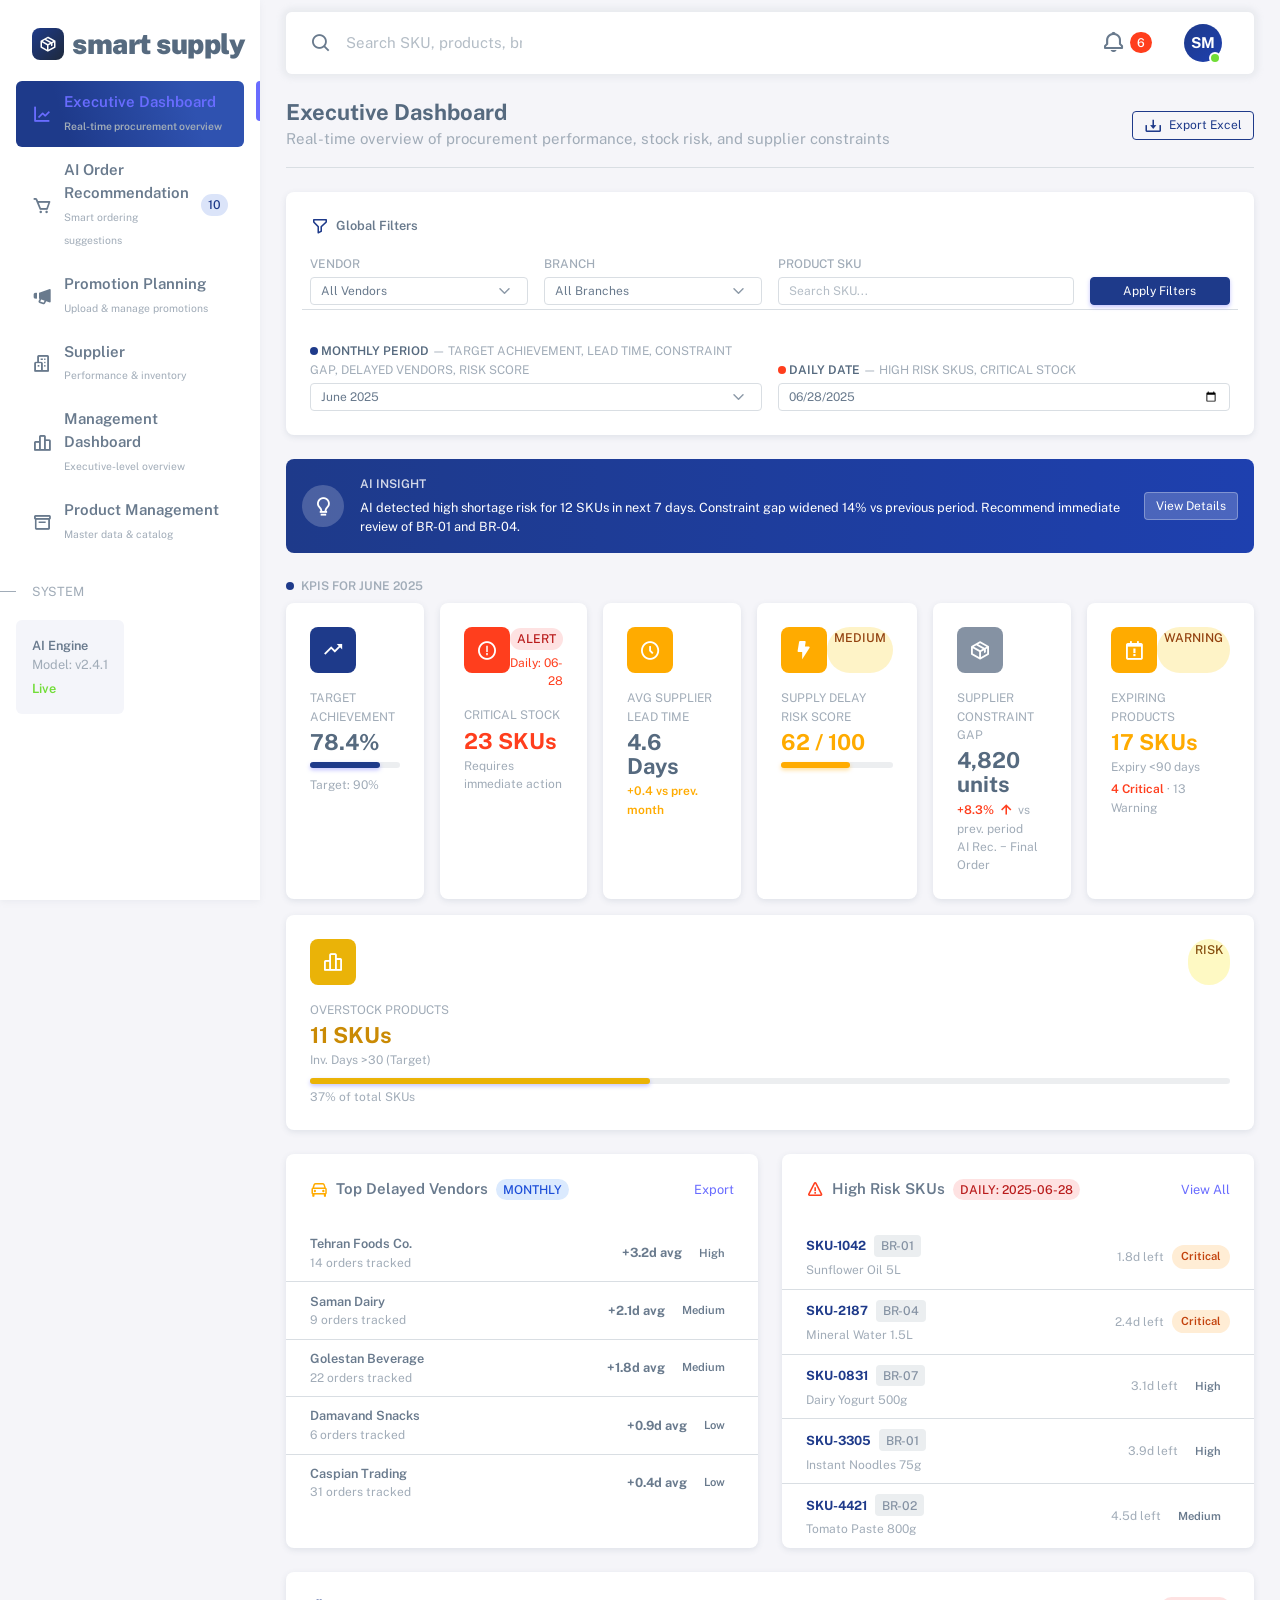
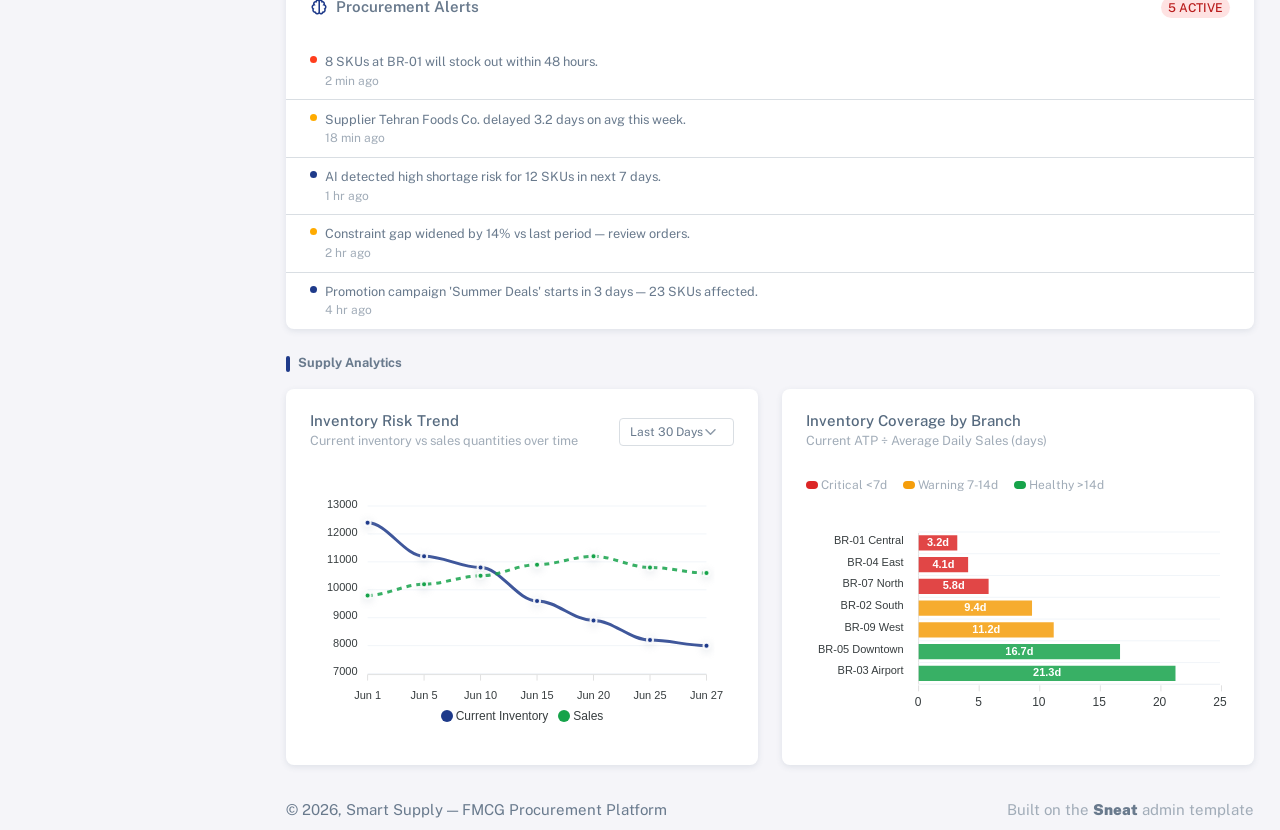
<file: html/index.html>
<!DOCTYPE html>
<html lang="en" class="light-style layout-menu-fixed" dir="ltr" data-theme="theme-default"
  data-assets-path="../assets/" data-template="vertical-menu-template-free">
  <head>
    <meta charset="utf-8" />
    <meta name="viewport" content="width=device-width, initial-scale=1.0, user-scalable=no, minimum-scale=1.0, maximum-scale=1.0" />
    <title>Executive Dashboard | Smart Supply — FMCG Procurement Platform</title>
    <meta name="description" content="Smart Supply — AI-powered FMCG procurement platform" />
    <link rel="icon" type="image/x-icon" href="../assets/img/favicon/favicon.ico" />
    <link rel="preconnect" href="https://fonts.googleapis.com" />
    <link rel="preconnect" href="https://fonts.gstatic.com" crossorigin />
    <link href="https://fonts.googleapis.com/css2?family=Public+Sans:ital,wght@0,300;0,400;0,500;0,600;0,700;1,300;1,400;1,500;1,600;1,700&display=swap" rel="stylesheet" />
    <link rel="stylesheet" href="../assets/vendor/fonts/boxicons.css" />
    <link rel="stylesheet" href="../assets/vendor/css/core.css" class="template-customizer-core-css" />
    <link rel="stylesheet" href="../assets/vendor/css/theme-default.css" class="template-customizer-theme-css" />
    <link rel="stylesheet" href="../assets/css/demo.css" />
    <link rel="stylesheet" href="../assets/vendor/libs/perfect-scrollbar/perfect-scrollbar.css" />
    <link rel="stylesheet" href="../assets/vendor/libs/apex-charts/apex-charts.css" />
    <link rel="stylesheet" href="../assets/css/custom.css" />
    
    <script src="../assets/vendor/js/helpers.js"></script>
    <script src="../assets/js/config.js"></script>
  </head>

  <body>
    <div class="layout-wrapper layout-content-navbar">
      <div class="layout-container">
        <aside id="layout-menu" class="layout-menu menu-vertical menu bg-menu-theme">
          <div class="app-brand demo">
            <a href="index.html" class="app-brand-link">
              <span class="app-brand-logo demo">
                <span class="d-flex align-items-center justify-content-center" style="width:32px;height:32px;border-radius:8px;background:linear-gradient(135deg,#1e3a8a,#1e293b);">
                  <i class="bx bx-package text-white" style="font-size:18px;"></i>
                </span>
              </span>
              <span class="app-brand-text demo menu-text fw-bolder ms-2">Smart Supply</span>
            </a>
            <a href="javascript:void(0);" class="layout-menu-toggle menu-link text-large ms-auto d-block d-xl-none">
              <i class="bx bx-chevron-left bx-sm align-middle"></i>
            </a>
          </div>

          <div class="menu-inner-shadow"></div>
          <ul class="menu-inner py-1">
            <li class="menu-item active">
              <a href="index.html" class="menu-link">
                <i class="menu-icon tf-icons bx bx-line-chart"></i>
                <div>
                  <div class="fw-semibold">Executive Dashboard</div>
                  <small class="text-muted" style="font-size:.65rem;">Real-time procurement overview</small>
                </div>
                
              </a>
            </li>
            <li class="menu-item">
              <a href="order-recommendations.html" class="menu-link">
                <i class="menu-icon tf-icons bx bx-cart"></i>
                <div>
                  <div class="fw-semibold">AI Order Recommendation</div>
                  <small class="text-muted" style="font-size:.65rem;">Smart ordering suggestions</small>
                </div>
                <span class="badge bg-label-primary rounded-pill ms-2">10</span>
              </a>
            </li>
            <li class="menu-item">
              <a href="promotion-planning.html" class="menu-link">
                <i class="menu-icon tf-icons bx bxs-megaphone"></i>
                <div>
                  <div class="fw-semibold">Promotion Planning</div>
                  <small class="text-muted" style="font-size:.65rem;">Upload & manage promotions</small>
                </div>
                
              </a>
            </li>
            <li class="menu-item">
              <a href="supplier.html" class="menu-link">
                <i class="menu-icon tf-icons bx bx-buildings"></i>
                <div>
                  <div class="fw-semibold">Supplier</div>
                  <small class="text-muted" style="font-size:.65rem;">Performance & inventory</small>
                </div>
                
              </a>
            </li>
            <li class="menu-item">
              <a href="management.html" class="menu-link">
                <i class="menu-icon tf-icons bx bx-bar-chart-alt-2"></i>
                <div>
                  <div class="fw-semibold">Management Dashboard</div>
                  <small class="text-muted" style="font-size:.65rem;">Executive-level overview</small>
                </div>
                
              </a>
            </li>
            <li class="menu-item">
              <a href="product-management.html" class="menu-link">
                <i class="menu-icon tf-icons bx bx-box"></i>
                <div>
                  <div class="fw-semibold">Product Management</div>
                  <small class="text-muted" style="font-size:.65rem;">Master data & catalog</small>
                </div>
                
              </a>
            </li>
            <li class="menu-header small text-uppercase"><span class="menu-header-text">System</span></li>
            <li class="px-3 pb-3">
              <div class="p-3 rounded" style="background:#f4f5fa;">
                <p class="mb-0 fw-semibold small">AI Engine</p>
                <p class="mb-1 text-muted small">Model: v2.4.1</p>
                <div class="d-flex align-items-center gap-1">
                  <span class="badge badge-dot bg-success"></span>
                  <span class="small text-success fw-semibold">Live</span>
                </div>
              </div>
            </li>

          </ul>
        </aside>

        <div class="layout-page">
          <nav class="layout-navbar container-xxl navbar navbar-expand-xl navbar-detached align-items-center bg-navbar-theme" id="layout-navbar">
            <div class="layout-menu-toggle navbar-nav align-items-xl-center me-3 me-xl-0 d-xl-none">
              <a class="nav-item nav-link px-0 me-xl-4" href="javascript:void(0)">
                <i class="bx bx-menu bx-sm"></i>
              </a>
            </div>
            <div class="navbar-nav-right d-flex align-items-center" id="navbar-collapse">
              <div class="navbar-nav align-items-center">
                <div class="nav-item d-flex align-items-center">
                  <i class="bx bx-search fs-4 lh-0"></i>
                  <input type="text" class="form-control border-0 shadow-none" placeholder="Search SKU, products, branches..." aria-label="Search..." />
                </div>
              </div>
              <ul class="navbar-nav flex-row align-items-center ms-auto">
                <li class="nav-item lh-1 me-3 dropdown">
                  <a class="nav-link dropdown-toggle hide-arrow position-relative" href="javascript:void(0);" data-bs-toggle="dropdown">
                    <i class="bx bx-bell bx-sm"></i>
                    <span class="badge bg-danger rounded-pill badge-notifications">6</span>
                  </a>
                  <ul class="dropdown-menu dropdown-menu-end py-0">
                    <li class="dropdown-menu-header border-bottom">
                      <div class="dropdown-header d-flex align-items-center py-3">
                        <h6 class="mb-0 me-auto">Procurement Alerts</h6>
                        <span class="badge bg-label-primary rounded-pill">6 New</span>
                      </div>
                    </li>
                    <li class="dropdown-notifications-list scrollable-container">
                      <ul class="list-group list-group-flush">
                        <li class="list-group-item list-group-item-action dropdown-notifications-item">
                          <small class="text-danger fw-semibold">8 SKUs will stock out within 48 hours</small>
                        </li>
                        <li class="list-group-item list-group-item-action dropdown-notifications-item">
                          <small class="text-warning fw-semibold">Tehran Foods Co. delayed 3.2 days avg this week</small>
                        </li>
                        <li class="list-group-item list-group-item-action dropdown-notifications-item">
                          <small class="text-info fw-semibold">High shortage risk detected for 12 SKUs</small>
                        </li>
                      </ul>
                    </li>
                  </ul>
                </li>
                <li class="nav-item navbar-dropdown dropdown-user dropdown">
                  <a class="nav-link dropdown-toggle hide-arrow" href="javascript:void(0);" data-bs-toggle="dropdown">
                    <div class="avatar avatar-online">
                      <span class="avatar-initial rounded-circle" style="background:linear-gradient(135deg,#1e3a8a,#1e40af);color:#fff;display:flex;align-items:center;justify-content:center;font-weight:700;">SM</span>
                    </div>
                  </a>
                  <ul class="dropdown-menu dropdown-menu-end">
                    <li>
                      <a class="dropdown-item" href="javascript:void(0);">
                        <div class="d-flex">
                          <div class="flex-shrink-0 me-3">
                            <div class="avatar avatar-online">
                              <span class="avatar-initial rounded-circle" style="background:linear-gradient(135deg,#1e3a8a,#1e40af);color:#fff;display:flex;align-items:center;justify-content:center;font-weight:700;">SM</span>
                            </div>
                          </div>
                          <div class="flex-grow-1">
                            <span class="fw-semibold d-block">Supply Manager</span>
                            <small class="text-muted">Procurement Team</small>
                          </div>
                        </div>
                      </a>
                    </li>
                    <li><div class="dropdown-divider"></div></li>
                    <li><a class="dropdown-item" href="javascript:void(0);"><i class="bx bx-user me-2"></i><span class="align-middle">My Profile</span></a></li>
                    <li><a class="dropdown-item" href="javascript:void(0);"><i class="bx bx-cog me-2"></i><span class="align-middle">Settings</span></a></li>
                    <li><div class="dropdown-divider"></div></li>
                    <li><a class="dropdown-item" href="javascript:void(0);"><i class="bx bx-power-off me-2"></i><span class="align-middle">Log Out</span></a></li>
                  </ul>
                </li>
              </ul>
            </div>
          </nav>

          <div class="content-wrapper">
            <div class="container-xxl flex-grow-1 container-p-y">

              <!-- Header -->
              <div class="d-flex align-items-center justify-content-between pb-3 mb-4 border-bottom">
                <div>
                  <h4 class="fw-bold mb-1">Executive Dashboard</h4>
                  <p class="text-muted mb-0">Real-time overview of procurement performance, stock risk, and supplier constraints</p>
                </div>
                <button class="btn btn-outline-primary btn-sm"><i class="bx bx-download me-1"></i> Export Excel</button>
              </div>

              <!-- Global Filters -->
              <div class="card mb-4">
                <div class="card-body">
                  <div class="d-flex align-items-center gap-2 mb-3">
                    <i class="bx bx-filter-alt text-primary"></i>
                    <span class="fw-semibold small">Global Filters</span>
                  </div>
                  <div class="row g-3 align-items-end">
                    <div class="col-md-3">
                      <label class="form-label text-xs text-muted mb-1">Vendor</label>
                      <select class="form-select form-select-sm">
                        <option>All Vendors</option>
                        <option>Tehran Foods Co.</option>
                        <option>Saman Dairy</option>
                        <option>Golestan Beverage</option>
                      </select>
                    </div>
                    <div class="col-md-3">
                      <label class="form-label text-xs text-muted mb-1">Branch</label>
                      <select class="form-select form-select-sm">
                        <option>All Branches</option>
                        <option>BR-01 Central</option>
                        <option>BR-04 East</option>
                        <option>BR-07 North</option>
                      </select>
                    </div>
                    <div class="col-md-4">
                      <label class="form-label text-xs text-muted mb-1">Product SKU</label>
                      <input type="text" class="form-control form-control-sm" placeholder="Search SKU..." />
                    </div>
                    <div class="col-md-2 d-flex gap-2">
                      <button class="btn btn-primary btn-sm w-100">Apply Filters</button>
                    </div>
                  </div>
                  <div class="row g-3 align-items-end mt-1 pt-3 border-top">
                    <div class="col-md-6">
                      <label class="form-label text-xs fw-semibold text-uppercase mb-1">
                        <span class="badge-dot bg-primary d-inline-block rounded-circle" style="width:8px;height:8px;"></span>
                        Monthly Period
                        <span class="text-muted fw-normal text-normal">— Target Achievement, Lead Time, Constraint Gap, Delayed Vendors, Risk Score</span>
                      </label>
                      <select class="form-select form-select-sm">
                        <option>June 2025</option>
                        <option>May 2025</option>
                        <option>April 2025</option>
                        <option>Q2 2025</option>
                      </select>
                    </div>
                    <div class="col-md-6">
                      <label class="form-label text-xs fw-semibold text-uppercase mb-1">
                        <span class="badge-dot bg-danger d-inline-block rounded-circle" style="width:8px;height:8px;"></span>
                        Daily Date
                        <span class="text-muted fw-normal text-normal">— High Risk SKUs, Critical Stock</span>
                      </label>
                      <input type="date" class="form-control form-control-sm" value="2025-06-28" />
                    </div>
                  </div>
                </div>
              </div>

              <!-- AI Insight Banner -->
              <div class="ai-insight-banner p-3 d-flex align-items-center gap-3 mb-4">
                <div class="d-flex align-items-center justify-content-center rounded-circle flex-shrink-0" style="width:42px;height:42px;background:rgba(255,255,255,.2);">
                  <i class="bx bx-bulb fs-4"></i>
                </div>
                <div class="flex-grow-1">
                  <p class="text-xs fw-semibold text-uppercase mb-1" style="opacity:.8;">AI Insight</p>
                  <p class="mb-0 small">AI detected high shortage risk for 12 SKUs in next 7 days. Constraint gap widened 14% vs previous period. Recommend immediate review of BR-01 and BR-04.</p>
                </div>
                <button class="btn btn-sm flex-shrink-0" style="background:rgba(255,255,255,.2);color:#fff;border:1px solid rgba(255,255,255,.3);">View Details</button>
              </div>

              <!-- 7 KPI Cards -->
              <p class="text-xs fw-semibold text-uppercase text-muted mb-2">
                <span class="badge-dot bg-primary d-inline-block rounded-circle me-1" style="width:8px;height:8px;"></span>
                KPIs for June 2025
              </p>
              <div class="row g-3 mb-4">
                <div class="col-sm-6 col-lg-3 col-xl">
                  <div class="card h-100">
                    <div class="card-body">
                      <div class="kpi-icon-tile bg-primary mb-3"><i class="bx bx-trending-up text-white fs-4"></i></div>
                      <p class="text-xs text-muted text-uppercase mb-1">Target Achievement</p>
                      <h4 class="fw-bold mb-2">78.4%</h4>
                      <div class="progress" style="height:6px;"><div class="progress-bar" style="width:78.4%"></div></div>
                      <p class="text-xs text-muted mt-2 mb-0">Target: 90%</p>
                    </div>
                  </div>
                </div>
                <div class="col-sm-6 col-lg-3 col-xl">
                  <div class="card h-100 border-danger-subtle">
                    <div class="card-body">
                      <div class="d-flex justify-content-between mb-3">
                        <div class="kpi-icon-tile bg-danger"><i class="bx bx-error-circle text-white fs-4"></i></div>
                        <div class="text-end">
                          <span class="badge badge-soft-danger rounded-pill mb-1">Alert</span>
                          <p class="text-xs text-danger mb-0">Daily: 06-28</p>
                        </div>
                      </div>
                      <p class="text-xs text-muted text-uppercase mb-1">Critical Stock</p>
                      <h4 class="fw-bold text-danger mb-1">23 SKUs</h4>
                      <p class="text-xs text-muted mb-0">Requires immediate action</p>
                    </div>
                  </div>
                </div>
                <div class="col-sm-6 col-lg-3 col-xl">
                  <div class="card h-100">
                    <div class="card-body">
                      <div class="kpi-icon-tile bg-warning mb-3"><i class="bx bx-time-five text-white fs-4"></i></div>
                      <p class="text-xs text-muted text-uppercase mb-1">Avg Supplier Lead Time</p>
                      <h4 class="fw-bold mb-1">4.6 Days</h4>
                      <p class="text-xs text-warning fw-semibold mb-0">+0.4 vs prev. month</p>
                    </div>
                  </div>
                </div>
                <div class="col-sm-6 col-lg-3 col-xl">
                  <div class="card h-100 border-warning-subtle" title="AI-computed risk score (0-100)">
                    <div class="card-body">
                      <div class="d-flex justify-content-between mb-3">
                        <div class="kpi-icon-tile bg-warning"><i class="bx bxs-bolt text-white fs-4"></i></div>
                        <span class="badge badge-soft-warning rounded-pill">Medium</span>
                      </div>
                      <p class="text-xs text-muted text-uppercase mb-1">Supply Delay Risk Score</p>
                      <h4 class="fw-bold text-warning mb-2">62 / 100</h4>
                      <div class="progress" style="height:6px;"><div class="progress-bar bg-warning" style="width:62%"></div></div>
                    </div>
                  </div>
                </div>
                <div class="col-sm-6 col-lg-3 col-xl">
                  <div class="card h-100" title="Ordering gap caused by supplier capacity limitations.">
                    <div class="card-body">
                      <div class="kpi-icon-tile bg-secondary mb-3"><i class="bx bx-package text-white fs-4"></i></div>
                      <p class="text-xs text-muted text-uppercase mb-1">Supplier Constraint Gap</p>
                      <h4 class="fw-bold mb-1">4,820 units</h4>
                      <p class="text-xs mb-0"><span class="text-danger fw-semibold">+8.3% <i class="bx bx-up-arrow-alt"></i></span> <span class="text-muted">vs prev. period</span></p>
                      <p class="text-xs text-muted mb-0">AI Rec. − Final Order</p>
                    </div>
                  </div>
                </div>
                <div class="col-sm-6 col-lg-3 col-xl" title="SKUs with expiry date within 90 days">
                  <div class="card h-100 border-warning-subtle">
                    <div class="card-body">
                      <div class="d-flex justify-content-between mb-3">
                        <div class="kpi-icon-tile bg-warning"><i class="bx bx-calendar-exclamation text-white fs-4"></i></div>
                        <span class="badge badge-soft-warning rounded-pill">Warning</span>
                      </div>
                      <p class="text-xs text-muted text-uppercase mb-1">Expiring Products</p>
                      <h4 class="fw-bold text-warning mb-1">17 SKUs</h4>
                      <p class="text-xs text-muted mb-1">Expiry &lt;90 days</p>
                      <p class="text-xs mb-0"><span class="text-danger fw-semibold">4 Critical</span> <span class="text-muted">· 13 Warning</span></p>
                    </div>
                  </div>
                </div>
                <div class="col-sm-6 col-lg-3 col-xl" title="Products with target-based inventory days above 30">
                  <div class="card h-100 border-warning-subtle">
                    <div class="card-body">
                      <div class="d-flex justify-content-between mb-3">
                        <div class="kpi-icon-tile" style="background:#eab308;"><i class="bx bx-bar-chart-alt-2 text-white fs-4"></i></div>
                        <span class="badge rounded-pill" style="background:#fef9c3;color:#854d0e;">Risk</span>
                      </div>
                      <p class="text-xs text-muted text-uppercase mb-1">Overstock Products</p>
                      <h4 class="fw-bold mb-1" style="color:#ca8a04;">11 SKUs</h4>
                      <p class="text-xs text-muted mb-2">Inv. Days &gt;30 (Target)</p>
                      <div class="progress" style="height:6px;"><div class="progress-bar" style="width:37%;background:#eab308;"></div></div>
                      <p class="text-xs text-muted mt-1 mb-0">37% of total SKUs</p>
                    </div>
                  </div>
                </div>
              </div>

              <!-- Two-column widgets -->
              <div class="row g-4 mb-4">
                <div class="col-lg-6">
                  <div class="card h-100">
                    <div class="card-header d-flex align-items-center justify-content-between">
                      <div class="d-flex align-items-center gap-2">
                        <i class="bx bx-car text-warning"></i>
                        <span class="fw-semibold">Top Delayed Vendors</span>
                        <span class="badge badge-soft-info rounded-pill">Monthly</span>
                      </div>
                      <a href="javascript:void(0)" class="small">Export</a>
                    </div>
                    <ul class="list-group list-group-flush">
                                            <li class="list-group-item d-flex align-items-center justify-content-between">
                        <div>
                          <p class="mb-0 fw-semibold small">Tehran Foods Co.</p>
                          <p class="mb-0 text-xs text-muted">14 orders tracked</p>
                        </div>
                        <div class="d-flex align-items-center gap-2">
                          <span class="small fw-bold">+3.2d avg</span>
                          <span class="risk-badge risk-high">High</span>
                        </div>
                      </li>
                      <li class="list-group-item d-flex align-items-center justify-content-between">
                        <div>
                          <p class="mb-0 fw-semibold small">Saman Dairy</p>
                          <p class="mb-0 text-xs text-muted">9 orders tracked</p>
                        </div>
                        <div class="d-flex align-items-center gap-2">
                          <span class="small fw-bold">+2.1d avg</span>
                          <span class="risk-badge risk-medium">Medium</span>
                        </div>
                      </li>
                      <li class="list-group-item d-flex align-items-center justify-content-between">
                        <div>
                          <p class="mb-0 fw-semibold small">Golestan Beverage</p>
                          <p class="mb-0 text-xs text-muted">22 orders tracked</p>
                        </div>
                        <div class="d-flex align-items-center gap-2">
                          <span class="small fw-bold">+1.8d avg</span>
                          <span class="risk-badge risk-medium">Medium</span>
                        </div>
                      </li>
                      <li class="list-group-item d-flex align-items-center justify-content-between">
                        <div>
                          <p class="mb-0 fw-semibold small">Damavand Snacks</p>
                          <p class="mb-0 text-xs text-muted">6 orders tracked</p>
                        </div>
                        <div class="d-flex align-items-center gap-2">
                          <span class="small fw-bold">+0.9d avg</span>
                          <span class="risk-badge risk-low">Low</span>
                        </div>
                      </li>
                      <li class="list-group-item d-flex align-items-center justify-content-between">
                        <div>
                          <p class="mb-0 fw-semibold small">Caspian Trading</p>
                          <p class="mb-0 text-xs text-muted">31 orders tracked</p>
                        </div>
                        <div class="d-flex align-items-center gap-2">
                          <span class="small fw-bold">+0.4d avg</span>
                          <span class="risk-badge risk-low">Low</span>
                        </div>
                      </li>

                    </ul>
                  </div>
                </div>
                <div class="col-lg-6">
                  <div class="card h-100">
                    <div class="card-header d-flex align-items-center justify-content-between">
                      <div class="d-flex align-items-center gap-2">
                        <i class="bx bx-error text-danger"></i>
                        <span class="fw-semibold">High Risk SKUs</span>
                        <span class="badge badge-soft-danger rounded-pill">Daily: 2025-06-28</span>
                      </div>
                      <a href="javascript:void(0)" class="small">View All</a>
                    </div>
                    <ul class="list-group list-group-flush">
                                            <li class="list-group-item d-flex align-items-center justify-content-between">
                        <div>
                          <span class="fw-bold text-primary small">SKU-1042</span>
                          <span class="badge bg-label-secondary ms-1">BR-01</span>
                          <p class="mb-0 text-xs text-muted mt-1">Sunflower Oil 5L</p>
                        </div>
                        <div class="d-flex align-items-center gap-2">
                          <span class="text-xs text-muted">1.8d left</span>
                          <span class="risk-badge risk-critical">Critical</span>
                        </div>
                      </li>
                      <li class="list-group-item d-flex align-items-center justify-content-between">
                        <div>
                          <span class="fw-bold text-primary small">SKU-2187</span>
                          <span class="badge bg-label-secondary ms-1">BR-04</span>
                          <p class="mb-0 text-xs text-muted mt-1">Mineral Water 1.5L</p>
                        </div>
                        <div class="d-flex align-items-center gap-2">
                          <span class="text-xs text-muted">2.4d left</span>
                          <span class="risk-badge risk-critical">Critical</span>
                        </div>
                      </li>
                      <li class="list-group-item d-flex align-items-center justify-content-between">
                        <div>
                          <span class="fw-bold text-primary small">SKU-0831</span>
                          <span class="badge bg-label-secondary ms-1">BR-07</span>
                          <p class="mb-0 text-xs text-muted mt-1">Dairy Yogurt 500g</p>
                        </div>
                        <div class="d-flex align-items-center gap-2">
                          <span class="text-xs text-muted">3.1d left</span>
                          <span class="risk-badge risk-high">High</span>
                        </div>
                      </li>
                      <li class="list-group-item d-flex align-items-center justify-content-between">
                        <div>
                          <span class="fw-bold text-primary small">SKU-3305</span>
                          <span class="badge bg-label-secondary ms-1">BR-01</span>
                          <p class="mb-0 text-xs text-muted mt-1">Instant Noodles 75g</p>
                        </div>
                        <div class="d-flex align-items-center gap-2">
                          <span class="text-xs text-muted">3.9d left</span>
                          <span class="risk-badge risk-high">High</span>
                        </div>
                      </li>
                      <li class="list-group-item d-flex align-items-center justify-content-between">
                        <div>
                          <span class="fw-bold text-primary small">SKU-4421</span>
                          <span class="badge bg-label-secondary ms-1">BR-02</span>
                          <p class="mb-0 text-xs text-muted mt-1">Tomato Paste 800g</p>
                        </div>
                        <div class="d-flex align-items-center gap-2">
                          <span class="text-xs text-muted">4.5d left</span>
                          <span class="risk-badge risk-medium">Medium</span>
                        </div>
                      </li>

                    </ul>
                  </div>
                </div>
              </div>

              <!-- Procurement Alerts -->
              <div class="card mb-4">
                <div class="card-header d-flex align-items-center justify-content-between">
                  <div class="d-flex align-items-center gap-2">
                    <i class="bx bx-brain text-primary"></i>
                    <span class="fw-semibold">Procurement Alerts</span>
                  </div>
                  <span class="badge badge-soft-danger rounded-pill">5 active</span>
                </div>
                <ul class="list-group list-group-flush">
                                    <li class="list-group-item d-flex align-items-start gap-2">
                    <span class="rounded-circle bg-danger flex-shrink-0 mt-1" style="width:7px;height:7px;"></span>
                    <div>
                      <p class="mb-0 small">8 SKUs at BR-01 will stock out within 48 hours.</p>
                      <p class="mb-0 text-xs text-muted">2 min ago</p>
                    </div>
                  </li>
                  <li class="list-group-item d-flex align-items-start gap-2">
                    <span class="rounded-circle bg-warning flex-shrink-0 mt-1" style="width:7px;height:7px;"></span>
                    <div>
                      <p class="mb-0 small">Supplier Tehran Foods Co. delayed 3.2 days on avg this week.</p>
                      <p class="mb-0 text-xs text-muted">18 min ago</p>
                    </div>
                  </li>
                  <li class="list-group-item d-flex align-items-start gap-2">
                    <span class="rounded-circle bg-primary flex-shrink-0 mt-1" style="width:7px;height:7px;"></span>
                    <div>
                      <p class="mb-0 small">AI detected high shortage risk for 12 SKUs in next 7 days.</p>
                      <p class="mb-0 text-xs text-muted">1 hr ago</p>
                    </div>
                  </li>
                  <li class="list-group-item d-flex align-items-start gap-2">
                    <span class="rounded-circle bg-warning flex-shrink-0 mt-1" style="width:7px;height:7px;"></span>
                    <div>
                      <p class="mb-0 small">Constraint gap widened by 14% vs last period — review orders.</p>
                      <p class="mb-0 text-xs text-muted">2 hr ago</p>
                    </div>
                  </li>
                  <li class="list-group-item d-flex align-items-start gap-2">
                    <span class="rounded-circle bg-primary flex-shrink-0 mt-1" style="width:7px;height:7px;"></span>
                    <div>
                      <p class="mb-0 small">Promotion campaign 'Summer Deals' starts in 3 days — 23 SKUs affected.</p>
                      <p class="mb-0 text-xs text-muted">4 hr ago</p>
                    </div>
                  </li>

                </ul>
              </div>

              <!-- Supply Analytics -->
              <p class="fw-bold small mb-3"><span class="d-inline-block bg-primary rounded-pill me-2" style="width:4px;height:16px;vertical-align:middle;"></span>Supply Analytics</p>
              <div class="row g-4">
                <div class="col-lg-6">
                  <div class="card h-100">
                    <div class="card-header d-flex align-items-center justify-content-between">
                      <div>
                        <h6 class="mb-0">Inventory Risk Trend</h6>
                        <small class="text-muted">Current inventory vs sales quantities over time</small>
                      </div>
                      <select class="form-select form-select-sm w-auto">
                        <option>Last 7 Days</option>
                        <option selected>Last 30 Days</option>
                        <option>Last 90 Days</option>
                      </select>
                    </div>
                    <div class="card-body">
                      <div id="chartInventoryRisk"></div>
                    </div>
                  </div>
                </div>
                <div class="col-lg-6">
                  <div class="card h-100">
                    <div class="card-header">
                      <h6 class="mb-0">Inventory Coverage by Branch</h6>
                      <small class="text-muted">Current ATP ÷ Average Daily Sales (days)</small>
                    </div>
                    <div class="card-body">
                      <div class="d-flex gap-3 text-xs text-muted mb-2">
                        <span><span class="d-inline-block rounded" style="width:12px;height:8px;background:#dc2626;"></span> Critical &lt;7d</span>
                        <span><span class="d-inline-block rounded" style="width:12px;height:8px;background:#f59e0b;"></span> Warning 7-14d</span>
                        <span><span class="d-inline-block rounded" style="width:12px;height:8px;background:#16a34a;"></span> Healthy &gt;14d</span>
                      </div>
                      <div id="chartCoverage"></div>
                    </div>
                  </div>
                </div>
              </div>

            </div>
            <footer class="content-footer footer bg-footer-theme">
              <div class="container-xxl d-flex flex-wrap justify-content-between py-2 flex-md-row flex-column">
                <div class="mb-2 mb-md-0">
                  © <script>document.write(new Date().getFullYear());</script>, Smart Supply — FMCG Procurement Platform
                </div>
                <div>
                  <span class="text-muted">Built on the</span>
                  <a href="https://themeselection.com/products/sneat-bootstrap-html-admin-template/" target="_blank" class="footer-link fw-bolder">Sneat</a>
                  <span class="text-muted">admin template</span>
                </div>
              </div>
            </footer>

            <div class="content-backdrop fade"></div>
          </div>
        </div>
      </div>
      <div class="layout-overlay layout-menu-toggle"></div>
    </div>

    <script src="../assets/vendor/libs/jquery/jquery.js"></script>
    <script src="../assets/vendor/libs/popper/popper.js"></script>
    <script src="../assets/vendor/js/bootstrap.js"></script>
    <script src="../assets/vendor/libs/perfect-scrollbar/perfect-scrollbar.js"></script>
    <script src="../assets/vendor/js/menu.js"></script>
    <script src="../assets/vendor/libs/apex-charts/apexcharts.js"></script>
    <script src="../assets/js/main.js"></script>

    <script>
      const tt = { style: { fontSize: '12px' } };
      new ApexCharts(document.querySelector("#chartInventoryRisk"), {
        chart: { type: 'line', height: 250, toolbar: { show: false } },
        series: [
          { name: 'Current Inventory', data: [12400, 11200, 10800, 9600, 8900, 8200, 8000] },
          { name: 'Sales', data: [9800, 10200, 10500, 10900, 11200, 10800, 10600] }
        ],
        xaxis: { categories: ['Jun 1','Jun 5','Jun 10','Jun 15','Jun 20','Jun 25','Jun 27'], labels: { style: { fontSize: '11px' } } },
        colors: ['#1e3a8a', '#16a34a'],
        stroke: { width: [3, 3], dashArray: [0, 5], curve: 'smooth' },
        markers: { size: 3 },
        legend: { fontSize: '12px' },
        grid: { borderColor: '#f1f5f9' }
      }).render();

      new ApexCharts(document.querySelector("#chartCoverage"), {
        chart: { type: 'bar', height: 220, toolbar: { show: false } },
        series: [{ name: 'Coverage (days)', data: [3.2, 4.1, 5.8, 9.4, 11.2, 16.7, 21.3] }],
        xaxis: { categories: ['BR-01 Central','BR-04 East','BR-07 North','BR-02 South','BR-09 West','BR-05 Downtown','BR-03 Airport'] },
        plotOptions: { bar: { horizontal: true, borderRadius: 4, distributed: true } },
        colors: [3.2,4.1,5.8,9.4,11.2,16.7,21.3].map(d => d < 7 ? '#dc2626' : d <= 14 ? '#f59e0b' : '#16a34a'),
        legend: { show: false },
        grid: { borderColor: '#f1f5f9' },
        dataLabels: { enabled: true, formatter: v => v + 'd', style: { fontSize: '11px' } }
      }).render();
    </script>

  </body>
</html>
</file>
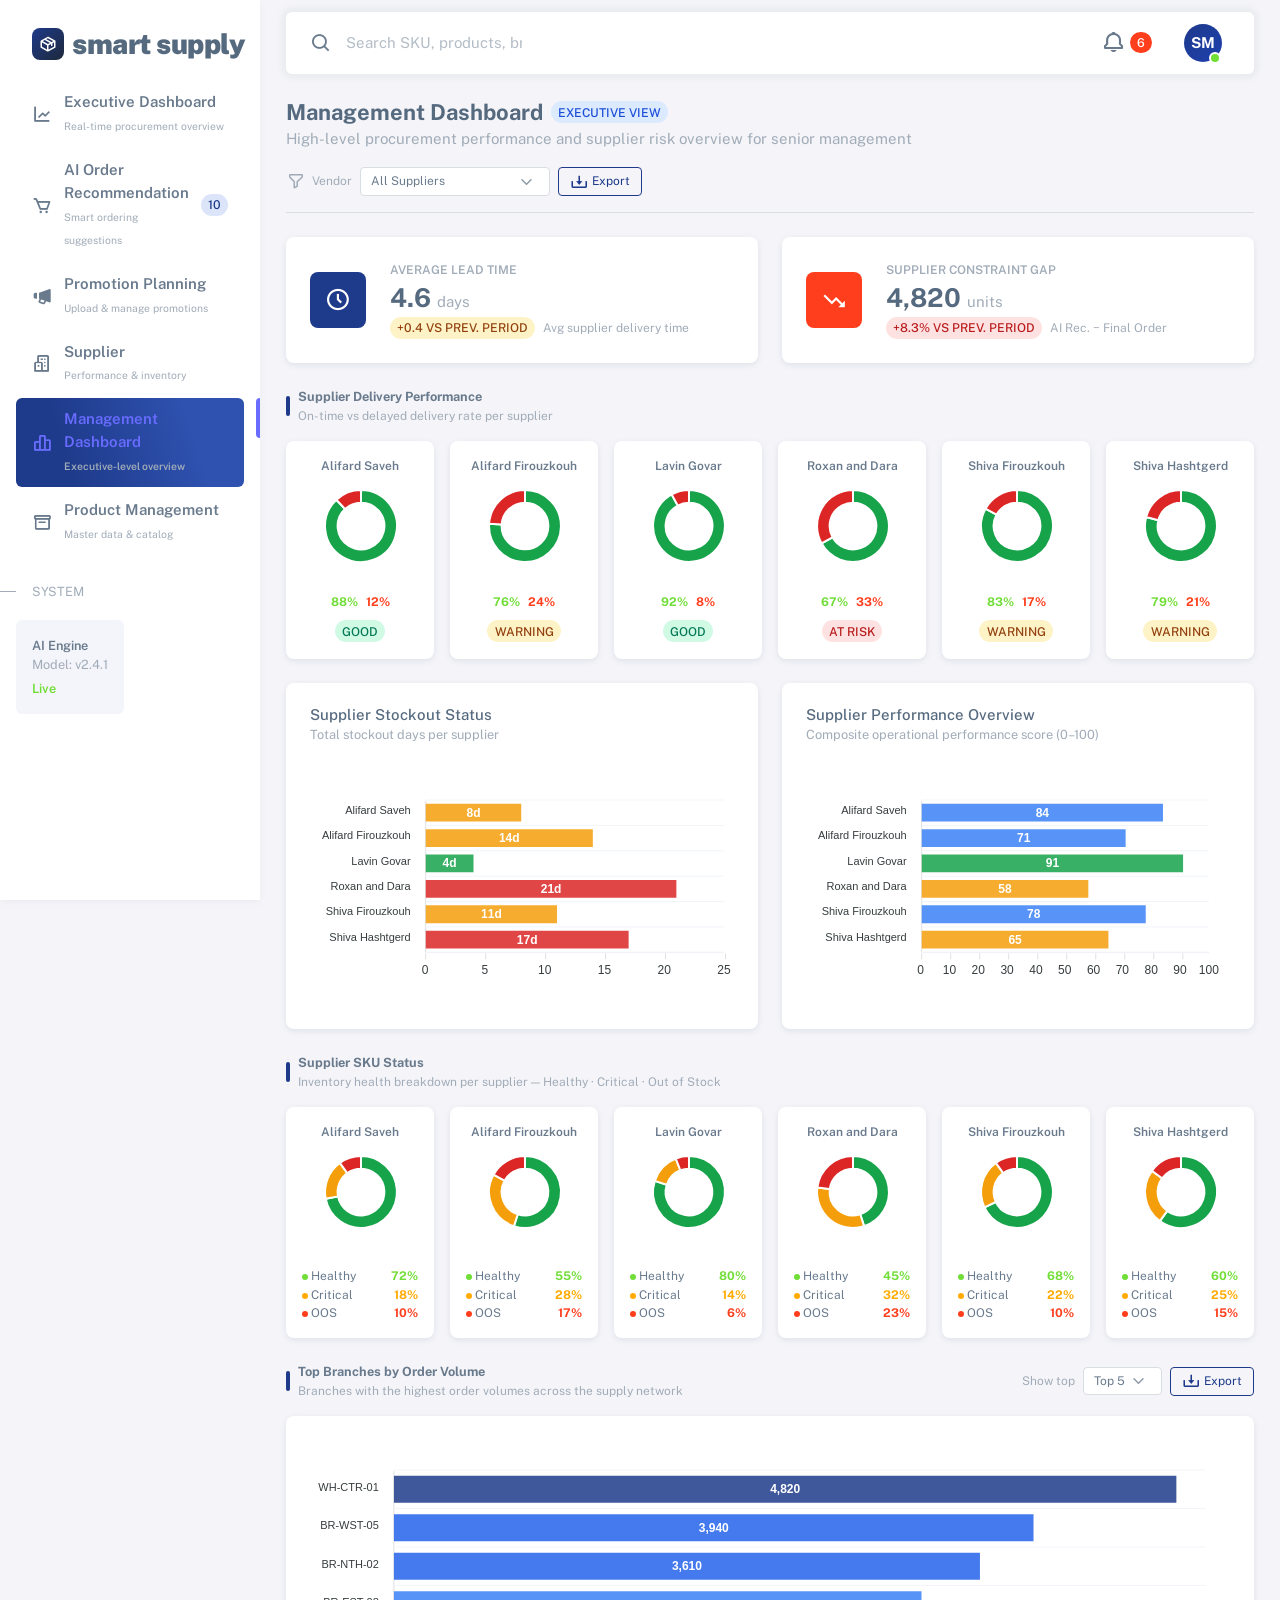
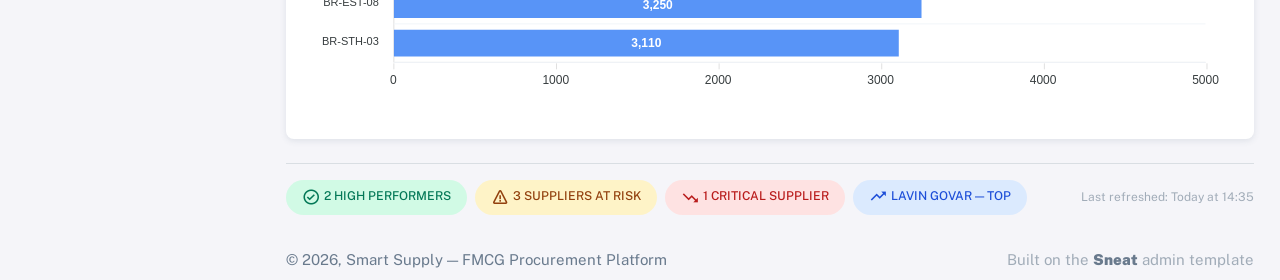
<file: html/management.html>
<!DOCTYPE html>
<html lang="en" class="light-style layout-menu-fixed" dir="ltr" data-theme="theme-default"
  data-assets-path="../assets/" data-template="vertical-menu-template-free">
  <head>
    <meta charset="utf-8" />
    <meta name="viewport" content="width=device-width, initial-scale=1.0, user-scalable=no, minimum-scale=1.0, maximum-scale=1.0" />
    <title>Management Dashboard | Smart Supply — FMCG Procurement Platform</title>
    <meta name="description" content="Smart Supply — AI-powered FMCG procurement platform" />
    <link rel="icon" type="image/x-icon" href="../assets/img/favicon/favicon.ico" />
    <link rel="preconnect" href="https://fonts.googleapis.com" />
    <link rel="preconnect" href="https://fonts.gstatic.com" crossorigin />
    <link href="https://fonts.googleapis.com/css2?family=Public+Sans:ital,wght@0,300;0,400;0,500;0,600;0,700;1,300;1,400;1,500;1,600;1,700&display=swap" rel="stylesheet" />
    <link rel="stylesheet" href="../assets/vendor/fonts/boxicons.css" />
    <link rel="stylesheet" href="../assets/vendor/css/core.css" class="template-customizer-core-css" />
    <link rel="stylesheet" href="../assets/vendor/css/theme-default.css" class="template-customizer-theme-css" />
    <link rel="stylesheet" href="../assets/css/demo.css" />
    <link rel="stylesheet" href="../assets/vendor/libs/perfect-scrollbar/perfect-scrollbar.css" />
    <link rel="stylesheet" href="../assets/vendor/libs/apex-charts/apex-charts.css" />
    <link rel="stylesheet" href="../assets/css/custom.css" />
    
    <script src="../assets/vendor/js/helpers.js"></script>
    <script src="../assets/js/config.js"></script>
  </head>

  <body>
    <div class="layout-wrapper layout-content-navbar">
      <div class="layout-container">
        <aside id="layout-menu" class="layout-menu menu-vertical menu bg-menu-theme">
          <div class="app-brand demo">
            <a href="index.html" class="app-brand-link">
              <span class="app-brand-logo demo">
                <span class="d-flex align-items-center justify-content-center" style="width:32px;height:32px;border-radius:8px;background:linear-gradient(135deg,#1e3a8a,#1e293b);">
                  <i class="bx bx-package text-white" style="font-size:18px;"></i>
                </span>
              </span>
              <span class="app-brand-text demo menu-text fw-bolder ms-2">Smart Supply</span>
            </a>
            <a href="javascript:void(0);" class="layout-menu-toggle menu-link text-large ms-auto d-block d-xl-none">
              <i class="bx bx-chevron-left bx-sm align-middle"></i>
            </a>
          </div>

          <div class="menu-inner-shadow"></div>
          <ul class="menu-inner py-1">
            <li class="menu-item">
              <a href="index.html" class="menu-link">
                <i class="menu-icon tf-icons bx bx-line-chart"></i>
                <div>
                  <div class="fw-semibold">Executive Dashboard</div>
                  <small class="text-muted" style="font-size:.65rem;">Real-time procurement overview</small>
                </div>
                
              </a>
            </li>
            <li class="menu-item">
              <a href="order-recommendations.html" class="menu-link">
                <i class="menu-icon tf-icons bx bx-cart"></i>
                <div>
                  <div class="fw-semibold">AI Order Recommendation</div>
                  <small class="text-muted" style="font-size:.65rem;">Smart ordering suggestions</small>
                </div>
                <span class="badge bg-label-primary rounded-pill ms-2">10</span>
              </a>
            </li>
            <li class="menu-item">
              <a href="promotion-planning.html" class="menu-link">
                <i class="menu-icon tf-icons bx bxs-megaphone"></i>
                <div>
                  <div class="fw-semibold">Promotion Planning</div>
                  <small class="text-muted" style="font-size:.65rem;">Upload & manage promotions</small>
                </div>
                
              </a>
            </li>
            <li class="menu-item">
              <a href="supplier.html" class="menu-link">
                <i class="menu-icon tf-icons bx bx-buildings"></i>
                <div>
                  <div class="fw-semibold">Supplier</div>
                  <small class="text-muted" style="font-size:.65rem;">Performance & inventory</small>
                </div>
                
              </a>
            </li>
            <li class="menu-item active">
              <a href="management.html" class="menu-link">
                <i class="menu-icon tf-icons bx bx-bar-chart-alt-2"></i>
                <div>
                  <div class="fw-semibold">Management Dashboard</div>
                  <small class="text-muted" style="font-size:.65rem;">Executive-level overview</small>
                </div>
                
              </a>
            </li>
            <li class="menu-item">
              <a href="product-management.html" class="menu-link">
                <i class="menu-icon tf-icons bx bx-box"></i>
                <div>
                  <div class="fw-semibold">Product Management</div>
                  <small class="text-muted" style="font-size:.65rem;">Master data & catalog</small>
                </div>
                
              </a>
            </li>
            <li class="menu-header small text-uppercase"><span class="menu-header-text">System</span></li>
            <li class="px-3 pb-3">
              <div class="p-3 rounded" style="background:#f4f5fa;">
                <p class="mb-0 fw-semibold small">AI Engine</p>
                <p class="mb-1 text-muted small">Model: v2.4.1</p>
                <div class="d-flex align-items-center gap-1">
                  <span class="badge badge-dot bg-success"></span>
                  <span class="small text-success fw-semibold">Live</span>
                </div>
              </div>
            </li>

          </ul>
        </aside>

        <div class="layout-page">
          <nav class="layout-navbar container-xxl navbar navbar-expand-xl navbar-detached align-items-center bg-navbar-theme" id="layout-navbar">
            <div class="layout-menu-toggle navbar-nav align-items-xl-center me-3 me-xl-0 d-xl-none">
              <a class="nav-item nav-link px-0 me-xl-4" href="javascript:void(0)">
                <i class="bx bx-menu bx-sm"></i>
              </a>
            </div>
            <div class="navbar-nav-right d-flex align-items-center" id="navbar-collapse">
              <div class="navbar-nav align-items-center">
                <div class="nav-item d-flex align-items-center">
                  <i class="bx bx-search fs-4 lh-0"></i>
                  <input type="text" class="form-control border-0 shadow-none" placeholder="Search SKU, products, branches..." aria-label="Search..." />
                </div>
              </div>
              <ul class="navbar-nav flex-row align-items-center ms-auto">
                <li class="nav-item lh-1 me-3 dropdown">
                  <a class="nav-link dropdown-toggle hide-arrow position-relative" href="javascript:void(0);" data-bs-toggle="dropdown">
                    <i class="bx bx-bell bx-sm"></i>
                    <span class="badge bg-danger rounded-pill badge-notifications">6</span>
                  </a>
                  <ul class="dropdown-menu dropdown-menu-end py-0">
                    <li class="dropdown-menu-header border-bottom">
                      <div class="dropdown-header d-flex align-items-center py-3">
                        <h6 class="mb-0 me-auto">Procurement Alerts</h6>
                        <span class="badge bg-label-primary rounded-pill">6 New</span>
                      </div>
                    </li>
                    <li class="dropdown-notifications-list scrollable-container">
                      <ul class="list-group list-group-flush">
                        <li class="list-group-item list-group-item-action dropdown-notifications-item">
                          <small class="text-danger fw-semibold">8 SKUs will stock out within 48 hours</small>
                        </li>
                        <li class="list-group-item list-group-item-action dropdown-notifications-item">
                          <small class="text-warning fw-semibold">Tehran Foods Co. delayed 3.2 days avg this week</small>
                        </li>
                        <li class="list-group-item list-group-item-action dropdown-notifications-item">
                          <small class="text-info fw-semibold">High shortage risk detected for 12 SKUs</small>
                        </li>
                      </ul>
                    </li>
                  </ul>
                </li>
                <li class="nav-item navbar-dropdown dropdown-user dropdown">
                  <a class="nav-link dropdown-toggle hide-arrow" href="javascript:void(0);" data-bs-toggle="dropdown">
                    <div class="avatar avatar-online">
                      <span class="avatar-initial rounded-circle" style="background:linear-gradient(135deg,#1e3a8a,#1e40af);color:#fff;display:flex;align-items:center;justify-content:center;font-weight:700;">SM</span>
                    </div>
                  </a>
                  <ul class="dropdown-menu dropdown-menu-end">
                    <li>
                      <a class="dropdown-item" href="javascript:void(0);">
                        <div class="d-flex">
                          <div class="flex-shrink-0 me-3">
                            <div class="avatar avatar-online">
                              <span class="avatar-initial rounded-circle" style="background:linear-gradient(135deg,#1e3a8a,#1e40af);color:#fff;display:flex;align-items:center;justify-content:center;font-weight:700;">SM</span>
                            </div>
                          </div>
                          <div class="flex-grow-1">
                            <span class="fw-semibold d-block">Supply Manager</span>
                            <small class="text-muted">Procurement Team</small>
                          </div>
                        </div>
                      </a>
                    </li>
                    <li><div class="dropdown-divider"></div></li>
                    <li><a class="dropdown-item" href="javascript:void(0);"><i class="bx bx-user me-2"></i><span class="align-middle">My Profile</span></a></li>
                    <li><a class="dropdown-item" href="javascript:void(0);"><i class="bx bx-cog me-2"></i><span class="align-middle">Settings</span></a></li>
                    <li><div class="dropdown-divider"></div></li>
                    <li><a class="dropdown-item" href="javascript:void(0);"><i class="bx bx-power-off me-2"></i><span class="align-middle">Log Out</span></a></li>
                  </ul>
                </li>
              </ul>
            </div>
          </nav>

          <div class="content-wrapper">
            <div class="container-xxl flex-grow-1 container-p-y">

              <div class="d-flex align-items-start justify-content-between pb-3 mb-4 border-bottom flex-wrap gap-3">
                <div>
                  <div class="d-flex align-items-center gap-2 mb-1">
                    <h4 class="fw-bold mb-0">Management Dashboard</h4>
                    <span class="badge badge-soft-info rounded-pill">Executive View</span>
                  </div>
                  <p class="text-muted mb-0">High-level procurement performance and supplier risk overview for senior management</p>
                </div>
                <div class="d-flex align-items-center gap-2">
                  <i class="bx bx-filter-alt text-muted"></i>
                  <label class="text-xs text-muted">Vendor</label>
                  <select class="form-select form-select-sm" style="width:190px;">
                    <option>All Suppliers</option>
                    <option>Alifard Saveh</option><option>Alifard Firouzkouh</option><option>Lavin Govar</option>
                    <option>Roxan and Dara</option><option>Shiva Firouzkouh</option><option>Shiva Hashtgerd</option>
                  </select>
                  <button class="btn btn-outline-primary btn-sm"><i class="bx bx-download me-1"></i>Export</button>
                </div>
              </div>

              <!-- 2 Executive KPI Cards -->
              <div class="row g-4 mb-4">
                <div class="col-md-6">
                  <div class="card"><div class="card-body d-flex align-items-center gap-4">
                    <div class="d-flex align-items-center justify-content-center rounded-3 bg-primary flex-shrink-0" style="width:56px;height:56px;"><i class="bx bx-time-five text-white fs-3"></i></div>
                    <div>
                      <p class="text-xs fw-semibold text-uppercase text-muted mb-1">Average Lead Time</p>
                      <h3 class="fw-bold mb-1">4.6 <span class="fs-6 fw-normal text-muted">days</span></h3>
                      <span class="badge badge-soft-warning rounded-pill">+0.4 vs prev. period</span>
                      <span class="text-xs text-muted ms-1">Avg supplier delivery time</span>
                    </div>
                  </div></div>
                </div>
                <div class="col-md-6">
                  <div class="card border-danger-subtle"><div class="card-body d-flex align-items-center gap-4">
                    <div class="d-flex align-items-center justify-content-center rounded-3 bg-danger flex-shrink-0" style="width:56px;height:56px;"><i class="bx bx-trending-down text-white fs-3"></i></div>
                    <div>
                      <p class="text-xs fw-semibold text-uppercase text-muted mb-1">Supplier Constraint Gap</p>
                      <h3 class="fw-bold mb-1">4,820 <span class="fs-6 fw-normal text-muted">units</span></h3>
                      <span class="badge badge-soft-danger rounded-pill">+8.3% vs prev. period</span>
                      <span class="text-xs text-muted ms-1">AI Rec. − Final Order</span>
                    </div>
                  </div></div>
                </div>
              </div>

              <!-- Section 1: Delivery Performance -->
              <div class="d-flex align-items-center gap-2 mb-3">
                <span class="d-inline-block bg-primary rounded-pill" style="width:4px;height:20px;"></span>
                <div>
                  <p class="fw-bold small mb-0">Supplier Delivery Performance</p>
                  <p class="text-xs text-muted mb-0">On-time vs delayed delivery rate per supplier</p>
                </div>
              </div>
              <div class="row row-cols-2 row-cols-sm-3 row-cols-lg-6 g-3 mb-4">
                  <div class="col">
                    <div class="card h-100 border-success-subtle"><div class="card-body text-center p-3">
                      <p class="text-xs fw-semibold mb-2">Alifard Saveh</p>
                      <div id="dpDonut0" style="height:110px;"></div>
                      <div class="d-flex justify-content-center gap-2 text-xs mb-2">
                        <span class="text-success fw-bold">88%</span>
                        <span class="text-danger fw-bold">12%</span>
                      </div>
                      <span class="badge badge-soft-success rounded-pill">Good</span>
                    </div></div>
                  </div>
                  <div class="col">
                    <div class="card h-100 border-warning-subtle"><div class="card-body text-center p-3">
                      <p class="text-xs fw-semibold mb-2">Alifard Firouzkouh</p>
                      <div id="dpDonut1" style="height:110px;"></div>
                      <div class="d-flex justify-content-center gap-2 text-xs mb-2">
                        <span class="text-success fw-bold">76%</span>
                        <span class="text-danger fw-bold">24%</span>
                      </div>
                      <span class="badge badge-soft-warning rounded-pill">Warning</span>
                    </div></div>
                  </div>
                  <div class="col">
                    <div class="card h-100 border-success-subtle"><div class="card-body text-center p-3">
                      <p class="text-xs fw-semibold mb-2">Lavin Govar</p>
                      <div id="dpDonut2" style="height:110px;"></div>
                      <div class="d-flex justify-content-center gap-2 text-xs mb-2">
                        <span class="text-success fw-bold">92%</span>
                        <span class="text-danger fw-bold">8%</span>
                      </div>
                      <span class="badge badge-soft-success rounded-pill">Good</span>
                    </div></div>
                  </div>
                  <div class="col">
                    <div class="card h-100 border-danger-subtle"><div class="card-body text-center p-3">
                      <p class="text-xs fw-semibold mb-2">Roxan and Dara</p>
                      <div id="dpDonut3" style="height:110px;"></div>
                      <div class="d-flex justify-content-center gap-2 text-xs mb-2">
                        <span class="text-success fw-bold">67%</span>
                        <span class="text-danger fw-bold">33%</span>
                      </div>
                      <span class="badge badge-soft-danger rounded-pill">At Risk</span>
                    </div></div>
                  </div>
                  <div class="col">
                    <div class="card h-100 border-warning-subtle"><div class="card-body text-center p-3">
                      <p class="text-xs fw-semibold mb-2">Shiva Firouzkouh</p>
                      <div id="dpDonut4" style="height:110px;"></div>
                      <div class="d-flex justify-content-center gap-2 text-xs mb-2">
                        <span class="text-success fw-bold">83%</span>
                        <span class="text-danger fw-bold">17%</span>
                      </div>
                      <span class="badge badge-soft-warning rounded-pill">Warning</span>
                    </div></div>
                  </div>
                  <div class="col">
                    <div class="card h-100 border-warning-subtle"><div class="card-body text-center p-3">
                      <p class="text-xs fw-semibold mb-2">Shiva Hashtgerd</p>
                      <div id="dpDonut5" style="height:110px;"></div>
                      <div class="d-flex justify-content-center gap-2 text-xs mb-2">
                        <span class="text-success fw-bold">79%</span>
                        <span class="text-danger fw-bold">21%</span>
                      </div>
                      <span class="badge badge-soft-warning rounded-pill">Warning</span>
                    </div></div>
                  </div>

              </div>

              <!-- Section 2: Stockout + Performance -->
              <div class="row g-4 mb-4">
                <div class="col-lg-6">
                  <div class="card h-100">
                    <div class="card-header">
                      <h6 class="mb-0">Supplier Stockout Status</h6>
                      <small class="text-muted">Total stockout days per supplier</small>
                    </div>
                    <div class="card-body"><div id="chartStockoutDays"></div></div>
                  </div>
                </div>
                <div class="col-lg-6">
                  <div class="card h-100">
                    <div class="card-header">
                      <h6 class="mb-0">Supplier Performance Overview</h6>
                      <small class="text-muted">Composite operational performance score (0–100)</small>
                    </div>
                    <div class="card-body"><div id="chartPerfScore"></div></div>
                  </div>
                </div>
              </div>

              <!-- Section 3: SKU Status -->
              <div class="d-flex align-items-center gap-2 mb-3">
                <span class="d-inline-block bg-primary rounded-pill" style="width:4px;height:20px;"></span>
                <div>
                  <p class="fw-bold small mb-0">Supplier SKU Status</p>
                  <p class="text-xs text-muted mb-0">Inventory health breakdown per supplier — Healthy · Critical · Out of Stock</p>
                </div>
              </div>
              <div class="row row-cols-2 row-cols-sm-3 row-cols-lg-6 g-3 mb-4">
                  <div class="col">
                    <div class="card h-100"><div class="card-body text-center p-3">
                      <p class="text-xs fw-semibold mb-2">Alifard Saveh</p>
                      <div id="skuDonut0" style="height:110px;"></div>
                      <div class="text-start mt-2">
                        <div class="d-flex justify-content-between text-xs"><span><span class="d-inline-block rounded-circle bg-success" style="width:6px;height:6px;"></span> Healthy</span><span class="fw-bold text-success">72%</span></div>
                        <div class="d-flex justify-content-between text-xs"><span><span class="d-inline-block rounded-circle bg-warning" style="width:6px;height:6px;"></span> Critical</span><span class="fw-bold text-warning">18%</span></div>
                        <div class="d-flex justify-content-between text-xs"><span><span class="d-inline-block rounded-circle bg-danger" style="width:6px;height:6px;"></span> OOS</span><span class="fw-bold text-danger">10%</span></div>
                      </div>
                    </div></div>
                  </div>
                  <div class="col">
                    <div class="card h-100"><div class="card-body text-center p-3">
                      <p class="text-xs fw-semibold mb-2">Alifard Firouzkouh</p>
                      <div id="skuDonut1" style="height:110px;"></div>
                      <div class="text-start mt-2">
                        <div class="d-flex justify-content-between text-xs"><span><span class="d-inline-block rounded-circle bg-success" style="width:6px;height:6px;"></span> Healthy</span><span class="fw-bold text-success">55%</span></div>
                        <div class="d-flex justify-content-between text-xs"><span><span class="d-inline-block rounded-circle bg-warning" style="width:6px;height:6px;"></span> Critical</span><span class="fw-bold text-warning">28%</span></div>
                        <div class="d-flex justify-content-between text-xs"><span><span class="d-inline-block rounded-circle bg-danger" style="width:6px;height:6px;"></span> OOS</span><span class="fw-bold text-danger">17%</span></div>
                      </div>
                    </div></div>
                  </div>
                  <div class="col">
                    <div class="card h-100"><div class="card-body text-center p-3">
                      <p class="text-xs fw-semibold mb-2">Lavin Govar</p>
                      <div id="skuDonut2" style="height:110px;"></div>
                      <div class="text-start mt-2">
                        <div class="d-flex justify-content-between text-xs"><span><span class="d-inline-block rounded-circle bg-success" style="width:6px;height:6px;"></span> Healthy</span><span class="fw-bold text-success">80%</span></div>
                        <div class="d-flex justify-content-between text-xs"><span><span class="d-inline-block rounded-circle bg-warning" style="width:6px;height:6px;"></span> Critical</span><span class="fw-bold text-warning">14%</span></div>
                        <div class="d-flex justify-content-between text-xs"><span><span class="d-inline-block rounded-circle bg-danger" style="width:6px;height:6px;"></span> OOS</span><span class="fw-bold text-danger">6%</span></div>
                      </div>
                    </div></div>
                  </div>
                  <div class="col">
                    <div class="card h-100"><div class="card-body text-center p-3">
                      <p class="text-xs fw-semibold mb-2">Roxan and Dara</p>
                      <div id="skuDonut3" style="height:110px;"></div>
                      <div class="text-start mt-2">
                        <div class="d-flex justify-content-between text-xs"><span><span class="d-inline-block rounded-circle bg-success" style="width:6px;height:6px;"></span> Healthy</span><span class="fw-bold text-success">45%</span></div>
                        <div class="d-flex justify-content-between text-xs"><span><span class="d-inline-block rounded-circle bg-warning" style="width:6px;height:6px;"></span> Critical</span><span class="fw-bold text-warning">32%</span></div>
                        <div class="d-flex justify-content-between text-xs"><span><span class="d-inline-block rounded-circle bg-danger" style="width:6px;height:6px;"></span> OOS</span><span class="fw-bold text-danger">23%</span></div>
                      </div>
                    </div></div>
                  </div>
                  <div class="col">
                    <div class="card h-100"><div class="card-body text-center p-3">
                      <p class="text-xs fw-semibold mb-2">Shiva Firouzkouh</p>
                      <div id="skuDonut4" style="height:110px;"></div>
                      <div class="text-start mt-2">
                        <div class="d-flex justify-content-between text-xs"><span><span class="d-inline-block rounded-circle bg-success" style="width:6px;height:6px;"></span> Healthy</span><span class="fw-bold text-success">68%</span></div>
                        <div class="d-flex justify-content-between text-xs"><span><span class="d-inline-block rounded-circle bg-warning" style="width:6px;height:6px;"></span> Critical</span><span class="fw-bold text-warning">22%</span></div>
                        <div class="d-flex justify-content-between text-xs"><span><span class="d-inline-block rounded-circle bg-danger" style="width:6px;height:6px;"></span> OOS</span><span class="fw-bold text-danger">10%</span></div>
                      </div>
                    </div></div>
                  </div>
                  <div class="col">
                    <div class="card h-100"><div class="card-body text-center p-3">
                      <p class="text-xs fw-semibold mb-2">Shiva Hashtgerd</p>
                      <div id="skuDonut5" style="height:110px;"></div>
                      <div class="text-start mt-2">
                        <div class="d-flex justify-content-between text-xs"><span><span class="d-inline-block rounded-circle bg-success" style="width:6px;height:6px;"></span> Healthy</span><span class="fw-bold text-success">60%</span></div>
                        <div class="d-flex justify-content-between text-xs"><span><span class="d-inline-block rounded-circle bg-warning" style="width:6px;height:6px;"></span> Critical</span><span class="fw-bold text-warning">25%</span></div>
                        <div class="d-flex justify-content-between text-xs"><span><span class="d-inline-block rounded-circle bg-danger" style="width:6px;height:6px;"></span> OOS</span><span class="fw-bold text-danger">15%</span></div>
                      </div>
                    </div></div>
                  </div>

              </div>

              <!-- Section 4: Top Branches -->
              <div class="d-flex align-items-center justify-content-between mb-3 flex-wrap gap-2">
                <div class="d-flex align-items-center gap-2">
                  <span class="d-inline-block bg-primary rounded-pill" style="width:4px;height:20px;"></span>
                  <div>
                    <p class="fw-bold small mb-0">Top Branches by Order Volume</p>
                    <p class="text-xs text-muted mb-0">Branches with the highest order volumes across the supply network</p>
                  </div>
                </div>
                <div class="d-flex align-items-center gap-2">
                  <label class="text-xs text-muted">Show top</label>
                  <select class="form-select form-select-sm w-auto">
                    <option selected>Top 5</option><option>Top 10</option><option>Top 15</option><option>Top 20</option>
                  </select>
                  <button class="btn btn-outline-primary btn-sm"><i class="bx bx-download me-1"></i>Export</button>
                </div>
              </div>
              <div class="card mb-4">
                <div class="card-body"><div id="chartTopBranches"></div></div>
              </div>

              <!-- Footer status strip -->
              <div class="d-flex flex-wrap align-items-center gap-2 pt-3 border-top">
                <span class="badge badge-soft-success rounded-pill py-2 px-3"><i class="bx bx-check-circle me-1"></i>2 High Performers</span>
                <span class="badge badge-soft-warning rounded-pill py-2 px-3"><i class="bx bx-error me-1"></i>3 Suppliers at Risk</span>
                <span class="badge badge-soft-danger rounded-pill py-2 px-3"><i class="bx bx-trending-down me-1"></i>1 Critical Supplier</span>
                <span class="badge badge-soft-info rounded-pill py-2 px-3"><i class="bx bx-trending-up me-1"></i>Lavin Govar — Top</span>
                <span class="text-xs text-muted ms-auto">Last refreshed: Today at 14:35</span>
              </div>

            </div>
            <footer class="content-footer footer bg-footer-theme">
              <div class="container-xxl d-flex flex-wrap justify-content-between py-2 flex-md-row flex-column">
                <div class="mb-2 mb-md-0">
                  © <script>document.write(new Date().getFullYear());</script>, Smart Supply — FMCG Procurement Platform
                </div>
                <div>
                  <span class="text-muted">Built on the</span>
                  <a href="https://themeselection.com/products/sneat-bootstrap-html-admin-template/" target="_blank" class="footer-link fw-bolder">Sneat</a>
                  <span class="text-muted">admin template</span>
                </div>
              </div>
            </footer>

            <div class="content-backdrop fade"></div>
          </div>
        </div>
      </div>
      <div class="layout-overlay layout-menu-toggle"></div>
    </div>

    <script src="../assets/vendor/libs/jquery/jquery.js"></script>
    <script src="../assets/vendor/libs/popper/popper.js"></script>
    <script src="../assets/vendor/js/bootstrap.js"></script>
    <script src="../assets/vendor/libs/perfect-scrollbar/perfect-scrollbar.js"></script>
    <script src="../assets/vendor/js/menu.js"></script>
    <script src="../assets/vendor/libs/apex-charts/apexcharts.js"></script>
    <script src="../assets/js/main.js"></script>

    <script>
      new ApexCharts(document.querySelector("#dpDonut0"), {
        chart: { type: 'donut', height: 110 }, series: [88, 12],
        labels: ['On Time','Delayed'], colors: ['#16a34a','#dc2626'],
        legend: { show: false }, dataLabels: { enabled: false }
      }).render();
      new ApexCharts(document.querySelector("#dpDonut1"), {
        chart: { type: 'donut', height: 110 }, series: [76, 24],
        labels: ['On Time','Delayed'], colors: ['#16a34a','#dc2626'],
        legend: { show: false }, dataLabels: { enabled: false }
      }).render();
      new ApexCharts(document.querySelector("#dpDonut2"), {
        chart: { type: 'donut', height: 110 }, series: [92, 8],
        labels: ['On Time','Delayed'], colors: ['#16a34a','#dc2626'],
        legend: { show: false }, dataLabels: { enabled: false }
      }).render();
      new ApexCharts(document.querySelector("#dpDonut3"), {
        chart: { type: 'donut', height: 110 }, series: [67, 33],
        labels: ['On Time','Delayed'], colors: ['#16a34a','#dc2626'],
        legend: { show: false }, dataLabels: { enabled: false }
      }).render();
      new ApexCharts(document.querySelector("#dpDonut4"), {
        chart: { type: 'donut', height: 110 }, series: [83, 17],
        labels: ['On Time','Delayed'], colors: ['#16a34a','#dc2626'],
        legend: { show: false }, dataLabels: { enabled: false }
      }).render();
      new ApexCharts(document.querySelector("#dpDonut5"), {
        chart: { type: 'donut', height: 110 }, series: [79, 21],
        labels: ['On Time','Delayed'], colors: ['#16a34a','#dc2626'],
        legend: { show: false }, dataLabels: { enabled: false }
      }).render();
      new ApexCharts(document.querySelector("#skuDonut0"), {
        chart: { type: 'donut', height: 110 }, series: [72, 18, 10],
        labels: ['Healthy','Critical','OOS'], colors: ['#16a34a','#f59e0b','#dc2626'],
        legend: { show: false }, dataLabels: { enabled: false }
      }).render();
      new ApexCharts(document.querySelector("#skuDonut1"), {
        chart: { type: 'donut', height: 110 }, series: [55, 28, 17],
        labels: ['Healthy','Critical','OOS'], colors: ['#16a34a','#f59e0b','#dc2626'],
        legend: { show: false }, dataLabels: { enabled: false }
      }).render();
      new ApexCharts(document.querySelector("#skuDonut2"), {
        chart: { type: 'donut', height: 110 }, series: [80, 14, 6],
        labels: ['Healthy','Critical','OOS'], colors: ['#16a34a','#f59e0b','#dc2626'],
        legend: { show: false }, dataLabels: { enabled: false }
      }).render();
      new ApexCharts(document.querySelector("#skuDonut3"), {
        chart: { type: 'donut', height: 110 }, series: [45, 32, 23],
        labels: ['Healthy','Critical','OOS'], colors: ['#16a34a','#f59e0b','#dc2626'],
        legend: { show: false }, dataLabels: { enabled: false }
      }).render();
      new ApexCharts(document.querySelector("#skuDonut4"), {
        chart: { type: 'donut', height: 110 }, series: [68, 22, 10],
        labels: ['Healthy','Critical','OOS'], colors: ['#16a34a','#f59e0b','#dc2626'],
        legend: { show: false }, dataLabels: { enabled: false }
      }).render();
      new ApexCharts(document.querySelector("#skuDonut5"), {
        chart: { type: 'donut', height: 110 }, series: [60, 25, 15],
        labels: ['Healthy','Critical','OOS'], colors: ['#16a34a','#f59e0b','#dc2626'],
        legend: { show: false }, dataLabels: { enabled: false }
      }).render();
      new ApexCharts(document.querySelector("#chartStockoutDays"), {
        chart: { type: 'bar', height: 220, toolbar: { show: false } },
        series: [{ name: 'Stockout Days', data: [8, 14, 4, 21, 11, 17] }],
        xaxis: { categories: ['Alifard Saveh', 'Alifard Firouzkouh', 'Lavin Govar', 'Roxan and Dara', 'Shiva Firouzkouh', 'Shiva Hashtgerd'] },
        plotOptions: { bar: { horizontal: true, borderRadius: 4, distributed: true } },
        colors: [8, 14, 4, 21, 11, 17].map(d => d > 14 ? '#dc2626' : d > 7 ? '#f59e0b' : '#16a34a'),
        legend: { show: false }, grid: { borderColor: '#f1f5f9' },
        dataLabels: { enabled: true, formatter: v => v + 'd' }
      }).render();

      new ApexCharts(document.querySelector("#chartPerfScore"), {
        chart: { type: 'bar', height: 220, toolbar: { show: false } },
        series: [{ name: 'Score', data: [84, 71, 91, 58, 78, 65] }],
        xaxis: { categories: ['Alifard Saveh', 'Alifard Firouzkouh', 'Lavin Govar', 'Roxan and Dara', 'Shiva Firouzkouh', 'Shiva Hashtgerd'], max: 100 },
        plotOptions: { bar: { horizontal: true, borderRadius: 4, distributed: true } },
        colors: [84, 71, 91, 58, 78, 65].map(s => s >= 85 ? '#16a34a' : s >= 70 ? '#3b82f6' : '#f59e0b'),
        legend: { show: false }, grid: { borderColor: '#f1f5f9' },
        dataLabels: { enabled: true }
      }).render();

      new ApexCharts(document.querySelector("#chartTopBranches"), {
        chart: { type: 'bar', height: 260, toolbar: { show: false } },
        series: [{ name: 'Order Volume', data: [4820, 3940, 3610, 3250, 3110] }],
        xaxis: { categories: ['WH-CTR-01', 'BR-WST-05', 'BR-NTH-02', 'BR-EST-08', 'BR-STH-03'] },
        plotOptions: { bar: { horizontal: true, borderRadius: 4, distributed: true } },
        colors: ['#1e3a8a','#2563eb','#2563eb','#3b82f6','#3b82f6'],
        legend: { show: false }, grid: { borderColor: '#f1f5f9' },
        dataLabels: { enabled: true, formatter: v => v.toLocaleString() }
      }).render();
    </script>

  </body>
</html>
</file>
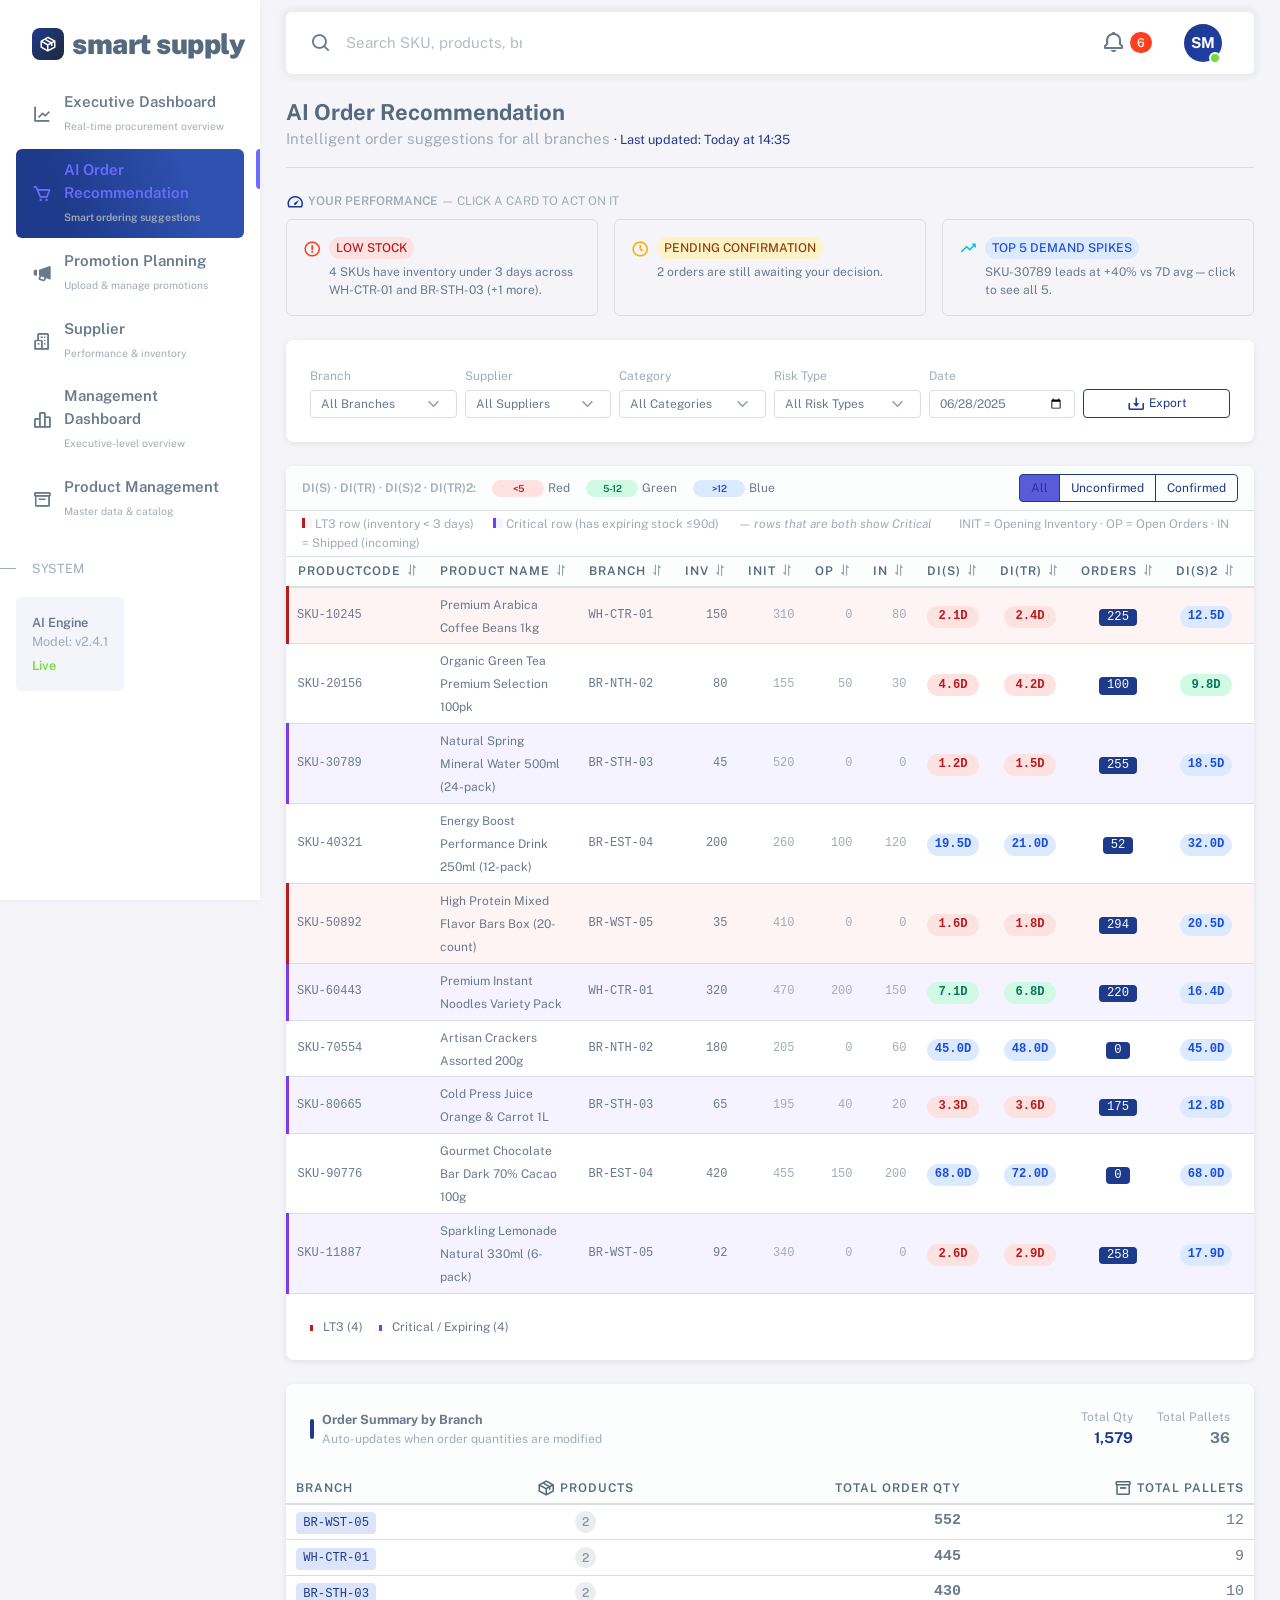
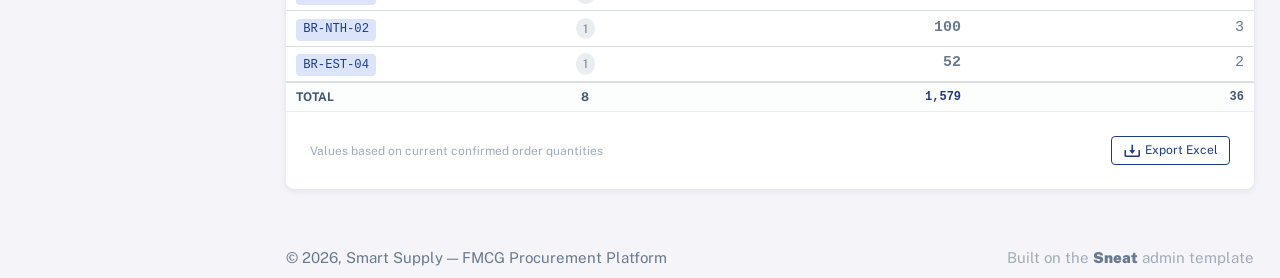
<file: html/order-recommendations.html>
<!DOCTYPE html>
<html lang="en" class="light-style layout-menu-fixed" dir="ltr" data-theme="theme-default"
  data-assets-path="../assets/" data-template="vertical-menu-template-free">
  <head>
    <meta charset="utf-8" />
    <meta name="viewport" content="width=device-width, initial-scale=1.0, user-scalable=no, minimum-scale=1.0, maximum-scale=1.0" />
    <title>AI Order Recommendation | Smart Supply — FMCG Procurement Platform</title>
    <meta name="description" content="Smart Supply — AI-powered FMCG procurement platform" />
    <link rel="icon" type="image/x-icon" href="../assets/img/favicon/favicon.ico" />
    <link rel="preconnect" href="https://fonts.googleapis.com" />
    <link rel="preconnect" href="https://fonts.gstatic.com" crossorigin />
    <link href="https://fonts.googleapis.com/css2?family=Public+Sans:ital,wght@0,300;0,400;0,500;0,600;0,700;1,300;1,400;1,500;1,600;1,700&display=swap" rel="stylesheet" />
    <link rel="stylesheet" href="../assets/vendor/fonts/boxicons.css" />
    <link rel="stylesheet" href="../assets/vendor/css/core.css" class="template-customizer-core-css" />
    <link rel="stylesheet" href="../assets/vendor/css/theme-default.css" class="template-customizer-theme-css" />
    <link rel="stylesheet" href="../assets/css/demo.css" />
    <link rel="stylesheet" href="../assets/vendor/libs/perfect-scrollbar/perfect-scrollbar.css" />
    <link rel="stylesheet" href="../assets/vendor/libs/apex-charts/apex-charts.css" />
    <link rel="stylesheet" href="../assets/css/custom.css" />
    
    <script src="../assets/vendor/js/helpers.js"></script>
    <script src="../assets/js/config.js"></script>
  </head>

  <body>
    <div class="layout-wrapper layout-content-navbar">
      <div class="layout-container">
        <aside id="layout-menu" class="layout-menu menu-vertical menu bg-menu-theme">
          <div class="app-brand demo">
            <a href="index.html" class="app-brand-link">
              <span class="app-brand-logo demo">
                <span class="d-flex align-items-center justify-content-center" style="width:32px;height:32px;border-radius:8px;background:linear-gradient(135deg,#1e3a8a,#1e293b);">
                  <i class="bx bx-package text-white" style="font-size:18px;"></i>
                </span>
              </span>
              <span class="app-brand-text demo menu-text fw-bolder ms-2">Smart Supply</span>
            </a>
            <a href="javascript:void(0);" class="layout-menu-toggle menu-link text-large ms-auto d-block d-xl-none">
              <i class="bx bx-chevron-left bx-sm align-middle"></i>
            </a>
          </div>

          <div class="menu-inner-shadow"></div>
          <ul class="menu-inner py-1">
            <li class="menu-item">
              <a href="index.html" class="menu-link">
                <i class="menu-icon tf-icons bx bx-line-chart"></i>
                <div>
                  <div class="fw-semibold">Executive Dashboard</div>
                  <small class="text-muted" style="font-size:.65rem;">Real-time procurement overview</small>
                </div>
                
              </a>
            </li>
            <li class="menu-item active">
              <a href="order-recommendations.html" class="menu-link">
                <i class="menu-icon tf-icons bx bx-cart"></i>
                <div>
                  <div class="fw-semibold">AI Order Recommendation</div>
                  <small class="text-muted" style="font-size:.65rem;">Smart ordering suggestions</small>
                </div>
                
              </a>
            </li>
            <li class="menu-item">
              <a href="promotion-planning.html" class="menu-link">
                <i class="menu-icon tf-icons bx bxs-megaphone"></i>
                <div>
                  <div class="fw-semibold">Promotion Planning</div>
                  <small class="text-muted" style="font-size:.65rem;">Upload & manage promotions</small>
                </div>
                
              </a>
            </li>
            <li class="menu-item">
              <a href="supplier.html" class="menu-link">
                <i class="menu-icon tf-icons bx bx-buildings"></i>
                <div>
                  <div class="fw-semibold">Supplier</div>
                  <small class="text-muted" style="font-size:.65rem;">Performance & inventory</small>
                </div>
                
              </a>
            </li>
            <li class="menu-item">
              <a href="management.html" class="menu-link">
                <i class="menu-icon tf-icons bx bx-bar-chart-alt-2"></i>
                <div>
                  <div class="fw-semibold">Management Dashboard</div>
                  <small class="text-muted" style="font-size:.65rem;">Executive-level overview</small>
                </div>
                
              </a>
            </li>
            <li class="menu-item">
              <a href="product-management.html" class="menu-link">
                <i class="menu-icon tf-icons bx bx-box"></i>
                <div>
                  <div class="fw-semibold">Product Management</div>
                  <small class="text-muted" style="font-size:.65rem;">Master data & catalog</small>
                </div>
                
              </a>
            </li>
            <li class="menu-header small text-uppercase"><span class="menu-header-text">System</span></li>
            <li class="px-3 pb-3">
              <div class="p-3 rounded" style="background:#f4f5fa;">
                <p class="mb-0 fw-semibold small">AI Engine</p>
                <p class="mb-1 text-muted small">Model: v2.4.1</p>
                <div class="d-flex align-items-center gap-1">
                  <span class="badge badge-dot bg-success"></span>
                  <span class="small text-success fw-semibold">Live</span>
                </div>
              </div>
            </li>

          </ul>
        </aside>

        <div class="layout-page">
          <nav class="layout-navbar container-xxl navbar navbar-expand-xl navbar-detached align-items-center bg-navbar-theme" id="layout-navbar">
            <div class="layout-menu-toggle navbar-nav align-items-xl-center me-3 me-xl-0 d-xl-none">
              <a class="nav-item nav-link px-0 me-xl-4" href="javascript:void(0)">
                <i class="bx bx-menu bx-sm"></i>
              </a>
            </div>
            <div class="navbar-nav-right d-flex align-items-center" id="navbar-collapse">
              <div class="navbar-nav align-items-center">
                <div class="nav-item d-flex align-items-center">
                  <i class="bx bx-search fs-4 lh-0"></i>
                  <input type="text" class="form-control border-0 shadow-none" placeholder="Search SKU, products, branches..." aria-label="Search..." />
                </div>
              </div>
              <ul class="navbar-nav flex-row align-items-center ms-auto">
                <li class="nav-item lh-1 me-3 dropdown">
                  <a class="nav-link dropdown-toggle hide-arrow position-relative" href="javascript:void(0);" data-bs-toggle="dropdown">
                    <i class="bx bx-bell bx-sm"></i>
                    <span class="badge bg-danger rounded-pill badge-notifications">6</span>
                  </a>
                  <ul class="dropdown-menu dropdown-menu-end py-0">
                    <li class="dropdown-menu-header border-bottom">
                      <div class="dropdown-header d-flex align-items-center py-3">
                        <h6 class="mb-0 me-auto">Procurement Alerts</h6>
                        <span class="badge bg-label-primary rounded-pill">6 New</span>
                      </div>
                    </li>
                    <li class="dropdown-notifications-list scrollable-container">
                      <ul class="list-group list-group-flush">
                        <li class="list-group-item list-group-item-action dropdown-notifications-item">
                          <small class="text-danger fw-semibold">8 SKUs will stock out within 48 hours</small>
                        </li>
                        <li class="list-group-item list-group-item-action dropdown-notifications-item">
                          <small class="text-warning fw-semibold">Tehran Foods Co. delayed 3.2 days avg this week</small>
                        </li>
                        <li class="list-group-item list-group-item-action dropdown-notifications-item">
                          <small class="text-info fw-semibold">High shortage risk detected for 12 SKUs</small>
                        </li>
                      </ul>
                    </li>
                  </ul>
                </li>
                <li class="nav-item navbar-dropdown dropdown-user dropdown">
                  <a class="nav-link dropdown-toggle hide-arrow" href="javascript:void(0);" data-bs-toggle="dropdown">
                    <div class="avatar avatar-online">
                      <span class="avatar-initial rounded-circle" style="background:linear-gradient(135deg,#1e3a8a,#1e40af);color:#fff;display:flex;align-items:center;justify-content:center;font-weight:700;">SM</span>
                    </div>
                  </a>
                  <ul class="dropdown-menu dropdown-menu-end">
                    <li>
                      <a class="dropdown-item" href="javascript:void(0);">
                        <div class="d-flex">
                          <div class="flex-shrink-0 me-3">
                            <div class="avatar avatar-online">
                              <span class="avatar-initial rounded-circle" style="background:linear-gradient(135deg,#1e3a8a,#1e40af);color:#fff;display:flex;align-items:center;justify-content:center;font-weight:700;">SM</span>
                            </div>
                          </div>
                          <div class="flex-grow-1">
                            <span class="fw-semibold d-block">Supply Manager</span>
                            <small class="text-muted">Procurement Team</small>
                          </div>
                        </div>
                      </a>
                    </li>
                    <li><div class="dropdown-divider"></div></li>
                    <li><a class="dropdown-item" href="javascript:void(0);"><i class="bx bx-user me-2"></i><span class="align-middle">My Profile</span></a></li>
                    <li><a class="dropdown-item" href="javascript:void(0);"><i class="bx bx-cog me-2"></i><span class="align-middle">Settings</span></a></li>
                    <li><div class="dropdown-divider"></div></li>
                    <li><a class="dropdown-item" href="javascript:void(0);"><i class="bx bx-power-off me-2"></i><span class="align-middle">Log Out</span></a></li>
                  </ul>
                </li>
              </ul>
            </div>
          </nav>

          <div class="content-wrapper">
            <div class="container-xxl flex-grow-1 container-p-y">

              <div class="d-flex align-items-center justify-content-between pb-3 mb-4 border-bottom">
                <div>
                  <h4 class="fw-bold mb-1">AI Order Recommendation</h4>
                  <p class="text-muted mb-0">Intelligent order suggestions for all branches <span class="text-primary small">· Last updated: Today at 14:35</span></p>
                </div>
              </div>

              <!-- Supervisor Performance KPIs — computed live from the data below, click to act -->
              <p class="text-xs fw-semibold text-uppercase text-muted mb-2"><i class="bx bx-tachometer text-primary me-1"></i>Your Performance <span class="text-muted normal-case fw-normal">— click a card to act on it</span></p>
              <div class="row g-3 mb-4">
                <div class="col-md-4">
                  <div class="d-flex gap-2 p-3 rounded border border-danger-subtle bg-danger-subtle bg-opacity-25 h-100 kpi-card-clickable"
                    onclick="filterRows('lt3')" title="Show only rows with inventory under 3 days">
                    <i class="bx bx-error-circle text-danger mt-1"></i>
                    <div>
                      <span class="badge badge-soft-danger rounded-pill mb-1">Low Stock</span>
                      <p class="text-xs mb-0"><span id="lowStockCount">4</span> SKUs have inventory under 3 days across WH-CTR-01 and BR-STH-03 (+1 more).</p>
                    </div>
                  </div>
                </div>
                <div class="col-md-4">
                  <div class="d-flex gap-2 p-3 rounded border border-warning-subtle bg-warning-subtle bg-opacity-25 h-100 kpi-card-clickable"
                    onclick="filterRows('unconfirmed')" title="Show only unconfirmed rows">
                    <i class="bx bx-time-five text-warning mt-1"></i>
                    <div>
                      <span class="badge badge-soft-warning rounded-pill mb-1">Pending Confirmation</span>
                      <p class="text-xs mb-0"><span id="pendingConfirmCount">2</span> orders are still awaiting your decision.</p>
                    </div>
                  </div>
                </div>
                <div class="col-md-4">
                  <div class="d-flex gap-2 p-3 rounded border border-info-subtle bg-info-subtle bg-opacity-25 h-100 kpi-card-clickable"
                    data-bs-toggle="modal" data-bs-target="#demandSpikeModal" title="View the top 5 demand spikes in detail">
                    <i class="bx bx-trending-up text-info mt-1"></i>
                    <div>
                      <span class="badge badge-soft-info rounded-pill mb-1">Top 5 Demand Spikes</span>
                      <p class="text-xs mb-0">SKU-30789 leads at +40% vs 7D avg — click to see all 5.</p>
                    </div>
                  </div>
                </div>
              </div>

              <!-- Top 5 Demand Spikes modal -->
              <div class="modal fade" id="demandSpikeModal" tabindex="-1" aria-hidden="true">
                <div class="modal-dialog modal-dialog-centered modal-lg">
                  <div class="modal-content">
                    <div class="modal-header">
                      <h6 class="modal-title"><i class="bx bx-trending-up text-info me-1"></i>Top 5 Demand Spikes</h6>
                      <button type="button" class="btn-close" data-bs-dismiss="modal"></button>
                    </div>
                    <div class="modal-body p-0">
                      <table class="table table-sm mb-0">
                        <thead class="table-light">
                          <tr class="text-xs text-uppercase">
                            <th>Product</th>
                            <th>Branch</th>
                            <th class="text-end">Y Sale</th>
                            <th class="text-end">7D Avg</th>
                            <th class="text-end">Jump</th>
                          </tr>
                        </thead>
                        <tbody>
                      <tr>
                        <td class="text-xs">
                          <span class="fw-semibold d-block">SKU-30789</span>
                          <span class="text-muted">Natural Spring Mineral Water 500ml (24-pack)</span>
                        </td>
                        <td class="text-xs">BR-STH-03</td>
                        <td class="text-end text-xs">42</td>
                        <td class="text-end text-xs">30</td>
                        <td class="text-end"><span class="badge sale-high sale-high-text font-monospace">+40%</span></td>
                      </tr>
                      <tr>
                        <td class="text-xs">
                          <span class="fw-semibold d-block">SKU-80665</span>
                          <span class="text-muted">Cold Press Juice Orange & Carrot 1L</span>
                        </td>
                        <td class="text-xs">BR-STH-03</td>
                        <td class="text-end text-xs">26</td>
                        <td class="text-end text-xs">20</td>
                        <td class="text-end"><span class="badge sale-high sale-high-text font-monospace">+30%</span></td>
                      </tr>
                      <tr>
                        <td class="text-xs">
                          <span class="fw-semibold d-block">SKU-11887</span>
                          <span class="text-muted">Sparkling Lemonade Natural 330ml (6-pack)</span>
                        </td>
                        <td class="text-xs">BR-WST-05</td>
                        <td class="text-end text-xs">44</td>
                        <td class="text-end text-xs">35</td>
                        <td class="text-end"><span class="badge sale-high sale-high-text font-monospace">+26%</span></td>
                      </tr>
                      <tr>
                        <td class="text-xs">
                          <span class="fw-semibold d-block">SKU-10245</span>
                          <span class="text-muted">Premium Arabica Coffee Beans 1kg</span>
                        </td>
                        <td class="text-xs">WH-CTR-01</td>
                        <td class="text-end text-xs">31</td>
                        <td class="text-end text-xs">25</td>
                        <td class="text-end"><span class="badge sale-high sale-high-text font-monospace">+24%</span></td>
                      </tr>
                      <tr>
                        <td class="text-xs">
                          <span class="fw-semibold d-block">SKU-50892</span>
                          <span class="text-muted">High Protein Mixed Flavor Bars Box (20-count)</span>
                        </td>
                        <td class="text-xs">BR-WST-05</td>
                        <td class="text-end text-xs">27</td>
                        <td class="text-end text-xs">22</td>
                        <td class="text-end"><span class="badge sale-high sale-high-text font-monospace">+23%</span></td>
                      </tr>

                        </tbody>
                      </table>
                    </div>
                    <div class="modal-footer">
                      <button class="btn btn-sm btn-primary" data-bs-dismiss="modal">Done</button>
                    </div>
                  </div>
                </div>
              </div>

                            <!-- Global Filters (shared across pages) -->
              <div class="card mb-4">
                <div class="card-body">
                  <div class="row g-2 align-items-end">
                    <div class="col-md-2">
                      <label class="text-xs text-muted mb-1">Branch</label>
                      <select class="form-select form-select-sm">
                        <option>All Branches</option>
                        <option>WH-CTR-01</option><option>BR-NTH-02</option><option>BR-STH-03</option>
                        <option>BR-EST-04</option><option>BR-WST-05</option>
                      </select>
                    </div>
                    <div class="col-md-2">
                      <label class="text-xs text-muted mb-1">Supplier</label>
                      <select class="form-select form-select-sm"><option>All Suppliers</option></select>
                    </div>
                    <div class="col-md-2">
                      <label class="text-xs text-muted mb-1">Category</label>
                      <select class="form-select form-select-sm">
                        <option>All Categories</option><option>Beverages</option><option>Snacks</option>
                        <option>Food</option><option>Confectionery</option>
                      </select>
                    </div>
                    <div class="col-md-2">
                      <label class="text-xs text-muted mb-1">Risk Type</label>
                      <select class="form-select form-select-sm" id="riskTypeFilter"
                        onchange="if (typeof filterRows === 'function') filterRows(this.value)">
                        <option value="all">All Risk Types</option>
                        <option value="lt3">LT3</option>
                        <option value="critical">Critical</option>
                      </select>
                    </div>
                    <div class="col-md-2">
                      <label class="text-xs text-muted mb-1">Date</label>
                      <input type="date" class="form-control form-control-sm" value="2025-06-28" />
                    </div>
                    <div class="col-md-2">
                      <button class="btn btn-outline-primary btn-sm w-100"><i class="bx bx-download me-1"></i>Export</button>
                    </div>
                  </div>
                </div>
              </div>


              <!-- Table -->
              <div class="card mb-4">
                <!-- Top bar: color legend, status filters -->
                <div class="px-3 py-2 border-bottom bg-light d-flex align-items-center justify-content-between gap-3 flex-wrap rounded-top">
                  <div class="d-flex align-items-center gap-3 flex-wrap">
                    <span class="text-xs fw-semibold text-uppercase text-muted">DI(S) · DI(Tr) · DI(S)2 · DI(Tr)2:</span>
                    <span class="text-xs d-flex align-items-center gap-1"><span class="badge rounded-pill inv-badge inv-under5"><5</span> Red</span><span class="text-xs d-flex align-items-center gap-1"><span class="badge rounded-pill inv-badge inv-mid">5-12</span> Green</span><span class="text-xs d-flex align-items-center gap-1"><span class="badge rounded-pill inv-badge inv-over12">>12</span> Blue</span>
                  </div>
                  <div class="btn-group btn-group-sm" role="group" aria-label="Filter by status">
                    <button type="button" class="btn btn-outline-primary active" id="filter-all" onclick="filterRows('all')">All</button>
                    <button type="button" class="btn btn-outline-primary" id="filter-unconfirmed" onclick="filterRows('unconfirmed')">Unconfirmed</button>
                    <button type="button" class="btn btn-outline-primary" id="filter-confirmed" onclick="filterRows('confirmed')">Confirmed</button>
                  </div>
                </div>

                <div class="px-3 py-1 text-xs text-muted border-bottom">
                  <span class="d-inline-block me-3"><span class="d-inline-block" style="width:10px;height:10px;background:#fef4f4;border-left:3px solid #b91c1c;"></span> LT3 row (inventory &lt; 3 days)</span>
                  <span class="d-inline-block me-3"><span class="d-inline-block" style="width:10px;height:10px;background:#f5f3ff;border-left:3px solid #7c3aed;"></span> Critical row (has expiring stock ≤90d)</span>
                  <span class="d-inline-block me-3 fst-italic">— rows that are both show Critical</span>
                  <span class="ms-2">INIT = Opening Inventory · OP = Open Orders · IN = Shipped (incoming)</span>
                </div>

                <div class="table-responsive">
                  <table class="table table-sm mb-0 align-middle">
                    <thead class="table-light">
                      <tr class="text-xs text-uppercase">
                        <th class="sortable" onclick="sortTable('product')">ProductCode <i class="bx bx-sort" id="sort-icon-product"></i></th>
                        <th class="sortable" onclick="sortTable('name')">Product Name <i class="bx bx-sort" id="sort-icon-name"></i></th>
                        <th class="sortable" onclick="sortTable('branch')">Branch <i class="bx bx-sort" id="sort-icon-branch"></i></th>
                        <th class="text-end sortable" onclick="sortTable('inv')">INV <i class="bx bx-sort" id="sort-icon-inv"></i></th>
                        <th class="text-end sortable" title="Opening Inventory (Beginning Inventory)" onclick="sortTable('init')">INIT <i class="bx bx-sort" id="sort-icon-init"></i></th>
                        <th class="text-end sortable" title="Open Orders" onclick="sortTable('op')">OP <i class="bx bx-sort" id="sort-icon-op"></i></th>
                        <th class="text-end sortable" title="Shipped Order (Incoming)" onclick="sortTable('in')">IN <i class="bx bx-sort" id="sort-icon-in"></i></th>
                        <th class="text-center sortable" title="Days of Inventory based on Target" onclick="sortTable('dis')">DI(S) <i class="bx bx-sort" id="sort-icon-dis"></i></th>
                        <th class="text-center sortable" title="Days of Inventory based on Sales" onclick="sortTable('ditr')">DI(Tr) <i class="bx bx-sort" id="sort-icon-ditr"></i></th>
                        <th class="text-center bg-primary-subtle sortable" onclick="sortTable('orders')">Orders <i class="bx bx-sort" id="sort-icon-orders"></i></th>
                        <th class="text-center sortable" title="Days of Inventory based on Target, after placing an order" onclick="sortTable('dis2')">DI(S)2 <i class="bx bx-sort" id="sort-icon-dis2"></i></th>
                        <th class="text-center sortable" title="Days of Inventory based on Sales, after placing an order" onclick="sortTable('ditr2')">DI(Tr)2 <i class="bx bx-sort" id="sort-icon-ditr2"></i></th>
                        <th class="text-end sortable" onclick="sortTable('supinv')">SUP-INV <i class="bx bx-sort" id="sort-icon-supinv"></i></th>
                        <th class="text-center">Confirm</th>
                        <th class="text-center">Edit</th>
                      </tr>
                    </thead>
                    <tbody id="ordersTbody">
                    <tr id="row-1" data-row-id="1" data-confirmed="true"
                        data-lt3="true" data-critical="false"
                        data-product="SKU-10245" data-name="Premium Arabica Coffee Beans 1kg" data-branch="WH-CTR-01"
                        data-inv="150" data-init="310" data-op="0" data-in="80"
                        data-dis="2.1" data-ditr="2.4" data-orders="225"
                        data-dis2="12.5" data-ditr2="13.0" data-supinv="5000"
                        class="row-lt3">
                      <td class="font-monospace text-xs">SKU-10245</td>
                      <td><span class="text-xs">Premium Arabica Coffee Beans 1kg</span></td>
                      <td class="font-monospace text-xs">WH-CTR-01</td>
                      <td class="text-end font-monospace text-xs">150</td>
                      <td class="text-end font-monospace text-xs text-muted" title="Opening Inventory (Beginning Inventory)">310</td>
                      <td class="text-end font-monospace text-xs text-muted" title="Open Orders">0</td>
                      <td class="text-end font-monospace text-xs text-muted" title="Shipped / Incoming Order">80</td>
                      <td class="text-center"><span class="badge rounded-pill font-monospace inv-badge inv-under5">2.1d</span></td>
                      <td class="text-center"><span class="badge rounded-pill font-monospace inv-badge inv-under5">2.4d</span></td>
                      <td class="text-center">
                        <span class="badge bg-primary font-monospace px-2 py-1" id="orders-badge-1">225</span>
                        <span id="reset-icon-1" class="reset-icon d-none"
                          onclick="resetToAI('1')" title="Reset to AI recommendation (225)">
                          <i class="bx bx-reset text-muted"></i>
                        </span>
                      </td>
                      <td class="text-center"><span class="badge rounded-pill font-monospace inv-badge inv-over12">12.5d</span></td>
                      <td class="text-center"><span class="badge rounded-pill font-monospace inv-badge inv-over12">13.0d</span></td>
                      <td class="text-end font-monospace text-xs text-success">5,000</td>
                      <td class="text-center" id="confirm-cell-1"><span class="confirm-toggle confirmed" id="confirm-toggle-1" onclick="toggleConfirm('1')" title="Click to confirm — click again to undo"><i class="bx bx-check"></i></span></td>
                      <td class="text-center">
                        <button class="btn btn-outline-primary btn-icon-sm" data-bs-toggle="collapse" data-bs-target="#edit-1" title="Edit / view details">
                          <i class="bx bx-edit-alt"></i>
                        </button>
                      </td>
                    </tr>
                    <tr class="collapse" id="edit-1">
                      <td colspan="15" class="p-0 border-0">
                        <div class="bg-light border-top border-bottom border-primary-subtle px-4 py-3">
                          <p class="text-xs fw-bold text-primary text-uppercase mb-3">SKU-10245 · Premium Arabica Coffee Beans 1kg <span class="text-muted normal-case">— WH-CTR-01 · Beverages</span></p>

                          <div class="p-3 rounded border bg-white mb-3">
                            <p class="text-xs fw-bold text-uppercase text-muted mb-3"><i class="bx bx-info-circle me-1"></i>Reference Info <span class="fw-normal normal-case text-muted">(read-only)</span></p>
                            <div class="row g-3">
                              <div class="col-6 col-md-2">
                                <p class="text-xs text-muted fw-semibold text-uppercase mb-0">AI Rec. Qty</p>
                                <span class="badge bg-label-primary font-monospace fs-6 px-2 py-1">225</span>
                              </div>
                              <div class="col-6 col-md-2">
                                <p class="text-xs text-muted fw-semibold text-uppercase mb-0">Open Orders</p>
                                <p class="fw-semibold mb-0">0</p>
                              </div>
                              <div class="col-6 col-md-2">
                                <p class="text-xs text-muted fw-semibold text-uppercase mb-0">Shipped (IN)</p>
                                <p class="fw-semibold mb-0">80</p>
                              </div>
                              <div class="col-6 col-md-2">
                                <p class="text-xs text-muted fw-semibold text-uppercase mb-0">Opening Inventory</p>
                                <p class="fw-semibold mb-0">310</p>
                              </div>
                              <div class="col-6 col-md-2">
                                <p class="text-xs text-muted fw-semibold text-uppercase mb-0">Cov / Trg. Cov</p>
                                <p class="fw-semibold mb-0">40% / 38%</p>
                              </div>
                              <div class="col-6 col-md-2">
                                <p class="text-xs text-muted fw-semibold text-uppercase mb-0">W2W</p>
                                <p class="fw-semibold mb-0">0</p>
                              </div>
                              <div class="col-6 col-md-2">
                                <p class="text-xs text-muted fw-semibold text-uppercase mb-0">7D AVG Sales</p>
                                <p class="fw-semibold mb-0">25</p>
                              </div>
                              <div class="col-6 col-md-2">
                                <p class="text-xs text-muted fw-semibold text-uppercase mb-0">Sale</p>
                                <span class="badge sale-high sale-high-text">31</span>
                              </div>
                              <div class="col-6 col-md-2">
                                <p class="text-xs text-muted fw-semibold text-uppercase mb-0">SUP-INV</p>
                                <p class="fw-semibold mb-0">5,000</p>
                              </div>
                              <div class="col-6 col-md-2">
                                <p class="text-xs text-muted fw-semibold text-uppercase mb-0">Confidence</p>
                                <p class="fw-semibold mb-0">95%</p>
                              </div>
                              <div class="col-6 col-md-2">
                                <p class="text-xs text-muted fw-semibold text-uppercase mb-0">Promotion</p>
                                <p class="fw-semibold mb-0">Summer Deals 2025</p>
                              </div>
                              <div class="col-6 col-md-2">
                                <p class="text-xs text-muted fw-semibold text-uppercase mb-0">Critical (Expiry ≤90d)</p>
                                <p class="fw-semibold mb-0">0</p>
                              </div>
                            </div>
                          </div>

                          <div class="p-3 rounded border border-primary-subtle" style="background:rgba(30,58,138,0.05);">
                            <p class="text-xs fw-bold text-uppercase text-primary mb-2"><i class="bx bx-edit-alt me-1"></i>Your Decision <span class="fw-normal normal-case text-primary opacity-75">(editable)</span></p>
                            <div class="row g-2">
                            <div class="col-6 col-lg-2">
                              <label class="text-xs text-muted fw-semibold text-uppercase mb-1">Final Order Qty (Boxes) *</label>
                              <input type="number" class="form-control form-control-sm qty-sync-input" id="finalqty-1" value="225"
                                oninput="syncFromBoxes('1')" />
                            </div>
                            <div class="col-6 col-lg-2">
                              <label class="text-xs text-muted fw-semibold text-uppercase mb-1">Final Order Qty (Pallets)</label>
                              <input type="number" step="0.01" class="form-control form-control-sm qty-sync-input" id="finalqty-pallets-1"
                                value="4.50"
                                oninput="syncFromPallets('1')" />
                              <p class="qty-sync-hint mb-0 mt-1">1 pallet = 50 boxes</p>
                            </div>
                            <div class="col-6 col-lg-2">
                              <label class="text-xs text-muted fw-semibold text-uppercase mb-1">Branch</label>
                              <select class="form-select form-select-sm"><option>WH-CTR-01</option></select>
                            </div>
                            <div class="col-6 col-lg-2">
                              <label class="text-xs text-muted fw-semibold text-uppercase mb-1">Constraint Gap</label>
                              <div class="form-control form-control-sm text-muted">—</div>
                            </div>
                            <div class="col-lg-4">
                              <label class="text-xs text-muted fw-semibold text-uppercase mb-1">Override Reason *</label>
                              <select class="form-select form-select-sm" id="reason-1">
                                <option value="">Select reason...</option>
                                <option>Supplier Capacity Constraint</option>
                                <option>Budget Limitation</option>
                                <option>Promotion Adjustment</option>
                                <option>Demand Correction</option>
                                <option>Manual Override</option>
                                <option>Other</option>
                              </select>
                            </div>
                            </div>
                            <div class="row g-2 mt-1 align-items-end">
                              <div class="col-lg-9">
                                <label class="text-xs text-muted fw-semibold text-uppercase mb-1">Notes</label>
                                <textarea class="form-control form-control-sm" rows="2" placeholder="e.g. Supplier can only deliver X units due to production limitation."></textarea>
                              </div>
                              <div class="col-lg-3 d-flex gap-2 justify-content-end">
                              <button class="btn btn-sm btn-outline-secondary" data-bs-toggle="collapse" data-bs-target="#edit-1">Cancel</button>
                              <button class="btn btn-sm btn-primary" onclick="saveDecision('1')"><i class="bx bx-check me-1"></i>Save Decision</button>
                              </div>
                            </div>
                          </div>
                        </div>
                      </td>
                    </tr>
                    <tr id="row-2" data-row-id="2" data-confirmed="true"
                        data-lt3="false" data-critical="false"
                        data-product="SKU-20156" data-name="Organic Green Tea Premium Selection 100pk" data-branch="BR-NTH-02"
                        data-inv="80" data-init="155" data-op="50" data-in="30"
                        data-dis="4.6" data-ditr="4.2" data-orders="100"
                        data-dis2="9.8" data-ditr2="10.5" data-supinv="3200"
                        class="">
                      <td class="font-monospace text-xs">SKU-20156</td>
                      <td><span class="text-xs">Organic Green Tea Premium Selection 100pk</span></td>
                      <td class="font-monospace text-xs">BR-NTH-02</td>
                      <td class="text-end font-monospace text-xs">80</td>
                      <td class="text-end font-monospace text-xs text-muted" title="Opening Inventory (Beginning Inventory)">155</td>
                      <td class="text-end font-monospace text-xs text-muted" title="Open Orders">50</td>
                      <td class="text-end font-monospace text-xs text-muted" title="Shipped / Incoming Order">30</td>
                      <td class="text-center"><span class="badge rounded-pill font-monospace inv-badge inv-under5">4.6d</span></td>
                      <td class="text-center"><span class="badge rounded-pill font-monospace inv-badge inv-under5">4.2d</span></td>
                      <td class="text-center">
                        <span class="badge bg-primary font-monospace px-2 py-1" id="orders-badge-2">100</span>
                        <span id="reset-icon-2" class="reset-icon d-none"
                          onclick="resetToAI('2')" title="Reset to AI recommendation (100)">
                          <i class="bx bx-reset text-muted"></i>
                        </span>
                      </td>
                      <td class="text-center"><span class="badge rounded-pill font-monospace inv-badge inv-mid">9.8d</span></td>
                      <td class="text-center"><span class="badge rounded-pill font-monospace inv-badge inv-mid">10.5d</span></td>
                      <td class="text-end font-monospace text-xs text-success">3,200</td>
                      <td class="text-center" id="confirm-cell-2"><span class="confirm-toggle confirmed" id="confirm-toggle-2" onclick="toggleConfirm('2')" title="Click to confirm — click again to undo"><i class="bx bx-check"></i></span></td>
                      <td class="text-center">
                        <button class="btn btn-outline-primary btn-icon-sm" data-bs-toggle="collapse" data-bs-target="#edit-2" title="Edit / view details">
                          <i class="bx bx-edit-alt"></i>
                        </button>
                      </td>
                    </tr>
                    <tr class="collapse" id="edit-2">
                      <td colspan="15" class="p-0 border-0">
                        <div class="bg-light border-top border-bottom border-primary-subtle px-4 py-3">
                          <p class="text-xs fw-bold text-primary text-uppercase mb-3">SKU-20156 · Organic Green Tea Premium Selection 100pk <span class="text-muted normal-case">— BR-NTH-02 · Beverages</span></p>

                          <div class="p-3 rounded border bg-white mb-3">
                            <p class="text-xs fw-bold text-uppercase text-muted mb-3"><i class="bx bx-info-circle me-1"></i>Reference Info <span class="fw-normal normal-case text-muted">(read-only)</span></p>
                            <div class="row g-3">
                              <div class="col-6 col-md-2">
                                <p class="text-xs text-muted fw-semibold text-uppercase mb-0">AI Rec. Qty</p>
                                <span class="badge bg-label-primary font-monospace fs-6 px-2 py-1">100</span>
                              </div>
                              <div class="col-6 col-md-2">
                                <p class="text-xs text-muted fw-semibold text-uppercase mb-0">Open Orders</p>
                                <p class="fw-semibold mb-0">50</p>
                              </div>
                              <div class="col-6 col-md-2">
                                <p class="text-xs text-muted fw-semibold text-uppercase mb-0">Shipped (IN)</p>
                                <p class="fw-semibold mb-0">30</p>
                              </div>
                              <div class="col-6 col-md-2">
                                <p class="text-xs text-muted fw-semibold text-uppercase mb-0">Opening Inventory</p>
                                <p class="fw-semibold mb-0">155</p>
                              </div>
                              <div class="col-6 col-md-2">
                                <p class="text-xs text-muted fw-semibold text-uppercase mb-0">Cov / Trg. Cov</p>
                                <p class="fw-semibold mb-0">58% / 61%</p>
                              </div>
                              <div class="col-6 col-md-2">
                                <p class="text-xs text-muted fw-semibold text-uppercase mb-0">W2W</p>
                                <p class="fw-semibold mb-0">20</p>
                              </div>
                              <div class="col-6 col-md-2">
                                <p class="text-xs text-muted fw-semibold text-uppercase mb-0">7D AVG Sales</p>
                                <p class="fw-semibold mb-0">15</p>
                              </div>
                              <div class="col-6 col-md-2">
                                <p class="text-xs text-muted fw-semibold text-uppercase mb-0">Sale</p>
                                <p class="fw-semibold mb-0">10</p>
                              </div>
                              <div class="col-6 col-md-2">
                                <p class="text-xs text-muted fw-semibold text-uppercase mb-0">SUP-INV</p>
                                <p class="fw-semibold mb-0">3,200</p>
                              </div>
                              <div class="col-6 col-md-2">
                                <p class="text-xs text-muted fw-semibold text-uppercase mb-0">Confidence</p>
                                <p class="fw-semibold mb-0">88%</p>
                              </div>
                              <div class="col-6 col-md-2">
                                <p class="text-xs text-muted fw-semibold text-uppercase mb-0">Promotion</p>
                                <p class="fw-semibold mb-0">—</p>
                              </div>
                              <div class="col-6 col-md-2">
                                <p class="text-xs text-muted fw-semibold text-uppercase mb-0">Critical (Expiry ≤90d)</p>
                                <p class="fw-semibold mb-0">0</p>
                              </div>
                            </div>
                          </div>

                          <div class="p-3 rounded border border-primary-subtle" style="background:rgba(30,58,138,0.05);">
                            <p class="text-xs fw-bold text-uppercase text-primary mb-2"><i class="bx bx-edit-alt me-1"></i>Your Decision <span class="fw-normal normal-case text-primary opacity-75">(editable)</span></p>
                            <div class="row g-2">
                            <div class="col-6 col-lg-2">
                              <label class="text-xs text-muted fw-semibold text-uppercase mb-1">Final Order Qty (Boxes) *</label>
                              <input type="number" class="form-control form-control-sm qty-sync-input" id="finalqty-2" value="100"
                                oninput="syncFromBoxes('2')" />
                            </div>
                            <div class="col-6 col-lg-2">
                              <label class="text-xs text-muted fw-semibold text-uppercase mb-1">Final Order Qty (Pallets)</label>
                              <input type="number" step="0.01" class="form-control form-control-sm qty-sync-input" id="finalqty-pallets-2"
                                value="2.50"
                                oninput="syncFromPallets('2')" />
                              <p class="qty-sync-hint mb-0 mt-1">1 pallet = 40 boxes</p>
                            </div>
                            <div class="col-6 col-lg-2">
                              <label class="text-xs text-muted fw-semibold text-uppercase mb-1">Branch</label>
                              <select class="form-select form-select-sm"><option>BR-NTH-02</option></select>
                            </div>
                            <div class="col-6 col-lg-2">
                              <label class="text-xs text-muted fw-semibold text-uppercase mb-1">Constraint Gap</label>
                              <div class="form-control form-control-sm text-muted">—</div>
                            </div>
                            <div class="col-lg-4">
                              <label class="text-xs text-muted fw-semibold text-uppercase mb-1">Override Reason *</label>
                              <select class="form-select form-select-sm" id="reason-2">
                                <option value="">Select reason...</option>
                                <option>Supplier Capacity Constraint</option>
                                <option>Budget Limitation</option>
                                <option>Promotion Adjustment</option>
                                <option>Demand Correction</option>
                                <option>Manual Override</option>
                                <option>Other</option>
                              </select>
                            </div>
                            </div>
                            <div class="row g-2 mt-1 align-items-end">
                              <div class="col-lg-9">
                                <label class="text-xs text-muted fw-semibold text-uppercase mb-1">Notes</label>
                                <textarea class="form-control form-control-sm" rows="2" placeholder="e.g. Supplier can only deliver X units due to production limitation."></textarea>
                              </div>
                              <div class="col-lg-3 d-flex gap-2 justify-content-end">
                              <button class="btn btn-sm btn-outline-secondary" data-bs-toggle="collapse" data-bs-target="#edit-2">Cancel</button>
                              <button class="btn btn-sm btn-primary" onclick="saveDecision('2')"><i class="bx bx-check me-1"></i>Save Decision</button>
                              </div>
                            </div>
                          </div>
                        </div>
                      </td>
                    </tr>
                    <tr id="row-3" data-row-id="3" data-confirmed="true"
                        data-lt3="true" data-critical="true"
                        data-product="SKU-30789" data-name="Natural Spring Mineral Water 500ml (24-pack)" data-branch="BR-STH-03"
                        data-inv="45" data-init="520" data-op="0" data-in="0"
                        data-dis="1.2" data-ditr="1.5" data-orders="255"
                        data-dis2="18.5" data-ditr2="19.0" data-supinv="8000"
                        class="row-critical">
                      <td class="font-monospace text-xs">SKU-30789</td>
                      <td><span class="text-xs">Natural Spring Mineral Water 500ml (24-pack)</span></td>
                      <td class="font-monospace text-xs">BR-STH-03</td>
                      <td class="text-end font-monospace text-xs">45</td>
                      <td class="text-end font-monospace text-xs text-muted" title="Opening Inventory (Beginning Inventory)">520</td>
                      <td class="text-end font-monospace text-xs text-muted" title="Open Orders">0</td>
                      <td class="text-end font-monospace text-xs text-muted" title="Shipped / Incoming Order">0</td>
                      <td class="text-center"><span class="badge rounded-pill font-monospace inv-badge inv-under5">1.2d</span></td>
                      <td class="text-center"><span class="badge rounded-pill font-monospace inv-badge inv-under5">1.5d</span></td>
                      <td class="text-center">
                        <span class="badge bg-primary font-monospace px-2 py-1" id="orders-badge-3">255</span>
                        <span id="reset-icon-3" class="reset-icon d-none"
                          onclick="resetToAI('3')" title="Reset to AI recommendation (255)">
                          <i class="bx bx-reset text-muted"></i>
                        </span>
                      </td>
                      <td class="text-center"><span class="badge rounded-pill font-monospace inv-badge inv-over12">18.5d</span></td>
                      <td class="text-center"><span class="badge rounded-pill font-monospace inv-badge inv-over12">19.0d</span></td>
                      <td class="text-end font-monospace text-xs text-success">8,000</td>
                      <td class="text-center" id="confirm-cell-3"><span class="confirm-toggle confirmed" id="confirm-toggle-3" onclick="toggleConfirm('3')" title="Click to confirm — click again to undo"><i class="bx bx-check"></i></span></td>
                      <td class="text-center">
                        <button class="btn btn-outline-primary btn-icon-sm" data-bs-toggle="collapse" data-bs-target="#edit-3" title="Edit / view details">
                          <i class="bx bx-edit-alt"></i>
                        </button>
                      </td>
                    </tr>
                    <tr class="collapse" id="edit-3">
                      <td colspan="15" class="p-0 border-0">
                        <div class="bg-light border-top border-bottom border-primary-subtle px-4 py-3">
                          <p class="text-xs fw-bold text-primary text-uppercase mb-3">SKU-30789 · Natural Spring Mineral Water 500ml (24-pack) <span class="text-muted normal-case">— BR-STH-03 · Beverages</span></p>

                          <div class="p-3 rounded border bg-white mb-3">
                            <p class="text-xs fw-bold text-uppercase text-muted mb-3"><i class="bx bx-info-circle me-1"></i>Reference Info <span class="fw-normal normal-case text-muted">(read-only)</span></p>
                            <div class="row g-3">
                              <div class="col-6 col-md-2">
                                <p class="text-xs text-muted fw-semibold text-uppercase mb-0">AI Rec. Qty</p>
                                <span class="badge bg-label-primary font-monospace fs-6 px-2 py-1">255</span>
                              </div>
                              <div class="col-6 col-md-2">
                                <p class="text-xs text-muted fw-semibold text-uppercase mb-0">Open Orders</p>
                                <p class="fw-semibold mb-0">0</p>
                              </div>
                              <div class="col-6 col-md-2">
                                <p class="text-xs text-muted fw-semibold text-uppercase mb-0">Shipped (IN)</p>
                                <p class="fw-semibold mb-0">0</p>
                              </div>
                              <div class="col-6 col-md-2">
                                <p class="text-xs text-muted fw-semibold text-uppercase mb-0">Opening Inventory</p>
                                <p class="fw-semibold mb-0">520</p>
                              </div>
                              <div class="col-6 col-md-2">
                                <p class="text-xs text-muted fw-semibold text-uppercase mb-0">Cov / Trg. Cov</p>
                                <p class="fw-semibold mb-0">15% / 13%</p>
                              </div>
                              <div class="col-6 col-md-2">
                                <p class="text-xs text-muted fw-semibold text-uppercase mb-0">W2W</p>
                                <p class="fw-semibold mb-0">0</p>
                              </div>
                              <div class="col-6 col-md-2">
                                <p class="text-xs text-muted fw-semibold text-uppercase mb-0">7D AVG Sales</p>
                                <p class="fw-semibold mb-0">30</p>
                              </div>
                              <div class="col-6 col-md-2">
                                <p class="text-xs text-muted fw-semibold text-uppercase mb-0">Sale</p>
                                <span class="badge sale-high sale-high-text">42</span>
                              </div>
                              <div class="col-6 col-md-2">
                                <p class="text-xs text-muted fw-semibold text-uppercase mb-0">SUP-INV</p>
                                <p class="fw-semibold mb-0">8,000</p>
                              </div>
                              <div class="col-6 col-md-2">
                                <p class="text-xs text-muted fw-semibold text-uppercase mb-0">Confidence</p>
                                <p class="fw-semibold mb-0">92%</p>
                              </div>
                              <div class="col-6 col-md-2">
                                <p class="text-xs text-muted fw-semibold text-uppercase mb-0">Promotion</p>
                                <p class="fw-semibold mb-0">Ramadan Special</p>
                              </div>
                              <div class="col-6 col-md-2">
                                <p class="text-xs text-muted fw-semibold text-uppercase mb-0">Critical (Expiry ≤90d)</p>
                                <span class="badge sup-inv-zero">18</span>
                              </div>
                            </div>
                          </div>

                          <div class="p-3 rounded border border-primary-subtle" style="background:rgba(30,58,138,0.05);">
                            <p class="text-xs fw-bold text-uppercase text-primary mb-2"><i class="bx bx-edit-alt me-1"></i>Your Decision <span class="fw-normal normal-case text-primary opacity-75">(editable)</span></p>
                            <div class="row g-2">
                            <div class="col-6 col-lg-2">
                              <label class="text-xs text-muted fw-semibold text-uppercase mb-1">Final Order Qty (Boxes) *</label>
                              <input type="number" class="form-control form-control-sm qty-sync-input" id="finalqty-3" value="255"
                                oninput="syncFromBoxes('3')" />
                            </div>
                            <div class="col-6 col-lg-2">
                              <label class="text-xs text-muted fw-semibold text-uppercase mb-1">Final Order Qty (Pallets)</label>
                              <input type="number" step="0.01" class="form-control form-control-sm qty-sync-input" id="finalqty-pallets-3"
                                value="4.25"
                                oninput="syncFromPallets('3')" />
                              <p class="qty-sync-hint mb-0 mt-1">1 pallet = 60 boxes</p>
                            </div>
                            <div class="col-6 col-lg-2">
                              <label class="text-xs text-muted fw-semibold text-uppercase mb-1">Branch</label>
                              <select class="form-select form-select-sm"><option>BR-STH-03</option></select>
                            </div>
                            <div class="col-6 col-lg-2">
                              <label class="text-xs text-muted fw-semibold text-uppercase mb-1">Constraint Gap</label>
                              <div class="form-control form-control-sm text-muted">—</div>
                            </div>
                            <div class="col-lg-4">
                              <label class="text-xs text-muted fw-semibold text-uppercase mb-1">Override Reason *</label>
                              <select class="form-select form-select-sm" id="reason-3">
                                <option value="">Select reason...</option>
                                <option>Supplier Capacity Constraint</option>
                                <option>Budget Limitation</option>
                                <option>Promotion Adjustment</option>
                                <option>Demand Correction</option>
                                <option>Manual Override</option>
                                <option>Other</option>
                              </select>
                            </div>
                            </div>
                            <div class="row g-2 mt-1 align-items-end">
                              <div class="col-lg-9">
                                <label class="text-xs text-muted fw-semibold text-uppercase mb-1">Notes</label>
                                <textarea class="form-control form-control-sm" rows="2" placeholder="e.g. Supplier can only deliver X units due to production limitation."></textarea>
                              </div>
                              <div class="col-lg-3 d-flex gap-2 justify-content-end">
                              <button class="btn btn-sm btn-outline-secondary" data-bs-toggle="collapse" data-bs-target="#edit-3">Cancel</button>
                              <button class="btn btn-sm btn-primary" onclick="saveDecision('3')"><i class="bx bx-check me-1"></i>Save Decision</button>
                              </div>
                            </div>
                          </div>
                        </div>
                      </td>
                    </tr>
                    <tr id="row-4" data-row-id="4" data-confirmed="true"
                        data-lt3="false" data-critical="false"
                        data-product="SKU-40321" data-name="Energy Boost Performance Drink 250ml (12-pack)" data-branch="BR-EST-04"
                        data-inv="200" data-init="260" data-op="100" data-in="120"
                        data-dis="19.5" data-ditr="21.0" data-orders="52"
                        data-dis2="32.0" data-ditr2="34.0" data-supinv="4500"
                        class="">
                      <td class="font-monospace text-xs">SKU-40321</td>
                      <td><span class="text-xs">Energy Boost Performance Drink 250ml (12-pack)</span></td>
                      <td class="font-monospace text-xs">BR-EST-04</td>
                      <td class="text-end font-monospace text-xs">200</td>
                      <td class="text-end font-monospace text-xs text-muted" title="Opening Inventory (Beginning Inventory)">260</td>
                      <td class="text-end font-monospace text-xs text-muted" title="Open Orders">100</td>
                      <td class="text-end font-monospace text-xs text-muted" title="Shipped / Incoming Order">120</td>
                      <td class="text-center"><span class="badge rounded-pill font-monospace inv-badge inv-over12">19.5d</span></td>
                      <td class="text-center"><span class="badge rounded-pill font-monospace inv-badge inv-over12">21.0d</span></td>
                      <td class="text-center">
                        <span class="badge bg-primary font-monospace px-2 py-1" id="orders-badge-4">52</span>
                        <span id="reset-icon-4" class="reset-icon d-none"
                          onclick="resetToAI('4')" title="Reset to AI recommendation (52)">
                          <i class="bx bx-reset text-muted"></i>
                        </span>
                      </td>
                      <td class="text-center"><span class="badge rounded-pill font-monospace inv-badge inv-over12">32.0d</span></td>
                      <td class="text-center"><span class="badge rounded-pill font-monospace inv-badge inv-over12">34.0d</span></td>
                      <td class="text-end font-monospace text-xs text-success">4,500</td>
                      <td class="text-center" id="confirm-cell-4"><span class="confirm-toggle confirmed" id="confirm-toggle-4" onclick="toggleConfirm('4')" title="Click to confirm — click again to undo"><i class="bx bx-check"></i></span></td>
                      <td class="text-center">
                        <button class="btn btn-outline-primary btn-icon-sm" data-bs-toggle="collapse" data-bs-target="#edit-4" title="Edit / view details">
                          <i class="bx bx-edit-alt"></i>
                        </button>
                      </td>
                    </tr>
                    <tr class="collapse" id="edit-4">
                      <td colspan="15" class="p-0 border-0">
                        <div class="bg-light border-top border-bottom border-primary-subtle px-4 py-3">
                          <p class="text-xs fw-bold text-primary text-uppercase mb-3">SKU-40321 · Energy Boost Performance Drink 250ml (12-pack) <span class="text-muted normal-case">— BR-EST-04 · Beverages</span></p>

                          <div class="p-3 rounded border bg-white mb-3">
                            <p class="text-xs fw-bold text-uppercase text-muted mb-3"><i class="bx bx-info-circle me-1"></i>Reference Info <span class="fw-normal normal-case text-muted">(read-only)</span></p>
                            <div class="row g-3">
                              <div class="col-6 col-md-2">
                                <p class="text-xs text-muted fw-semibold text-uppercase mb-0">AI Rec. Qty</p>
                                <span class="badge bg-label-primary font-monospace fs-6 px-2 py-1">52</span>
                              </div>
                              <div class="col-6 col-md-2">
                                <p class="text-xs text-muted fw-semibold text-uppercase mb-0">Open Orders</p>
                                <p class="fw-semibold mb-0">100</p>
                              </div>
                              <div class="col-6 col-md-2">
                                <p class="text-xs text-muted fw-semibold text-uppercase mb-0">Shipped (IN)</p>
                                <p class="fw-semibold mb-0">120</p>
                              </div>
                              <div class="col-6 col-md-2">
                                <p class="text-xs text-muted fw-semibold text-uppercase mb-0">Opening Inventory</p>
                                <p class="fw-semibold mb-0">260</p>
                              </div>
                              <div class="col-6 col-md-2">
                                <p class="text-xs text-muted fw-semibold text-uppercase mb-0">Cov / Trg. Cov</p>
                                <p class="fw-semibold mb-0">96% / 101%</p>
                              </div>
                              <div class="col-6 col-md-2">
                                <p class="text-xs text-muted fw-semibold text-uppercase mb-0">W2W</p>
                                <p class="fw-semibold mb-0">0</p>
                              </div>
                              <div class="col-6 col-md-2">
                                <p class="text-xs text-muted fw-semibold text-uppercase mb-0">7D AVG Sales</p>
                                <p class="fw-semibold mb-0">18</p>
                              </div>
                              <div class="col-6 col-md-2">
                                <p class="text-xs text-muted fw-semibold text-uppercase mb-0">Sale</p>
                                <p class="fw-semibold mb-0">16</p>
                              </div>
                              <div class="col-6 col-md-2">
                                <p class="text-xs text-muted fw-semibold text-uppercase mb-0">SUP-INV</p>
                                <p class="fw-semibold mb-0">4,500</p>
                              </div>
                              <div class="col-6 col-md-2">
                                <p class="text-xs text-muted fw-semibold text-uppercase mb-0">Confidence</p>
                                <p class="fw-semibold mb-0">78%</p>
                              </div>
                              <div class="col-6 col-md-2">
                                <p class="text-xs text-muted fw-semibold text-uppercase mb-0">Promotion</p>
                                <p class="fw-semibold mb-0">—</p>
                              </div>
                              <div class="col-6 col-md-2">
                                <p class="text-xs text-muted fw-semibold text-uppercase mb-0">Critical (Expiry ≤90d)</p>
                                <p class="fw-semibold mb-0">0</p>
                              </div>
                            </div>
                          </div>

                          <div class="p-3 rounded border border-primary-subtle" style="background:rgba(30,58,138,0.05);">
                            <p class="text-xs fw-bold text-uppercase text-primary mb-2"><i class="bx bx-edit-alt me-1"></i>Your Decision <span class="fw-normal normal-case text-primary opacity-75">(editable)</span></p>
                            <div class="row g-2">
                            <div class="col-6 col-lg-2">
                              <label class="text-xs text-muted fw-semibold text-uppercase mb-1">Final Order Qty (Boxes) *</label>
                              <input type="number" class="form-control form-control-sm qty-sync-input" id="finalqty-4" value="52"
                                oninput="syncFromBoxes('4')" />
                            </div>
                            <div class="col-6 col-lg-2">
                              <label class="text-xs text-muted fw-semibold text-uppercase mb-1">Final Order Qty (Pallets)</label>
                              <input type="number" step="0.01" class="form-control form-control-sm qty-sync-input" id="finalqty-pallets-4"
                                value="1.08"
                                oninput="syncFromPallets('4')" />
                              <p class="qty-sync-hint mb-0 mt-1">1 pallet = 48 boxes</p>
                            </div>
                            <div class="col-6 col-lg-2">
                              <label class="text-xs text-muted fw-semibold text-uppercase mb-1">Branch</label>
                              <select class="form-select form-select-sm"><option>BR-EST-04</option></select>
                            </div>
                            <div class="col-6 col-lg-2">
                              <label class="text-xs text-muted fw-semibold text-uppercase mb-1">Constraint Gap</label>
                              <div class="form-control form-control-sm text-muted">—</div>
                            </div>
                            <div class="col-lg-4">
                              <label class="text-xs text-muted fw-semibold text-uppercase mb-1">Override Reason *</label>
                              <select class="form-select form-select-sm" id="reason-4">
                                <option value="">Select reason...</option>
                                <option>Supplier Capacity Constraint</option>
                                <option>Budget Limitation</option>
                                <option>Promotion Adjustment</option>
                                <option>Demand Correction</option>
                                <option>Manual Override</option>
                                <option>Other</option>
                              </select>
                            </div>
                            </div>
                            <div class="row g-2 mt-1 align-items-end">
                              <div class="col-lg-9">
                                <label class="text-xs text-muted fw-semibold text-uppercase mb-1">Notes</label>
                                <textarea class="form-control form-control-sm" rows="2" placeholder="e.g. Supplier can only deliver X units due to production limitation."></textarea>
                              </div>
                              <div class="col-lg-3 d-flex gap-2 justify-content-end">
                              <button class="btn btn-sm btn-outline-secondary" data-bs-toggle="collapse" data-bs-target="#edit-4">Cancel</button>
                              <button class="btn btn-sm btn-primary" onclick="saveDecision('4')"><i class="bx bx-check me-1"></i>Save Decision</button>
                              </div>
                            </div>
                          </div>
                        </div>
                      </td>
                    </tr>
                    <tr id="row-5" data-row-id="5" data-confirmed="true"
                        data-lt3="true" data-critical="false"
                        data-product="SKU-50892" data-name="High Protein Mixed Flavor Bars Box (20-count)" data-branch="BR-WST-05"
                        data-inv="35" data-init="410" data-op="0" data-in="0"
                        data-dis="1.6" data-ditr="1.8" data-orders="294"
                        data-dis2="20.5" data-ditr2="21.3" data-supinv="1200"
                        class="row-lt3">
                      <td class="font-monospace text-xs">SKU-50892</td>
                      <td><span class="text-xs">High Protein Mixed Flavor Bars Box (20-count)</span></td>
                      <td class="font-monospace text-xs">BR-WST-05</td>
                      <td class="text-end font-monospace text-xs">35</td>
                      <td class="text-end font-monospace text-xs text-muted" title="Opening Inventory (Beginning Inventory)">410</td>
                      <td class="text-end font-monospace text-xs text-muted" title="Open Orders">0</td>
                      <td class="text-end font-monospace text-xs text-muted" title="Shipped / Incoming Order">0</td>
                      <td class="text-center"><span class="badge rounded-pill font-monospace inv-badge inv-under5">1.6d</span></td>
                      <td class="text-center"><span class="badge rounded-pill font-monospace inv-badge inv-under5">1.8d</span></td>
                      <td class="text-center">
                        <span class="badge bg-primary font-monospace px-2 py-1" id="orders-badge-5">294</span>
                        <span id="reset-icon-5" class="reset-icon d-none"
                          onclick="resetToAI('5')" title="Reset to AI recommendation (294)">
                          <i class="bx bx-reset text-muted"></i>
                        </span>
                      </td>
                      <td class="text-center"><span class="badge rounded-pill font-monospace inv-badge inv-over12">20.5d</span></td>
                      <td class="text-center"><span class="badge rounded-pill font-monospace inv-badge inv-over12">21.3d</span></td>
                      <td class="text-end font-monospace text-xs text-success">1,200</td>
                      <td class="text-center" id="confirm-cell-5"><span class="confirm-toggle confirmed" id="confirm-toggle-5" onclick="toggleConfirm('5')" title="Click to confirm — click again to undo"><i class="bx bx-check"></i></span></td>
                      <td class="text-center">
                        <button class="btn btn-outline-primary btn-icon-sm" data-bs-toggle="collapse" data-bs-target="#edit-5" title="Edit / view details">
                          <i class="bx bx-edit-alt"></i>
                        </button>
                      </td>
                    </tr>
                    <tr class="collapse" id="edit-5">
                      <td colspan="15" class="p-0 border-0">
                        <div class="bg-light border-top border-bottom border-primary-subtle px-4 py-3">
                          <p class="text-xs fw-bold text-primary text-uppercase mb-3">SKU-50892 · High Protein Mixed Flavor Bars Box (20-count) <span class="text-muted normal-case">— BR-WST-05 · Snacks</span></p>

                          <div class="p-3 rounded border bg-white mb-3">
                            <p class="text-xs fw-bold text-uppercase text-muted mb-3"><i class="bx bx-info-circle me-1"></i>Reference Info <span class="fw-normal normal-case text-muted">(read-only)</span></p>
                            <div class="row g-3">
                              <div class="col-6 col-md-2">
                                <p class="text-xs text-muted fw-semibold text-uppercase mb-0">AI Rec. Qty</p>
                                <span class="badge bg-label-primary font-monospace fs-6 px-2 py-1">294</span>
                              </div>
                              <div class="col-6 col-md-2">
                                <p class="text-xs text-muted fw-semibold text-uppercase mb-0">Open Orders</p>
                                <p class="fw-semibold mb-0">0</p>
                              </div>
                              <div class="col-6 col-md-2">
                                <p class="text-xs text-muted fw-semibold text-uppercase mb-0">Shipped (IN)</p>
                                <p class="fw-semibold mb-0">0</p>
                              </div>
                              <div class="col-6 col-md-2">
                                <p class="text-xs text-muted fw-semibold text-uppercase mb-0">Opening Inventory</p>
                                <p class="fw-semibold mb-0">410</p>
                              </div>
                              <div class="col-6 col-md-2">
                                <p class="text-xs text-muted fw-semibold text-uppercase mb-0">Cov / Trg. Cov</p>
                                <p class="fw-semibold mb-0">16% / 14%</p>
                              </div>
                              <div class="col-6 col-md-2">
                                <p class="text-xs text-muted fw-semibold text-uppercase mb-0">W2W</p>
                                <p class="fw-semibold mb-0">0</p>
                              </div>
                              <div class="col-6 col-md-2">
                                <p class="text-xs text-muted fw-semibold text-uppercase mb-0">7D AVG Sales</p>
                                <p class="fw-semibold mb-0">22</p>
                              </div>
                              <div class="col-6 col-md-2">
                                <p class="text-xs text-muted fw-semibold text-uppercase mb-0">Sale</p>
                                <span class="badge sale-high sale-high-text">27</span>
                              </div>
                              <div class="col-6 col-md-2">
                                <p class="text-xs text-muted fw-semibold text-uppercase mb-0">SUP-INV</p>
                                <p class="fw-semibold mb-0">1,200</p>
                              </div>
                              <div class="col-6 col-md-2">
                                <p class="text-xs text-muted fw-semibold text-uppercase mb-0">Confidence</p>
                                <p class="fw-semibold mb-0">96%</p>
                              </div>
                              <div class="col-6 col-md-2">
                                <p class="text-xs text-muted fw-semibold text-uppercase mb-0">Promotion</p>
                                <p class="fw-semibold mb-0">Summer Deals 2025</p>
                              </div>
                              <div class="col-6 col-md-2">
                                <p class="text-xs text-muted fw-semibold text-uppercase mb-0">Critical (Expiry ≤90d)</p>
                                <p class="fw-semibold mb-0">0</p>
                              </div>
                            </div>
                          </div>

                          <div class="p-3 rounded border border-primary-subtle" style="background:rgba(30,58,138,0.05);">
                            <p class="text-xs fw-bold text-uppercase text-primary mb-2"><i class="bx bx-edit-alt me-1"></i>Your Decision <span class="fw-normal normal-case text-primary opacity-75">(editable)</span></p>
                            <div class="row g-2">
                            <div class="col-6 col-lg-2">
                              <label class="text-xs text-muted fw-semibold text-uppercase mb-1">Final Order Qty (Boxes) *</label>
                              <input type="number" class="form-control form-control-sm qty-sync-input" id="finalqty-5" value="294"
                                oninput="syncFromBoxes('5')" />
                            </div>
                            <div class="col-6 col-lg-2">
                              <label class="text-xs text-muted fw-semibold text-uppercase mb-1">Final Order Qty (Pallets)</label>
                              <input type="number" step="0.01" class="form-control form-control-sm qty-sync-input" id="finalqty-pallets-5"
                                value="7.00"
                                oninput="syncFromPallets('5')" />
                              <p class="qty-sync-hint mb-0 mt-1">1 pallet = 42 boxes</p>
                            </div>
                            <div class="col-6 col-lg-2">
                              <label class="text-xs text-muted fw-semibold text-uppercase mb-1">Branch</label>
                              <select class="form-select form-select-sm"><option>BR-WST-05</option></select>
                            </div>
                            <div class="col-6 col-lg-2">
                              <label class="text-xs text-muted fw-semibold text-uppercase mb-1">Constraint Gap</label>
                              <div class="form-control form-control-sm text-muted">—</div>
                            </div>
                            <div class="col-lg-4">
                              <label class="text-xs text-muted fw-semibold text-uppercase mb-1">Override Reason *</label>
                              <select class="form-select form-select-sm" id="reason-5">
                                <option value="">Select reason...</option>
                                <option>Supplier Capacity Constraint</option>
                                <option>Budget Limitation</option>
                                <option>Promotion Adjustment</option>
                                <option>Demand Correction</option>
                                <option>Manual Override</option>
                                <option>Other</option>
                              </select>
                            </div>
                            </div>
                            <div class="row g-2 mt-1 align-items-end">
                              <div class="col-lg-9">
                                <label class="text-xs text-muted fw-semibold text-uppercase mb-1">Notes</label>
                                <textarea class="form-control form-control-sm" rows="2" placeholder="e.g. Supplier can only deliver X units due to production limitation."></textarea>
                              </div>
                              <div class="col-lg-3 d-flex gap-2 justify-content-end">
                              <button class="btn btn-sm btn-outline-secondary" data-bs-toggle="collapse" data-bs-target="#edit-5">Cancel</button>
                              <button class="btn btn-sm btn-primary" onclick="saveDecision('5')"><i class="bx bx-check me-1"></i>Save Decision</button>
                              </div>
                            </div>
                          </div>
                        </div>
                      </td>
                    </tr>
                    <tr id="row-6" data-row-id="6" data-confirmed="true"
                        data-lt3="false" data-critical="true"
                        data-product="SKU-60443" data-name="Premium Instant Noodles Variety Pack" data-branch="WH-CTR-01"
                        data-inv="320" data-init="470" data-op="200" data-in="150"
                        data-dis="7.1" data-ditr="6.8" data-orders="220"
                        data-dis2="16.4" data-ditr2="15.9" data-supinv="6000"
                        class="row-critical">
                      <td class="font-monospace text-xs">SKU-60443</td>
                      <td><span class="text-xs">Premium Instant Noodles Variety Pack</span></td>
                      <td class="font-monospace text-xs">WH-CTR-01</td>
                      <td class="text-end font-monospace text-xs">320</td>
                      <td class="text-end font-monospace text-xs text-muted" title="Opening Inventory (Beginning Inventory)">470</td>
                      <td class="text-end font-monospace text-xs text-muted" title="Open Orders">200</td>
                      <td class="text-end font-monospace text-xs text-muted" title="Shipped / Incoming Order">150</td>
                      <td class="text-center"><span class="badge rounded-pill font-monospace inv-badge inv-mid">7.1d</span></td>
                      <td class="text-center"><span class="badge rounded-pill font-monospace inv-badge inv-mid">6.8d</span></td>
                      <td class="text-center">
                        <span class="badge bg-primary font-monospace px-2 py-1" id="orders-badge-6">220</span>
                        <span id="reset-icon-6" class="reset-icon d-none"
                          onclick="resetToAI('6')" title="Reset to AI recommendation (220)">
                          <i class="bx bx-reset text-muted"></i>
                        </span>
                      </td>
                      <td class="text-center"><span class="badge rounded-pill font-monospace inv-badge inv-over12">16.4d</span></td>
                      <td class="text-center"><span class="badge rounded-pill font-monospace inv-badge inv-over12">15.9d</span></td>
                      <td class="text-end font-monospace text-xs text-success">6,000</td>
                      <td class="text-center" id="confirm-cell-6"><span class="confirm-toggle confirmed" id="confirm-toggle-6" onclick="toggleConfirm('6')" title="Click to confirm — click again to undo"><i class="bx bx-check"></i></span></td>
                      <td class="text-center">
                        <button class="btn btn-outline-primary btn-icon-sm" data-bs-toggle="collapse" data-bs-target="#edit-6" title="Edit / view details">
                          <i class="bx bx-edit-alt"></i>
                        </button>
                      </td>
                    </tr>
                    <tr class="collapse" id="edit-6">
                      <td colspan="15" class="p-0 border-0">
                        <div class="bg-light border-top border-bottom border-primary-subtle px-4 py-3">
                          <p class="text-xs fw-bold text-primary text-uppercase mb-3">SKU-60443 · Premium Instant Noodles Variety Pack <span class="text-muted normal-case">— WH-CTR-01 · Food</span></p>

                          <div class="p-3 rounded border bg-white mb-3">
                            <p class="text-xs fw-bold text-uppercase text-muted mb-3"><i class="bx bx-info-circle me-1"></i>Reference Info <span class="fw-normal normal-case text-muted">(read-only)</span></p>
                            <div class="row g-3">
                              <div class="col-6 col-md-2">
                                <p class="text-xs text-muted fw-semibold text-uppercase mb-0">AI Rec. Qty</p>
                                <span class="badge bg-label-primary font-monospace fs-6 px-2 py-1">220</span>
                              </div>
                              <div class="col-6 col-md-2">
                                <p class="text-xs text-muted fw-semibold text-uppercase mb-0">Open Orders</p>
                                <p class="fw-semibold mb-0">200</p>
                              </div>
                              <div class="col-6 col-md-2">
                                <p class="text-xs text-muted fw-semibold text-uppercase mb-0">Shipped (IN)</p>
                                <p class="fw-semibold mb-0">150</p>
                              </div>
                              <div class="col-6 col-md-2">
                                <p class="text-xs text-muted fw-semibold text-uppercase mb-0">Opening Inventory</p>
                                <p class="fw-semibold mb-0">470</p>
                              </div>
                              <div class="col-6 col-md-2">
                                <p class="text-xs text-muted fw-semibold text-uppercase mb-0">Cov / Trg. Cov</p>
                                <p class="fw-semibold mb-0">78% / 75%</p>
                              </div>
                              <div class="col-6 col-md-2">
                                <p class="text-xs text-muted fw-semibold text-uppercase mb-0">W2W</p>
                                <p class="fw-semibold mb-0">50</p>
                              </div>
                              <div class="col-6 col-md-2">
                                <p class="text-xs text-muted fw-semibold text-uppercase mb-0">7D AVG Sales</p>
                                <p class="fw-semibold mb-0">45</p>
                              </div>
                              <div class="col-6 col-md-2">
                                <p class="text-xs text-muted fw-semibold text-uppercase mb-0">Sale</p>
                                <p class="fw-semibold mb-0">40</p>
                              </div>
                              <div class="col-6 col-md-2">
                                <p class="text-xs text-muted fw-semibold text-uppercase mb-0">SUP-INV</p>
                                <p class="fw-semibold mb-0">6,000</p>
                              </div>
                              <div class="col-6 col-md-2">
                                <p class="text-xs text-muted fw-semibold text-uppercase mb-0">Confidence</p>
                                <p class="fw-semibold mb-0">85%</p>
                              </div>
                              <div class="col-6 col-md-2">
                                <p class="text-xs text-muted fw-semibold text-uppercase mb-0">Promotion</p>
                                <p class="fw-semibold mb-0">—</p>
                              </div>
                              <div class="col-6 col-md-2">
                                <p class="text-xs text-muted fw-semibold text-uppercase mb-0">Critical (Expiry ≤90d)</p>
                                <span class="badge sup-inv-zero">12</span>
                              </div>
                            </div>
                          </div>

                          <div class="p-3 rounded border border-primary-subtle" style="background:rgba(30,58,138,0.05);">
                            <p class="text-xs fw-bold text-uppercase text-primary mb-2"><i class="bx bx-edit-alt me-1"></i>Your Decision <span class="fw-normal normal-case text-primary opacity-75">(editable)</span></p>
                            <div class="row g-2">
                            <div class="col-6 col-lg-2">
                              <label class="text-xs text-muted fw-semibold text-uppercase mb-1">Final Order Qty (Boxes) *</label>
                              <input type="number" class="form-control form-control-sm qty-sync-input" id="finalqty-6" value="220"
                                oninput="syncFromBoxes('6')" />
                            </div>
                            <div class="col-6 col-lg-2">
                              <label class="text-xs text-muted fw-semibold text-uppercase mb-1">Final Order Qty (Pallets)</label>
                              <input type="number" step="0.01" class="form-control form-control-sm qty-sync-input" id="finalqty-pallets-6"
                                value="4.00"
                                oninput="syncFromPallets('6')" />
                              <p class="qty-sync-hint mb-0 mt-1">1 pallet = 55 boxes</p>
                            </div>
                            <div class="col-6 col-lg-2">
                              <label class="text-xs text-muted fw-semibold text-uppercase mb-1">Branch</label>
                              <select class="form-select form-select-sm"><option>WH-CTR-01</option></select>
                            </div>
                            <div class="col-6 col-lg-2">
                              <label class="text-xs text-muted fw-semibold text-uppercase mb-1">Constraint Gap</label>
                              <div class="form-control form-control-sm text-muted">—</div>
                            </div>
                            <div class="col-lg-4">
                              <label class="text-xs text-muted fw-semibold text-uppercase mb-1">Override Reason *</label>
                              <select class="form-select form-select-sm" id="reason-6">
                                <option value="">Select reason...</option>
                                <option>Supplier Capacity Constraint</option>
                                <option>Budget Limitation</option>
                                <option>Promotion Adjustment</option>
                                <option>Demand Correction</option>
                                <option>Manual Override</option>
                                <option>Other</option>
                              </select>
                            </div>
                            </div>
                            <div class="row g-2 mt-1 align-items-end">
                              <div class="col-lg-9">
                                <label class="text-xs text-muted fw-semibold text-uppercase mb-1">Notes</label>
                                <textarea class="form-control form-control-sm" rows="2" placeholder="e.g. Supplier can only deliver X units due to production limitation."></textarea>
                              </div>
                              <div class="col-lg-3 d-flex gap-2 justify-content-end">
                              <button class="btn btn-sm btn-outline-secondary" data-bs-toggle="collapse" data-bs-target="#edit-6">Cancel</button>
                              <button class="btn btn-sm btn-primary" onclick="saveDecision('6')"><i class="bx bx-check me-1"></i>Save Decision</button>
                              </div>
                            </div>
                          </div>
                        </div>
                      </td>
                    </tr>
                    <tr id="row-7" data-row-id="7" data-confirmed="false"
                        data-lt3="false" data-critical="false"
                        data-product="SKU-70554" data-name="Artisan Crackers Assorted 200g" data-branch="BR-NTH-02"
                        data-inv="180" data-init="205" data-op="0" data-in="60"
                        data-dis="45.0" data-ditr="48.0" data-orders="0"
                        data-dis2="45.0" data-ditr2="48.0" data-supinv="2500"
                        class="">
                      <td class="font-monospace text-xs">SKU-70554</td>
                      <td><span class="text-xs">Artisan Crackers Assorted 200g</span></td>
                      <td class="font-monospace text-xs">BR-NTH-02</td>
                      <td class="text-end font-monospace text-xs">180</td>
                      <td class="text-end font-monospace text-xs text-muted" title="Opening Inventory (Beginning Inventory)">205</td>
                      <td class="text-end font-monospace text-xs text-muted" title="Open Orders">0</td>
                      <td class="text-end font-monospace text-xs text-muted" title="Shipped / Incoming Order">60</td>
                      <td class="text-center"><span class="badge rounded-pill font-monospace inv-badge inv-over12">45.0d</span></td>
                      <td class="text-center"><span class="badge rounded-pill font-monospace inv-badge inv-over12">48.0d</span></td>
                      <td class="text-center">
                        <span class="badge bg-primary font-monospace px-2 py-1" id="orders-badge-7">0</span>
                        <span id="reset-icon-7" class="reset-icon d-none"
                          onclick="resetToAI('7')" title="Reset to AI recommendation (0)">
                          <i class="bx bx-reset text-muted"></i>
                        </span>
                      </td>
                      <td class="text-center"><span class="badge rounded-pill font-monospace inv-badge inv-over12">45.0d</span></td>
                      <td class="text-center"><span class="badge rounded-pill font-monospace inv-badge inv-over12">48.0d</span></td>
                      <td class="text-end font-monospace text-xs text-success">2,500</td>
                      <td class="text-center" id="confirm-cell-7"><span class="confirm-toggle " id="confirm-toggle-7" onclick="toggleConfirm('7')" title="Click to confirm — click again to undo"><i class="bx bx-check"></i></span></td>
                      <td class="text-center">
                        <button class="btn btn-outline-primary btn-icon-sm" data-bs-toggle="collapse" data-bs-target="#edit-7" title="Edit / view details">
                          <i class="bx bx-edit-alt"></i>
                        </button>
                      </td>
                    </tr>
                    <tr class="collapse" id="edit-7">
                      <td colspan="15" class="p-0 border-0">
                        <div class="bg-light border-top border-bottom border-primary-subtle px-4 py-3">
                          <p class="text-xs fw-bold text-primary text-uppercase mb-3">SKU-70554 · Artisan Crackers Assorted 200g <span class="text-muted normal-case">— BR-NTH-02 · Snacks</span></p>

                          <div class="p-3 rounded border bg-white mb-3">
                            <p class="text-xs fw-bold text-uppercase text-muted mb-3"><i class="bx bx-info-circle me-1"></i>Reference Info <span class="fw-normal normal-case text-muted">(read-only)</span></p>
                            <div class="row g-3">
                              <div class="col-6 col-md-2">
                                <p class="text-xs text-muted fw-semibold text-uppercase mb-0">AI Rec. Qty</p>
                                <span class="badge bg-label-primary font-monospace fs-6 px-2 py-1">0</span>
                              </div>
                              <div class="col-6 col-md-2">
                                <p class="text-xs text-muted fw-semibold text-uppercase mb-0">Open Orders</p>
                                <p class="fw-semibold mb-0">0</p>
                              </div>
                              <div class="col-6 col-md-2">
                                <p class="text-xs text-muted fw-semibold text-uppercase mb-0">Shipped (IN)</p>
                                <p class="fw-semibold mb-0">60</p>
                              </div>
                              <div class="col-6 col-md-2">
                                <p class="text-xs text-muted fw-semibold text-uppercase mb-0">Opening Inventory</p>
                                <p class="fw-semibold mb-0">205</p>
                              </div>
                              <div class="col-6 col-md-2">
                                <p class="text-xs text-muted fw-semibold text-uppercase mb-0">Cov / Trg. Cov</p>
                                <p class="fw-semibold mb-0">107% / 110%</p>
                              </div>
                              <div class="col-6 col-md-2">
                                <p class="text-xs text-muted fw-semibold text-uppercase mb-0">W2W</p>
                                <p class="fw-semibold mb-0">0</p>
                              </div>
                              <div class="col-6 col-md-2">
                                <p class="text-xs text-muted fw-semibold text-uppercase mb-0">7D AVG Sales</p>
                                <p class="fw-semibold mb-0">12</p>
                              </div>
                              <div class="col-6 col-md-2">
                                <p class="text-xs text-muted fw-semibold text-uppercase mb-0">Sale</p>
                                <p class="fw-semibold mb-0">9</p>
                              </div>
                              <div class="col-6 col-md-2">
                                <p class="text-xs text-muted fw-semibold text-uppercase mb-0">SUP-INV</p>
                                <p class="fw-semibold mb-0">2,500</p>
                              </div>
                              <div class="col-6 col-md-2">
                                <p class="text-xs text-muted fw-semibold text-uppercase mb-0">Confidence</p>
                                <p class="fw-semibold mb-0">91%</p>
                              </div>
                              <div class="col-6 col-md-2">
                                <p class="text-xs text-muted fw-semibold text-uppercase mb-0">Promotion</p>
                                <p class="fw-semibold mb-0">—</p>
                              </div>
                              <div class="col-6 col-md-2">
                                <p class="text-xs text-muted fw-semibold text-uppercase mb-0">Critical (Expiry ≤90d)</p>
                                <p class="fw-semibold mb-0">0</p>
                              </div>
                            </div>
                          </div>

                          <div class="p-3 rounded border border-primary-subtle" style="background:rgba(30,58,138,0.05);">
                            <p class="text-xs fw-bold text-uppercase text-primary mb-2"><i class="bx bx-edit-alt me-1"></i>Your Decision <span class="fw-normal normal-case text-primary opacity-75">(editable)</span></p>
                            <div class="row g-2">
                            <div class="col-6 col-lg-2">
                              <label class="text-xs text-muted fw-semibold text-uppercase mb-1">Final Order Qty (Boxes) *</label>
                              <input type="number" class="form-control form-control-sm qty-sync-input" id="finalqty-7" value="0"
                                oninput="syncFromBoxes('7')" />
                            </div>
                            <div class="col-6 col-lg-2">
                              <label class="text-xs text-muted fw-semibold text-uppercase mb-1">Final Order Qty (Pallets)</label>
                              <input type="number" step="0.01" class="form-control form-control-sm qty-sync-input" id="finalqty-pallets-7"
                                value="0.00"
                                oninput="syncFromPallets('7')" />
                              <p class="qty-sync-hint mb-0 mt-1">1 pallet = 30 boxes</p>
                            </div>
                            <div class="col-6 col-lg-2">
                              <label class="text-xs text-muted fw-semibold text-uppercase mb-1">Branch</label>
                              <select class="form-select form-select-sm"><option>BR-NTH-02</option></select>
                            </div>
                            <div class="col-6 col-lg-2">
                              <label class="text-xs text-muted fw-semibold text-uppercase mb-1">Constraint Gap</label>
                              <div class="form-control form-control-sm text-muted">—</div>
                            </div>
                            <div class="col-lg-4">
                              <label class="text-xs text-muted fw-semibold text-uppercase mb-1">Override Reason *</label>
                              <select class="form-select form-select-sm" id="reason-7">
                                <option value="">Select reason...</option>
                                <option>Supplier Capacity Constraint</option>
                                <option>Budget Limitation</option>
                                <option>Promotion Adjustment</option>
                                <option>Demand Correction</option>
                                <option>Manual Override</option>
                                <option>Other</option>
                              </select>
                            </div>
                            </div>
                            <div class="row g-2 mt-1 align-items-end">
                              <div class="col-lg-9">
                                <label class="text-xs text-muted fw-semibold text-uppercase mb-1">Notes</label>
                                <textarea class="form-control form-control-sm" rows="2" placeholder="e.g. Supplier can only deliver X units due to production limitation."></textarea>
                              </div>
                              <div class="col-lg-3 d-flex gap-2 justify-content-end">
                              <button class="btn btn-sm btn-outline-secondary" data-bs-toggle="collapse" data-bs-target="#edit-7">Cancel</button>
                              <button class="btn btn-sm btn-primary" onclick="saveDecision('7')"><i class="bx bx-check me-1"></i>Save Decision</button>
                              </div>
                            </div>
                          </div>
                        </div>
                      </td>
                    </tr>
                    <tr id="row-8" data-row-id="8" data-confirmed="true"
                        data-lt3="false" data-critical="true"
                        data-product="SKU-80665" data-name="Cold Press Juice Orange & Carrot 1L" data-branch="BR-STH-03"
                        data-inv="65" data-init="195" data-op="40" data-in="20"
                        data-dis="3.3" data-ditr="3.6" data-orders="175"
                        data-dis2="12.8" data-ditr2="13.5" data-supinv="800"
                        class="row-critical">
                      <td class="font-monospace text-xs">SKU-80665</td>
                      <td><span class="text-xs">Cold Press Juice Orange & Carrot 1L</span></td>
                      <td class="font-monospace text-xs">BR-STH-03</td>
                      <td class="text-end font-monospace text-xs">65</td>
                      <td class="text-end font-monospace text-xs text-muted" title="Opening Inventory (Beginning Inventory)">195</td>
                      <td class="text-end font-monospace text-xs text-muted" title="Open Orders">40</td>
                      <td class="text-end font-monospace text-xs text-muted" title="Shipped / Incoming Order">20</td>
                      <td class="text-center"><span class="badge rounded-pill font-monospace inv-badge inv-under5">3.3d</span></td>
                      <td class="text-center"><span class="badge rounded-pill font-monospace inv-badge inv-under5">3.6d</span></td>
                      <td class="text-center">
                        <span class="badge bg-primary font-monospace px-2 py-1" id="orders-badge-8">175</span>
                        <span id="reset-icon-8" class="reset-icon d-none"
                          onclick="resetToAI('8')" title="Reset to AI recommendation (175)">
                          <i class="bx bx-reset text-muted"></i>
                        </span>
                      </td>
                      <td class="text-center"><span class="badge rounded-pill font-monospace inv-badge inv-over12">12.8d</span></td>
                      <td class="text-center"><span class="badge rounded-pill font-monospace inv-badge inv-over12">13.5d</span></td>
                      <td class="text-end font-monospace text-xs text-success">800</td>
                      <td class="text-center" id="confirm-cell-8"><span class="confirm-toggle confirmed" id="confirm-toggle-8" onclick="toggleConfirm('8')" title="Click to confirm — click again to undo"><i class="bx bx-check"></i></span></td>
                      <td class="text-center">
                        <button class="btn btn-outline-primary btn-icon-sm" data-bs-toggle="collapse" data-bs-target="#edit-8" title="Edit / view details">
                          <i class="bx bx-edit-alt"></i>
                        </button>
                      </td>
                    </tr>
                    <tr class="collapse" id="edit-8">
                      <td colspan="15" class="p-0 border-0">
                        <div class="bg-light border-top border-bottom border-primary-subtle px-4 py-3">
                          <p class="text-xs fw-bold text-primary text-uppercase mb-3">SKU-80665 · Cold Press Juice Orange & Carrot 1L <span class="text-muted normal-case">— BR-STH-03 · Beverages</span></p>

                          <div class="p-3 rounded border bg-white mb-3">
                            <p class="text-xs fw-bold text-uppercase text-muted mb-3"><i class="bx bx-info-circle me-1"></i>Reference Info <span class="fw-normal normal-case text-muted">(read-only)</span></p>
                            <div class="row g-3">
                              <div class="col-6 col-md-2">
                                <p class="text-xs text-muted fw-semibold text-uppercase mb-0">AI Rec. Qty</p>
                                <span class="badge bg-label-primary font-monospace fs-6 px-2 py-1">175</span>
                              </div>
                              <div class="col-6 col-md-2">
                                <p class="text-xs text-muted fw-semibold text-uppercase mb-0">Open Orders</p>
                                <p class="fw-semibold mb-0">40</p>
                              </div>
                              <div class="col-6 col-md-2">
                                <p class="text-xs text-muted fw-semibold text-uppercase mb-0">Shipped (IN)</p>
                                <p class="fw-semibold mb-0">20</p>
                              </div>
                              <div class="col-6 col-md-2">
                                <p class="text-xs text-muted fw-semibold text-uppercase mb-0">Opening Inventory</p>
                                <p class="fw-semibold mb-0">195</p>
                              </div>
                              <div class="col-6 col-md-2">
                                <p class="text-xs text-muted fw-semibold text-uppercase mb-0">Cov / Trg. Cov</p>
                                <p class="fw-semibold mb-0">36% / 33%</p>
                              </div>
                              <div class="col-6 col-md-2">
                                <p class="text-xs text-muted fw-semibold text-uppercase mb-0">W2W</p>
                                <p class="fw-semibold mb-0">0</p>
                              </div>
                              <div class="col-6 col-md-2">
                                <p class="text-xs text-muted fw-semibold text-uppercase mb-0">7D AVG Sales</p>
                                <p class="fw-semibold mb-0">20</p>
                              </div>
                              <div class="col-6 col-md-2">
                                <p class="text-xs text-muted fw-semibold text-uppercase mb-0">Sale</p>
                                <span class="badge sale-high sale-high-text">26</span>
                              </div>
                              <div class="col-6 col-md-2">
                                <p class="text-xs text-muted fw-semibold text-uppercase mb-0">SUP-INV</p>
                                <p class="fw-semibold mb-0">800</p>
                              </div>
                              <div class="col-6 col-md-2">
                                <p class="text-xs text-muted fw-semibold text-uppercase mb-0">Confidence</p>
                                <p class="fw-semibold mb-0">82%</p>
                              </div>
                              <div class="col-6 col-md-2">
                                <p class="text-xs text-muted fw-semibold text-uppercase mb-0">Promotion</p>
                                <p class="fw-semibold mb-0">Summer Deals 2025</p>
                              </div>
                              <div class="col-6 col-md-2">
                                <p class="text-xs text-muted fw-semibold text-uppercase mb-0">Critical (Expiry ≤90d)</p>
                                <span class="badge sup-inv-zero">24</span>
                              </div>
                            </div>
                          </div>

                          <div class="p-3 rounded border border-primary-subtle" style="background:rgba(30,58,138,0.05);">
                            <p class="text-xs fw-bold text-uppercase text-primary mb-2"><i class="bx bx-edit-alt me-1"></i>Your Decision <span class="fw-normal normal-case text-primary opacity-75">(editable)</span></p>
                            <div class="row g-2">
                            <div class="col-6 col-lg-2">
                              <label class="text-xs text-muted fw-semibold text-uppercase mb-1">Final Order Qty (Boxes) *</label>
                              <input type="number" class="form-control form-control-sm qty-sync-input" id="finalqty-8" value="175"
                                oninput="syncFromBoxes('8')" />
                            </div>
                            <div class="col-6 col-lg-2">
                              <label class="text-xs text-muted fw-semibold text-uppercase mb-1">Final Order Qty (Pallets)</label>
                              <input type="number" step="0.01" class="form-control form-control-sm qty-sync-input" id="finalqty-pallets-8"
                                value="5.00"
                                oninput="syncFromPallets('8')" />
                              <p class="qty-sync-hint mb-0 mt-1">1 pallet = 35 boxes</p>
                            </div>
                            <div class="col-6 col-lg-2">
                              <label class="text-xs text-muted fw-semibold text-uppercase mb-1">Branch</label>
                              <select class="form-select form-select-sm"><option>BR-STH-03</option></select>
                            </div>
                            <div class="col-6 col-lg-2">
                              <label class="text-xs text-muted fw-semibold text-uppercase mb-1">Constraint Gap</label>
                              <div class="form-control form-control-sm text-muted">—</div>
                            </div>
                            <div class="col-lg-4">
                              <label class="text-xs text-muted fw-semibold text-uppercase mb-1">Override Reason *</label>
                              <select class="form-select form-select-sm" id="reason-8">
                                <option value="">Select reason...</option>
                                <option>Supplier Capacity Constraint</option>
                                <option>Budget Limitation</option>
                                <option>Promotion Adjustment</option>
                                <option>Demand Correction</option>
                                <option>Manual Override</option>
                                <option>Other</option>
                              </select>
                            </div>
                            </div>
                            <div class="row g-2 mt-1 align-items-end">
                              <div class="col-lg-9">
                                <label class="text-xs text-muted fw-semibold text-uppercase mb-1">Notes</label>
                                <textarea class="form-control form-control-sm" rows="2" placeholder="e.g. Supplier can only deliver X units due to production limitation."></textarea>
                              </div>
                              <div class="col-lg-3 d-flex gap-2 justify-content-end">
                              <button class="btn btn-sm btn-outline-secondary" data-bs-toggle="collapse" data-bs-target="#edit-8">Cancel</button>
                              <button class="btn btn-sm btn-primary" onclick="saveDecision('8')"><i class="bx bx-check me-1"></i>Save Decision</button>
                              </div>
                            </div>
                          </div>
                        </div>
                      </td>
                    </tr>
                    <tr id="row-9" data-row-id="9" data-confirmed="false"
                        data-lt3="false" data-critical="false"
                        data-product="SKU-90776" data-name="Gourmet Chocolate Bar Dark 70% Cacao 100g" data-branch="BR-EST-04"
                        data-inv="420" data-init="455" data-op="150" data-in="200"
                        data-dis="68.0" data-ditr="72.0" data-orders="0"
                        data-dis2="68.0" data-ditr2="72.0" data-supinv="5500"
                        class="">
                      <td class="font-monospace text-xs">SKU-90776</td>
                      <td><span class="text-xs">Gourmet Chocolate Bar Dark 70% Cacao 100g</span></td>
                      <td class="font-monospace text-xs">BR-EST-04</td>
                      <td class="text-end font-monospace text-xs">420</td>
                      <td class="text-end font-monospace text-xs text-muted" title="Opening Inventory (Beginning Inventory)">455</td>
                      <td class="text-end font-monospace text-xs text-muted" title="Open Orders">150</td>
                      <td class="text-end font-monospace text-xs text-muted" title="Shipped / Incoming Order">200</td>
                      <td class="text-center"><span class="badge rounded-pill font-monospace inv-badge inv-over12">68.0d</span></td>
                      <td class="text-center"><span class="badge rounded-pill font-monospace inv-badge inv-over12">72.0d</span></td>
                      <td class="text-center">
                        <span class="badge bg-primary font-monospace px-2 py-1" id="orders-badge-9">0</span>
                        <span id="reset-icon-9" class="reset-icon d-none"
                          onclick="resetToAI('9')" title="Reset to AI recommendation (0)">
                          <i class="bx bx-reset text-muted"></i>
                        </span>
                      </td>
                      <td class="text-center"><span class="badge rounded-pill font-monospace inv-badge inv-over12">68.0d</span></td>
                      <td class="text-center"><span class="badge rounded-pill font-monospace inv-badge inv-over12">72.0d</span></td>
                      <td class="text-end font-monospace text-xs text-success">5,500</td>
                      <td class="text-center" id="confirm-cell-9"><span class="confirm-toggle " id="confirm-toggle-9" onclick="toggleConfirm('9')" title="Click to confirm — click again to undo"><i class="bx bx-check"></i></span></td>
                      <td class="text-center">
                        <button class="btn btn-outline-primary btn-icon-sm" data-bs-toggle="collapse" data-bs-target="#edit-9" title="Edit / view details">
                          <i class="bx bx-edit-alt"></i>
                        </button>
                      </td>
                    </tr>
                    <tr class="collapse" id="edit-9">
                      <td colspan="15" class="p-0 border-0">
                        <div class="bg-light border-top border-bottom border-primary-subtle px-4 py-3">
                          <p class="text-xs fw-bold text-primary text-uppercase mb-3">SKU-90776 · Gourmet Chocolate Bar Dark 70% Cacao 100g <span class="text-muted normal-case">— BR-EST-04 · Confectionery</span></p>

                          <div class="p-3 rounded border bg-white mb-3">
                            <p class="text-xs fw-bold text-uppercase text-muted mb-3"><i class="bx bx-info-circle me-1"></i>Reference Info <span class="fw-normal normal-case text-muted">(read-only)</span></p>
                            <div class="row g-3">
                              <div class="col-6 col-md-2">
                                <p class="text-xs text-muted fw-semibold text-uppercase mb-0">AI Rec. Qty</p>
                                <span class="badge bg-label-primary font-monospace fs-6 px-2 py-1">0</span>
                              </div>
                              <div class="col-6 col-md-2">
                                <p class="text-xs text-muted fw-semibold text-uppercase mb-0">Open Orders</p>
                                <p class="fw-semibold mb-0">150</p>
                              </div>
                              <div class="col-6 col-md-2">
                                <p class="text-xs text-muted fw-semibold text-uppercase mb-0">Shipped (IN)</p>
                                <p class="fw-semibold mb-0">200</p>
                              </div>
                              <div class="col-6 col-md-2">
                                <p class="text-xs text-muted fw-semibold text-uppercase mb-0">Opening Inventory</p>
                                <p class="fw-semibold mb-0">455</p>
                              </div>
                              <div class="col-6 col-md-2">
                                <p class="text-xs text-muted fw-semibold text-uppercase mb-0">Cov / Trg. Cov</p>
                                <p class="fw-semibold mb-0">164% / 170%</p>
                              </div>
                              <div class="col-6 col-md-2">
                                <p class="text-xs text-muted fw-semibold text-uppercase mb-0">W2W</p>
                                <p class="fw-semibold mb-0">0</p>
                              </div>
                              <div class="col-6 col-md-2">
                                <p class="text-xs text-muted fw-semibold text-uppercase mb-0">7D AVG Sales</p>
                                <p class="fw-semibold mb-0">28</p>
                              </div>
                              <div class="col-6 col-md-2">
                                <p class="text-xs text-muted fw-semibold text-uppercase mb-0">Sale</p>
                                <p class="fw-semibold mb-0">24</p>
                              </div>
                              <div class="col-6 col-md-2">
                                <p class="text-xs text-muted fw-semibold text-uppercase mb-0">SUP-INV</p>
                                <p class="fw-semibold mb-0">5,500</p>
                              </div>
                              <div class="col-6 col-md-2">
                                <p class="text-xs text-muted fw-semibold text-uppercase mb-0">Confidence</p>
                                <p class="fw-semibold mb-0">94%</p>
                              </div>
                              <div class="col-6 col-md-2">
                                <p class="text-xs text-muted fw-semibold text-uppercase mb-0">Promotion</p>
                                <p class="fw-semibold mb-0">—</p>
                              </div>
                              <div class="col-6 col-md-2">
                                <p class="text-xs text-muted fw-semibold text-uppercase mb-0">Critical (Expiry ≤90d)</p>
                                <p class="fw-semibold mb-0">0</p>
                              </div>
                            </div>
                          </div>

                          <div class="p-3 rounded border border-primary-subtle" style="background:rgba(30,58,138,0.05);">
                            <p class="text-xs fw-bold text-uppercase text-primary mb-2"><i class="bx bx-edit-alt me-1"></i>Your Decision <span class="fw-normal normal-case text-primary opacity-75">(editable)</span></p>
                            <div class="row g-2">
                            <div class="col-6 col-lg-2">
                              <label class="text-xs text-muted fw-semibold text-uppercase mb-1">Final Order Qty (Boxes) *</label>
                              <input type="number" class="form-control form-control-sm qty-sync-input" id="finalqty-9" value="0"
                                oninput="syncFromBoxes('9')" />
                            </div>
                            <div class="col-6 col-lg-2">
                              <label class="text-xs text-muted fw-semibold text-uppercase mb-1">Final Order Qty (Pallets)</label>
                              <input type="number" step="0.01" class="form-control form-control-sm qty-sync-input" id="finalqty-pallets-9"
                                value="0.00"
                                oninput="syncFromPallets('9')" />
                              <p class="qty-sync-hint mb-0 mt-1">1 pallet = 50 boxes</p>
                            </div>
                            <div class="col-6 col-lg-2">
                              <label class="text-xs text-muted fw-semibold text-uppercase mb-1">Branch</label>
                              <select class="form-select form-select-sm"><option>BR-EST-04</option></select>
                            </div>
                            <div class="col-6 col-lg-2">
                              <label class="text-xs text-muted fw-semibold text-uppercase mb-1">Constraint Gap</label>
                              <div class="form-control form-control-sm text-muted">—</div>
                            </div>
                            <div class="col-lg-4">
                              <label class="text-xs text-muted fw-semibold text-uppercase mb-1">Override Reason *</label>
                              <select class="form-select form-select-sm" id="reason-9">
                                <option value="">Select reason...</option>
                                <option>Supplier Capacity Constraint</option>
                                <option>Budget Limitation</option>
                                <option>Promotion Adjustment</option>
                                <option>Demand Correction</option>
                                <option>Manual Override</option>
                                <option>Other</option>
                              </select>
                            </div>
                            </div>
                            <div class="row g-2 mt-1 align-items-end">
                              <div class="col-lg-9">
                                <label class="text-xs text-muted fw-semibold text-uppercase mb-1">Notes</label>
                                <textarea class="form-control form-control-sm" rows="2" placeholder="e.g. Supplier can only deliver X units due to production limitation."></textarea>
                              </div>
                              <div class="col-lg-3 d-flex gap-2 justify-content-end">
                              <button class="btn btn-sm btn-outline-secondary" data-bs-toggle="collapse" data-bs-target="#edit-9">Cancel</button>
                              <button class="btn btn-sm btn-primary" onclick="saveDecision('9')"><i class="bx bx-check me-1"></i>Save Decision</button>
                              </div>
                            </div>
                          </div>
                        </div>
                      </td>
                    </tr>
                    <tr id="row-10" data-row-id="10" data-confirmed="true"
                        data-lt3="true" data-critical="true"
                        data-product="SKU-11887" data-name="Sparkling Lemonade Natural 330ml (6-pack)" data-branch="BR-WST-05"
                        data-inv="92" data-init="340" data-op="0" data-in="0"
                        data-dis="2.6" data-ditr="2.9" data-orders="258"
                        data-dis2="17.9" data-ditr2="18.5" data-supinv="3400"
                        class="row-critical">
                      <td class="font-monospace text-xs">SKU-11887</td>
                      <td><span class="text-xs">Sparkling Lemonade Natural 330ml (6-pack)</span></td>
                      <td class="font-monospace text-xs">BR-WST-05</td>
                      <td class="text-end font-monospace text-xs">92</td>
                      <td class="text-end font-monospace text-xs text-muted" title="Opening Inventory (Beginning Inventory)">340</td>
                      <td class="text-end font-monospace text-xs text-muted" title="Open Orders">0</td>
                      <td class="text-end font-monospace text-xs text-muted" title="Shipped / Incoming Order">0</td>
                      <td class="text-center"><span class="badge rounded-pill font-monospace inv-badge inv-under5">2.6d</span></td>
                      <td class="text-center"><span class="badge rounded-pill font-monospace inv-badge inv-under5">2.9d</span></td>
                      <td class="text-center">
                        <span class="badge bg-primary font-monospace px-2 py-1" id="orders-badge-10">258</span>
                        <span id="reset-icon-10" class="reset-icon d-none"
                          onclick="resetToAI('10')" title="Reset to AI recommendation (258)">
                          <i class="bx bx-reset text-muted"></i>
                        </span>
                      </td>
                      <td class="text-center"><span class="badge rounded-pill font-monospace inv-badge inv-over12">17.9d</span></td>
                      <td class="text-center"><span class="badge rounded-pill font-monospace inv-badge inv-over12">18.5d</span></td>
                      <td class="text-end font-monospace text-xs text-success">3,400</td>
                      <td class="text-center" id="confirm-cell-10"><span class="confirm-toggle confirmed" id="confirm-toggle-10" onclick="toggleConfirm('10')" title="Click to confirm — click again to undo"><i class="bx bx-check"></i></span></td>
                      <td class="text-center">
                        <button class="btn btn-outline-primary btn-icon-sm" data-bs-toggle="collapse" data-bs-target="#edit-10" title="Edit / view details">
                          <i class="bx bx-edit-alt"></i>
                        </button>
                      </td>
                    </tr>
                    <tr class="collapse" id="edit-10">
                      <td colspan="15" class="p-0 border-0">
                        <div class="bg-light border-top border-bottom border-primary-subtle px-4 py-3">
                          <p class="text-xs fw-bold text-primary text-uppercase mb-3">SKU-11887 · Sparkling Lemonade Natural 330ml (6-pack) <span class="text-muted normal-case">— BR-WST-05 · Beverages</span></p>

                          <div class="p-3 rounded border bg-white mb-3">
                            <p class="text-xs fw-bold text-uppercase text-muted mb-3"><i class="bx bx-info-circle me-1"></i>Reference Info <span class="fw-normal normal-case text-muted">(read-only)</span></p>
                            <div class="row g-3">
                              <div class="col-6 col-md-2">
                                <p class="text-xs text-muted fw-semibold text-uppercase mb-0">AI Rec. Qty</p>
                                <span class="badge bg-label-primary font-monospace fs-6 px-2 py-1">258</span>
                              </div>
                              <div class="col-6 col-md-2">
                                <p class="text-xs text-muted fw-semibold text-uppercase mb-0">Open Orders</p>
                                <p class="fw-semibold mb-0">0</p>
                              </div>
                              <div class="col-6 col-md-2">
                                <p class="text-xs text-muted fw-semibold text-uppercase mb-0">Shipped (IN)</p>
                                <p class="fw-semibold mb-0">0</p>
                              </div>
                              <div class="col-6 col-md-2">
                                <p class="text-xs text-muted fw-semibold text-uppercase mb-0">Opening Inventory</p>
                                <p class="fw-semibold mb-0">340</p>
                              </div>
                              <div class="col-6 col-md-2">
                                <p class="text-xs text-muted fw-semibold text-uppercase mb-0">Cov / Trg. Cov</p>
                                <p class="fw-semibold mb-0">29% / 27%</p>
                              </div>
                              <div class="col-6 col-md-2">
                                <p class="text-xs text-muted fw-semibold text-uppercase mb-0">W2W</p>
                                <p class="fw-semibold mb-0">30</p>
                              </div>
                              <div class="col-6 col-md-2">
                                <p class="text-xs text-muted fw-semibold text-uppercase mb-0">7D AVG Sales</p>
                                <p class="fw-semibold mb-0">35</p>
                              </div>
                              <div class="col-6 col-md-2">
                                <p class="text-xs text-muted fw-semibold text-uppercase mb-0">Sale</p>
                                <span class="badge sale-high sale-high-text">44</span>
                              </div>
                              <div class="col-6 col-md-2">
                                <p class="text-xs text-muted fw-semibold text-uppercase mb-0">SUP-INV</p>
                                <p class="fw-semibold mb-0">3,400</p>
                              </div>
                              <div class="col-6 col-md-2">
                                <p class="text-xs text-muted fw-semibold text-uppercase mb-0">Confidence</p>
                                <p class="fw-semibold mb-0">89%</p>
                              </div>
                              <div class="col-6 col-md-2">
                                <p class="text-xs text-muted fw-semibold text-uppercase mb-0">Promotion</p>
                                <p class="fw-semibold mb-0">Ramadan Special</p>
                              </div>
                              <div class="col-6 col-md-2">
                                <p class="text-xs text-muted fw-semibold text-uppercase mb-0">Critical (Expiry ≤90d)</p>
                                <span class="badge sup-inv-zero">9</span>
                              </div>
                            </div>
                          </div>

                          <div class="p-3 rounded border border-primary-subtle" style="background:rgba(30,58,138,0.05);">
                            <p class="text-xs fw-bold text-uppercase text-primary mb-2"><i class="bx bx-edit-alt me-1"></i>Your Decision <span class="fw-normal normal-case text-primary opacity-75">(editable)</span></p>
                            <div class="row g-2">
                            <div class="col-6 col-lg-2">
                              <label class="text-xs text-muted fw-semibold text-uppercase mb-1">Final Order Qty (Boxes) *</label>
                              <input type="number" class="form-control form-control-sm qty-sync-input" id="finalqty-10" value="258"
                                oninput="syncFromBoxes('10')" />
                            </div>
                            <div class="col-6 col-lg-2">
                              <label class="text-xs text-muted fw-semibold text-uppercase mb-1">Final Order Qty (Pallets)</label>
                              <input type="number" step="0.01" class="form-control form-control-sm qty-sync-input" id="finalqty-pallets-10"
                                value="4.30"
                                oninput="syncFromPallets('10')" />
                              <p class="qty-sync-hint mb-0 mt-1">1 pallet = 60 boxes</p>
                            </div>
                            <div class="col-6 col-lg-2">
                              <label class="text-xs text-muted fw-semibold text-uppercase mb-1">Branch</label>
                              <select class="form-select form-select-sm"><option>BR-WST-05</option></select>
                            </div>
                            <div class="col-6 col-lg-2">
                              <label class="text-xs text-muted fw-semibold text-uppercase mb-1">Constraint Gap</label>
                              <div class="form-control form-control-sm text-muted">—</div>
                            </div>
                            <div class="col-lg-4">
                              <label class="text-xs text-muted fw-semibold text-uppercase mb-1">Override Reason *</label>
                              <select class="form-select form-select-sm" id="reason-10">
                                <option value="">Select reason...</option>
                                <option>Supplier Capacity Constraint</option>
                                <option>Budget Limitation</option>
                                <option>Promotion Adjustment</option>
                                <option>Demand Correction</option>
                                <option>Manual Override</option>
                                <option>Other</option>
                              </select>
                            </div>
                            </div>
                            <div class="row g-2 mt-1 align-items-end">
                              <div class="col-lg-9">
                                <label class="text-xs text-muted fw-semibold text-uppercase mb-1">Notes</label>
                                <textarea class="form-control form-control-sm" rows="2" placeholder="e.g. Supplier can only deliver X units due to production limitation."></textarea>
                              </div>
                              <div class="col-lg-3 d-flex gap-2 justify-content-end">
                              <button class="btn btn-sm btn-outline-secondary" data-bs-toggle="collapse" data-bs-target="#edit-10">Cancel</button>
                              <button class="btn btn-sm btn-primary" onclick="saveDecision('10')"><i class="bx bx-check me-1"></i>Save Decision</button>
                              </div>
                            </div>
                          </div>
                        </div>
                      </td>
                    </tr>

                    </tbody>
                  </table>
                </div>
                <div class="card-footer d-flex align-items-center gap-3 flex-wrap">
                  <span class="text-xs"><span class="d-inline-block" style="width:10px;height:6px;border-left:3px solid #b91c1c;"></span> LT3 (4)</span>
                  <span class="text-xs"><span class="d-inline-block" style="width:10px;height:6px;border-left:3px solid #7c3aed;"></span> Critical / Expiring (4)</span>
                </div>
              </div>

              <!-- Branch Summary -->
              <div class="card mb-4">
                <div class="card-header bg-light d-flex align-items-center justify-content-between">
                  <div class="d-flex align-items-center gap-2">
                    <span class="d-inline-block bg-primary rounded-pill" style="width:4px;height:20px;"></span>
                    <div>
                      <p class="mb-0 fw-bold small">Order Summary by Branch</p>
                      <p class="mb-0 text-xs text-muted">Auto-updates when order quantities are modified</p>
                    </div>
                  </div>
                  <div class="d-flex gap-4 text-end">
                    <div><p class="mb-0 text-xs text-muted">Total Qty</p><p class="mb-0 fw-bold text-primary">1,579</p></div>
                    <div><p class="mb-0 text-xs text-muted">Total Pallets</p><p class="mb-0 fw-bold">36</p></div>
                  </div>
                </div>
                <div class="table-responsive">
                  <table class="table table-sm mb-0">
                    <thead class="table-light">
                      <tr class="text-xs text-uppercase">
                        <th>Branch</th>
                        <th class="text-center"><i class="bx bx-package"></i> Products</th>
                        <th class="text-end">Total Order Qty</th>
                        <th class="text-end"><i class="bx bx-box"></i> Total Pallets</th>
                      </tr>
                    </thead>
                    <tbody>
                    <tr>
                      <td><span class="badge bg-label-primary font-monospace">BR-WST-05</span></td>
                      <td class="text-center"><span class="badge rounded-circle bg-label-secondary">2</span></td>
                      <td class="text-end font-monospace fw-semibold">552</td>
                      <td class="text-end font-monospace">12</td>
                    </tr>
                    <tr>
                      <td><span class="badge bg-label-primary font-monospace">WH-CTR-01</span></td>
                      <td class="text-center"><span class="badge rounded-circle bg-label-secondary">2</span></td>
                      <td class="text-end font-monospace fw-semibold">445</td>
                      <td class="text-end font-monospace">9</td>
                    </tr>
                    <tr>
                      <td><span class="badge bg-label-primary font-monospace">BR-STH-03</span></td>
                      <td class="text-center"><span class="badge rounded-circle bg-label-secondary">2</span></td>
                      <td class="text-end font-monospace fw-semibold">430</td>
                      <td class="text-end font-monospace">10</td>
                    </tr>
                    <tr>
                      <td><span class="badge bg-label-primary font-monospace">BR-NTH-02</span></td>
                      <td class="text-center"><span class="badge rounded-circle bg-label-secondary">1</span></td>
                      <td class="text-end font-monospace fw-semibold">100</td>
                      <td class="text-end font-monospace">3</td>
                    </tr>
                    <tr>
                      <td><span class="badge bg-label-primary font-monospace">BR-EST-04</span></td>
                      <td class="text-center"><span class="badge rounded-circle bg-label-secondary">1</span></td>
                      <td class="text-end font-monospace fw-semibold">52</td>
                      <td class="text-end font-monospace">2</td>
                    </tr>

                    </tbody>
                    <tfoot>
                      <tr class="table-light fw-bold text-xs text-uppercase">
                        <td>Total</td>
                        <td class="text-center">8</td>
                        <td class="text-end font-monospace text-primary">1,579</td>
                        <td class="text-end font-monospace">36</td>
                      </tr>
                    </tfoot>
                  </table>
                </div>
                <div class="card-footer d-flex align-items-center justify-content-between flex-wrap gap-2">
                  <p class="mb-0 text-xs text-muted">Values based on current confirmed order quantities</p>
                  <button class="btn btn-outline-primary btn-sm"><i class="bx bx-download me-1"></i>Export Excel</button>
                </div>
              </div>

            </div>
            <footer class="content-footer footer bg-footer-theme">
              <div class="container-xxl d-flex flex-wrap justify-content-between py-2 flex-md-row flex-column">
                <div class="mb-2 mb-md-0">
                  © <script>document.write(new Date().getFullYear());</script>, Smart Supply — FMCG Procurement Platform
                </div>
                <div>
                  <span class="text-muted">Built on the</span>
                  <a href="https://themeselection.com/products/sneat-bootstrap-html-admin-template/" target="_blank" class="footer-link fw-bolder">Sneat</a>
                  <span class="text-muted">admin template</span>
                </div>
              </div>
            </footer>

            <div class="content-backdrop fade"></div>
          </div>
        </div>
      </div>
      <div class="layout-overlay layout-menu-toggle"></div>
    </div>

    <script src="../assets/vendor/libs/jquery/jquery.js"></script>
    <script src="../assets/vendor/libs/popper/popper.js"></script>
    <script src="../assets/vendor/js/bootstrap.js"></script>
    <script src="../assets/vendor/libs/perfect-scrollbar/perfect-scrollbar.js"></script>
    <script src="../assets/vendor/js/menu.js"></script>
    <script src="../assets/vendor/libs/apex-charts/apexcharts.js"></script>
    <script src="../assets/js/main.js"></script>

    <script>
      const orderData = [{"id": "1", "branchCode": "WH-CTR-01", "productCode": "SKU-10245", "productName": "Premium Arabica Coffee Beans 1kg", "inv": 150, "initInv": 310, "supInv": 5000, "openOrders": 0, "shippedOrder": 80, "w2w": 0, "cov": 40, "trgCov": 38, "avgSales7Day": 25, "ySale": 31, "orderQty": 225, "aiQty": 225, "diS": 2.1, "diTr": 2.4, "diS2": 12.5, "diTr2": 13.0, "palletSize": 50, "confidence": 95, "category": "Beverages", "promotion": "Summer Deals 2025", "overrideReason": null, "expiringUnits": 0, "confirmed": true}, {"id": "2", "branchCode": "BR-NTH-02", "productCode": "SKU-20156", "productName": "Organic Green Tea Premium Selection 100pk", "inv": 80, "initInv": 155, "supInv": 3200, "openOrders": 50, "shippedOrder": 30, "w2w": 20, "cov": 58, "trgCov": 61, "avgSales7Day": 15, "ySale": 10, "orderQty": 100, "aiQty": 100, "diS": 4.6, "diTr": 4.2, "diS2": 9.8, "diTr2": 10.5, "palletSize": 40, "confidence": 88, "category": "Beverages", "promotion": null, "overrideReason": "Promotion Adjustment", "expiringUnits": 0, "confirmed": true}, {"id": "3", "branchCode": "BR-STH-03", "productCode": "SKU-30789", "productName": "Natural Spring Mineral Water 500ml (24-pack)", "inv": 45, "initInv": 520, "supInv": 8000, "openOrders": 0, "shippedOrder": 0, "w2w": 0, "cov": 15, "trgCov": 13, "avgSales7Day": 30, "ySale": 42, "orderQty": 255, "aiQty": 255, "diS": 1.2, "diTr": 1.5, "diS2": 18.5, "diTr2": 19.0, "palletSize": 60, "confidence": 92, "category": "Beverages", "promotion": "Ramadan Special", "overrideReason": null, "expiringUnits": 18, "confirmed": true}, {"id": "4", "branchCode": "BR-EST-04", "productCode": "SKU-40321", "productName": "Energy Boost Performance Drink 250ml (12-pack)", "inv": 200, "initInv": 260, "supInv": 4500, "openOrders": 100, "shippedOrder": 120, "w2w": 0, "cov": 96, "trgCov": 101, "avgSales7Day": 18, "ySale": 16, "orderQty": 52, "aiQty": 52, "diS": 19.5, "diTr": 21.0, "diS2": 32.0, "diTr2": 34.0, "palletSize": 48, "confidence": 78, "category": "Beverages", "promotion": null, "overrideReason": null, "expiringUnits": 0, "confirmed": true}, {"id": "5", "branchCode": "BR-WST-05", "productCode": "SKU-50892", "productName": "High Protein Mixed Flavor Bars Box (20-count)", "inv": 35, "initInv": 410, "supInv": 1200, "openOrders": 0, "shippedOrder": 0, "w2w": 0, "cov": 16, "trgCov": 14, "avgSales7Day": 22, "ySale": 27, "orderQty": 294, "aiQty": 294, "diS": 1.6, "diTr": 1.8, "diS2": 20.5, "diTr2": 21.3, "palletSize": 42, "confidence": 96, "category": "Snacks", "promotion": "Summer Deals 2025", "overrideReason": "Supplier Capacity Constraint", "expiringUnits": 0, "confirmed": true}, {"id": "6", "branchCode": "WH-CTR-01", "productCode": "SKU-60443", "productName": "Premium Instant Noodles Variety Pack", "inv": 320, "initInv": 470, "supInv": 6000, "openOrders": 200, "shippedOrder": 150, "w2w": 50, "cov": 78, "trgCov": 75, "avgSales7Day": 45, "ySale": 40, "orderQty": 220, "aiQty": 220, "diS": 7.1, "diTr": 6.8, "diS2": 16.4, "diTr2": 15.9, "palletSize": 55, "confidence": 85, "category": "Food", "promotion": null, "overrideReason": null, "expiringUnits": 12, "confirmed": true}, {"id": "7", "branchCode": "BR-NTH-02", "productCode": "SKU-70554", "productName": "Artisan Crackers Assorted 200g", "inv": 180, "initInv": 205, "supInv": 2500, "openOrders": 0, "shippedOrder": 60, "w2w": 0, "cov": 107, "trgCov": 110, "avgSales7Day": 12, "ySale": 9, "orderQty": 0, "aiQty": 0, "diS": 45.0, "diTr": 48.0, "diS2": 45.0, "diTr2": 48.0, "palletSize": 30, "confidence": 91, "category": "Snacks", "promotion": null, "overrideReason": null, "expiringUnits": 0, "confirmed": false}, {"id": "8", "branchCode": "BR-STH-03", "productCode": "SKU-80665", "productName": "Cold Press Juice Orange & Carrot 1L", "inv": 65, "initInv": 195, "supInv": 800, "openOrders": 40, "shippedOrder": 20, "w2w": 0, "cov": 36, "trgCov": 33, "avgSales7Day": 20, "ySale": 26, "orderQty": 175, "aiQty": 175, "diS": 3.3, "diTr": 3.6, "diS2": 12.8, "diTr2": 13.5, "palletSize": 35, "confidence": 82, "category": "Beverages", "promotion": "Summer Deals 2025", "overrideReason": null, "expiringUnits": 24, "confirmed": true}, {"id": "9", "branchCode": "BR-EST-04", "productCode": "SKU-90776", "productName": "Gourmet Chocolate Bar Dark 70% Cacao 100g", "inv": 420, "initInv": 455, "supInv": 5500, "openOrders": 150, "shippedOrder": 200, "w2w": 0, "cov": 164, "trgCov": 170, "avgSales7Day": 28, "ySale": 24, "orderQty": 0, "aiQty": 0, "diS": 68.0, "diTr": 72.0, "diS2": 68.0, "diTr2": 72.0, "palletSize": 50, "confidence": 94, "category": "Confectionery", "promotion": null, "overrideReason": null, "expiringUnits": 0, "confirmed": false}, {"id": "10", "branchCode": "BR-WST-05", "productCode": "SKU-11887", "productName": "Sparkling Lemonade Natural 330ml (6-pack)", "inv": 92, "initInv": 340, "supInv": 3400, "openOrders": 0, "shippedOrder": 0, "w2w": 30, "cov": 29, "trgCov": 27, "avgSales7Day": 35, "ySale": 44, "orderQty": 258, "aiQty": 258, "diS": 2.6, "diTr": 2.9, "diS2": 17.9, "diTr2": 18.5, "palletSize": 60, "confidence": 89, "category": "Beverages", "promotion": "Ramadan Special", "overrideReason": "Manual Override", "expiringUnits": 9, "confirmed": true}];

      function updateTopCounts() {
        const pending = orderData.filter(d => !d.confirmed).length;
        document.getElementById('pendingConfirmCount').innerText = pending;
      }

      function setConfirmedUI(id, confirmed) {
        const row = document.getElementById('row-' + id);
        if (row) row.dataset.confirmed = confirmed ? 'true' : 'false';
        const toggle = document.getElementById('confirm-toggle-' + id);
        if (toggle) toggle.classList.toggle('confirmed', confirmed);
        applyActiveFilter();
      }

      // Keeps the Orders badge, reset icon, both qty inputs (boxes + pallets),
      // and the sortable data-orders attribute all in sync with item.orderQty
      function updateOrdersDisplay(id) {
        const item = orderData.find(d => d.id === id);
        if (!item) return;
        const badge = document.getElementById('orders-badge-' + id);
        if (badge) badge.innerText = item.orderQty.toLocaleString();
        const resetIcon = document.getElementById('reset-icon-' + id);
        if (resetIcon) resetIcon.classList.toggle('d-none', item.orderQty === item.aiQty);
        const qtyInput = document.getElementById('finalqty-' + id);
        if (qtyInput) qtyInput.value = item.orderQty;
        const palletsInput = document.getElementById('finalqty-pallets-' + id);
        if (palletsInput && item.palletSize) palletsInput.value = (item.orderQty / item.palletSize).toFixed(2);
        const row = document.getElementById('row-' + id);
        if (row) row.dataset.orders = item.orderQty;
      }

      // Requirement #5 — boxes <-> pallets bidirectional sync in the Edit panel
      function syncFromBoxes(id) {
        const item = orderData.find(d => d.id === id);
        if (!item || !item.palletSize) return;
        const boxesEl = document.getElementById('finalqty-' + id);
        const palletsEl = document.getElementById('finalqty-pallets-' + id);
        const boxes = parseFloat(boxesEl.value);
        if (!isNaN(boxes)) palletsEl.value = (boxes / item.palletSize).toFixed(2);
      }
      function syncFromPallets(id) {
        const item = orderData.find(d => d.id === id);
        if (!item || !item.palletSize) return;
        const boxesEl = document.getElementById('finalqty-' + id);
        const palletsEl = document.getElementById('finalqty-pallets-' + id);
        const pallets = parseFloat(palletsEl.value);
        if (!isNaN(pallets)) boxesEl.value = Math.round(pallets * item.palletSize);
      }

      // Reset — reverts an overridden quantity back to the AI's original number.
      // Reverting also un-confirms the row, since the old confirmation was for
      // the overridden value, not the AI's number.
      function resetToAI(id) {
        const item = orderData.find(d => d.id === id);
        if (!item || item.orderQty === item.aiQty) return;
        item.orderQty = item.aiQty;
        updateOrdersDisplay(id);
        item.confirmed = false;
        setConfirmedUI(id, false);
        updateTopCounts();
      }

      // Confirm toggle — click to confirm, click again to undo
      function toggleConfirm(id) {
        const item = orderData.find(d => d.id === id);
        if (!item) return;
        item.confirmed = !item.confirmed;
        setConfirmedUI(id, item.confirmed);
        updateTopCounts();
      }

      // Save Decision — from the Edit panel; applies any quantity override,
      // marks confirmed, and records the override reason if picked
      function saveDecision(id) {
        const item = orderData.find(d => d.id === id);
        if (!item) return;
        const reasonEl = document.getElementById('reason-' + id);
        const reason = reasonEl ? reasonEl.value : '';
        const qtyEl = document.getElementById('finalqty-' + id);
        if (qtyEl && qtyEl.value !== '') {
          const newQty = parseFloat(qtyEl.value);
          if (!isNaN(newQty) && newQty >= 0) item.orderQty = newQty;
        }
        item.confirmed = true;
        if (reason) item.overrideReason = reason;
        updateOrdersDisplay(id);
        setConfirmedUI(id, true);
        updateTopCounts();
        const collapseEl = document.getElementById('edit-' + id);
        if (collapseEl && window.bootstrap) {
          const inst = bootstrap.Collapse.getOrCreateInstance(collapseEl);
          inst.hide();
        }
      }

      // ---------------------------------------------------------------
      // Sorting — reorders the existing DOM rows (each primary row moves
      // together with its Edit collapse row right behind it).
      // ---------------------------------------------------------------
      let sortState = { key: null, dir: 1 };
      function sortTable(key) {
        const tbody = document.getElementById('ordersTbody');
        const rows = Array.from(tbody.querySelectorAll('tr[data-row-id]'));
        sortState.dir = (sortState.key === key) ? sortState.dir * -1 : 1;
        sortState.key = key;
        rows.sort((a, b) => {
          let va = a.dataset[key], vb = b.dataset[key];
          const na = parseFloat(va), nb = parseFloat(vb);
          if (!isNaN(na) && !isNaN(nb)) { va = na; vb = nb; }
          if (va < vb) return -1 * sortState.dir;
          if (va > vb) return 1 * sortState.dir;
          return 0;
        });
        rows.forEach(row => {
          const collapseRow = document.getElementById('edit-' + row.dataset.rowId);
          tbody.appendChild(row);
          if (collapseRow) tbody.appendChild(collapseRow);
        });
        document.querySelectorAll('[id^="sort-icon-"]').forEach(icon => {
          icon.className = 'bx bx-sort';
        });
        const activeIcon = document.getElementById('sort-icon-' + key);
        if (activeIcon) activeIcon.className = sortState.dir === 1 ? 'bx bx-sort-up' : 'bx bx-sort-down';
      }

      // ---------------------------------------------------------------
      // Filter — all / unconfirmed / confirmed / lt3 / critical.
      // The Low Stock card and the "Risk Type" dropdown in the global
      // filter bar both drive (and stay in sync with) this same filter.
      // ---------------------------------------------------------------
      let activeFilter = 'all';
      function applyActiveFilter() {
        document.querySelectorAll('#ordersTbody tr[data-row-id]').forEach(row => {
          const confirmed = row.dataset.confirmed === 'true';
          const isLt3 = row.dataset.lt3 === 'true';
          const isCritical = row.dataset.critical === 'true';
          let show = true;
          if (activeFilter === 'confirmed') show = confirmed;
          if (activeFilter === 'unconfirmed') show = !confirmed;
          if (activeFilter === 'lt3') show = isLt3;
          if (activeFilter === 'critical') show = isCritical;
          row.style.display = show ? '' : 'none';
          const collapseRow = document.getElementById('edit-' + row.dataset.rowId);
          if (collapseRow) collapseRow.style.display = show ? '' : 'none';
        });
      }
      function filterRows(mode) {
        activeFilter = mode;
        ['all', 'unconfirmed', 'confirmed'].forEach(m => {
          const btn = document.getElementById('filter-' + m);
          if (btn) btn.classList.toggle('active', m === mode);
        });
        const riskTypeSelect = document.getElementById('riskTypeFilter');
        if (riskTypeSelect) {
          riskTypeSelect.value = (mode === 'lt3' || mode === 'critical') ? mode : 'all';
        }
        applyActiveFilter();
        document.getElementById('ordersTbody').scrollIntoView({ behavior: 'smooth', block: 'start' });
      }
    </script>

  </body>
</html>
</file>
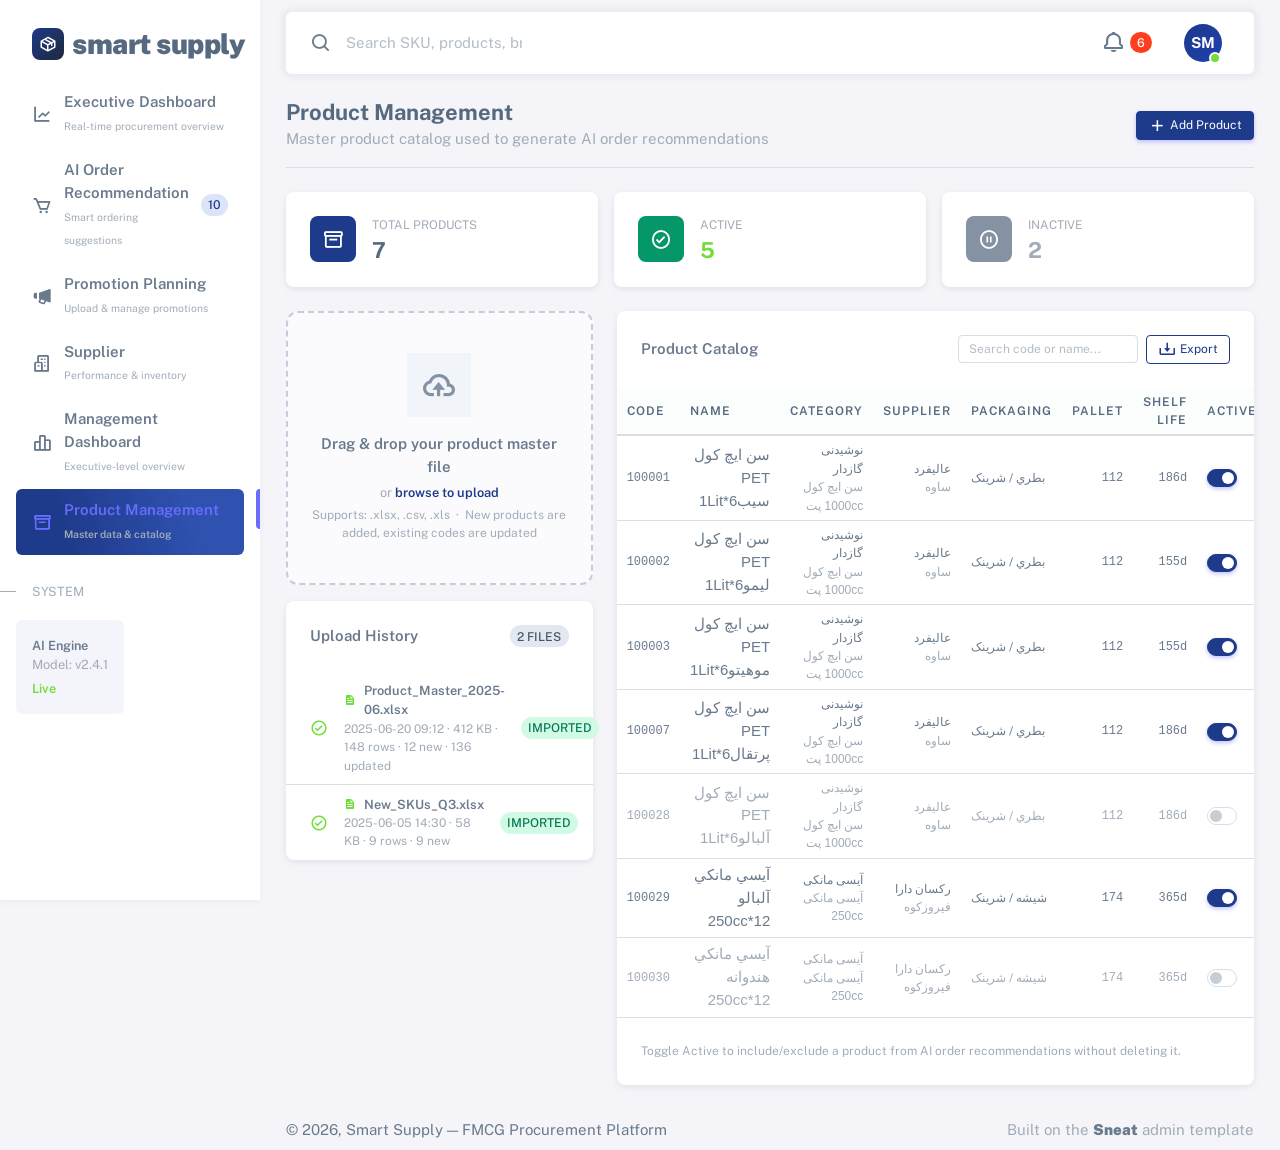
<file: html/product-management.html>
<!DOCTYPE html>
<html lang="en" class="light-style layout-menu-fixed" dir="ltr" data-theme="theme-default"
  data-assets-path="../assets/" data-template="vertical-menu-template-free">
  <head>
    <meta charset="utf-8" />
    <meta name="viewport" content="width=device-width, initial-scale=1.0, user-scalable=no, minimum-scale=1.0, maximum-scale=1.0" />
    <title>Product Management | Smart Supply — FMCG Procurement Platform</title>
    <meta name="description" content="Smart Supply — AI-powered FMCG procurement platform" />
    <link rel="icon" type="image/x-icon" href="../assets/img/favicon/favicon.ico" />
    <link rel="preconnect" href="https://fonts.googleapis.com" />
    <link rel="preconnect" href="https://fonts.gstatic.com" crossorigin />
    <link href="https://fonts.googleapis.com/css2?family=Public+Sans:ital,wght@0,300;0,400;0,500;0,600;0,700;1,300;1,400;1,500;1,600;1,700&display=swap" rel="stylesheet" />
    <link rel="stylesheet" href="../assets/vendor/fonts/boxicons.css" />
    <link rel="stylesheet" href="../assets/vendor/css/core.css" class="template-customizer-core-css" />
    <link rel="stylesheet" href="../assets/vendor/css/theme-default.css" class="template-customizer-theme-css" />
    <link rel="stylesheet" href="../assets/css/demo.css" />
    <link rel="stylesheet" href="../assets/vendor/libs/perfect-scrollbar/perfect-scrollbar.css" />
    <link rel="stylesheet" href="../assets/vendor/libs/apex-charts/apex-charts.css" />
    <link rel="stylesheet" href="../assets/css/custom.css" />
    
    <script src="../assets/vendor/js/helpers.js"></script>
    <script src="../assets/js/config.js"></script>
  </head>

  <body>
    <div class="layout-wrapper layout-content-navbar">
      <div class="layout-container">
        <aside id="layout-menu" class="layout-menu menu-vertical menu bg-menu-theme">
          <div class="app-brand demo">
            <a href="index.html" class="app-brand-link">
              <span class="app-brand-logo demo">
                <span class="d-flex align-items-center justify-content-center" style="width:32px;height:32px;border-radius:8px;background:linear-gradient(135deg,#1e3a8a,#1e293b);">
                  <i class="bx bx-package text-white" style="font-size:18px;"></i>
                </span>
              </span>
              <span class="app-brand-text demo menu-text fw-bolder ms-2">Smart Supply</span>
            </a>
            <a href="javascript:void(0);" class="layout-menu-toggle menu-link text-large ms-auto d-block d-xl-none">
              <i class="bx bx-chevron-left bx-sm align-middle"></i>
            </a>
          </div>

          <div class="menu-inner-shadow"></div>
          <ul class="menu-inner py-1">
            <li class="menu-item">
              <a href="index.html" class="menu-link">
                <i class="menu-icon tf-icons bx bx-line-chart"></i>
                <div>
                  <div class="fw-semibold">Executive Dashboard</div>
                  <small class="text-muted" style="font-size:.65rem;">Real-time procurement overview</small>
                </div>
                
              </a>
            </li>
            <li class="menu-item">
              <a href="order-recommendations.html" class="menu-link">
                <i class="menu-icon tf-icons bx bx-cart"></i>
                <div>
                  <div class="fw-semibold">AI Order Recommendation</div>
                  <small class="text-muted" style="font-size:.65rem;">Smart ordering suggestions</small>
                </div>
                <span class="badge bg-label-primary rounded-pill ms-2">10</span>
              </a>
            </li>
            <li class="menu-item">
              <a href="promotion-planning.html" class="menu-link">
                <i class="menu-icon tf-icons bx bxs-megaphone"></i>
                <div>
                  <div class="fw-semibold">Promotion Planning</div>
                  <small class="text-muted" style="font-size:.65rem;">Upload & manage promotions</small>
                </div>
                
              </a>
            </li>
            <li class="menu-item">
              <a href="supplier.html" class="menu-link">
                <i class="menu-icon tf-icons bx bx-buildings"></i>
                <div>
                  <div class="fw-semibold">Supplier</div>
                  <small class="text-muted" style="font-size:.65rem;">Performance & inventory</small>
                </div>
                
              </a>
            </li>
            <li class="menu-item">
              <a href="management.html" class="menu-link">
                <i class="menu-icon tf-icons bx bx-bar-chart-alt-2"></i>
                <div>
                  <div class="fw-semibold">Management Dashboard</div>
                  <small class="text-muted" style="font-size:.65rem;">Executive-level overview</small>
                </div>
                
              </a>
            </li>
            <li class="menu-item active">
              <a href="product-management.html" class="menu-link">
                <i class="menu-icon tf-icons bx bx-box"></i>
                <div>
                  <div class="fw-semibold">Product Management</div>
                  <small class="text-muted" style="font-size:.65rem;">Master data & catalog</small>
                </div>
                
              </a>
            </li>
            <li class="menu-header small text-uppercase"><span class="menu-header-text">System</span></li>
            <li class="px-3 pb-3">
              <div class="p-3 rounded" style="background:#f4f5fa;">
                <p class="mb-0 fw-semibold small">AI Engine</p>
                <p class="mb-1 text-muted small">Model: v2.4.1</p>
                <div class="d-flex align-items-center gap-1">
                  <span class="badge badge-dot bg-success"></span>
                  <span class="small text-success fw-semibold">Live</span>
                </div>
              </div>
            </li>

          </ul>
        </aside>

        <div class="layout-page">
          <nav class="layout-navbar container-xxl navbar navbar-expand-xl navbar-detached align-items-center bg-navbar-theme" id="layout-navbar">
            <div class="layout-menu-toggle navbar-nav align-items-xl-center me-3 me-xl-0 d-xl-none">
              <a class="nav-item nav-link px-0 me-xl-4" href="javascript:void(0)">
                <i class="bx bx-menu bx-sm"></i>
              </a>
            </div>
            <div class="navbar-nav-right d-flex align-items-center" id="navbar-collapse">
              <div class="navbar-nav align-items-center">
                <div class="nav-item d-flex align-items-center">
                  <i class="bx bx-search fs-4 lh-0"></i>
                  <input type="text" class="form-control border-0 shadow-none" placeholder="Search SKU, products, branches..." aria-label="Search..." />
                </div>
              </div>
              <ul class="navbar-nav flex-row align-items-center ms-auto">
                <li class="nav-item lh-1 me-3 dropdown">
                  <a class="nav-link dropdown-toggle hide-arrow position-relative" href="javascript:void(0);" data-bs-toggle="dropdown">
                    <i class="bx bx-bell bx-sm"></i>
                    <span class="badge bg-danger rounded-pill badge-notifications">6</span>
                  </a>
                  <ul class="dropdown-menu dropdown-menu-end py-0">
                    <li class="dropdown-menu-header border-bottom">
                      <div class="dropdown-header d-flex align-items-center py-3">
                        <h6 class="mb-0 me-auto">Procurement Alerts</h6>
                        <span class="badge bg-label-primary rounded-pill">6 New</span>
                      </div>
                    </li>
                    <li class="dropdown-notifications-list scrollable-container">
                      <ul class="list-group list-group-flush">
                        <li class="list-group-item list-group-item-action dropdown-notifications-item">
                          <small class="text-danger fw-semibold">8 SKUs will stock out within 48 hours</small>
                        </li>
                        <li class="list-group-item list-group-item-action dropdown-notifications-item">
                          <small class="text-warning fw-semibold">Tehran Foods Co. delayed 3.2 days avg this week</small>
                        </li>
                        <li class="list-group-item list-group-item-action dropdown-notifications-item">
                          <small class="text-info fw-semibold">High shortage risk detected for 12 SKUs</small>
                        </li>
                      </ul>
                    </li>
                  </ul>
                </li>
                <li class="nav-item navbar-dropdown dropdown-user dropdown">
                  <a class="nav-link dropdown-toggle hide-arrow" href="javascript:void(0);" data-bs-toggle="dropdown">
                    <div class="avatar avatar-online">
                      <span class="avatar-initial rounded-circle" style="background:linear-gradient(135deg,#1e3a8a,#1e40af);color:#fff;display:flex;align-items:center;justify-content:center;font-weight:700;">SM</span>
                    </div>
                  </a>
                  <ul class="dropdown-menu dropdown-menu-end">
                    <li>
                      <a class="dropdown-item" href="javascript:void(0);">
                        <div class="d-flex">
                          <div class="flex-shrink-0 me-3">
                            <div class="avatar avatar-online">
                              <span class="avatar-initial rounded-circle" style="background:linear-gradient(135deg,#1e3a8a,#1e40af);color:#fff;display:flex;align-items:center;justify-content:center;font-weight:700;">SM</span>
                            </div>
                          </div>
                          <div class="flex-grow-1">
                            <span class="fw-semibold d-block">Supply Manager</span>
                            <small class="text-muted">Procurement Team</small>
                          </div>
                        </div>
                      </a>
                    </li>
                    <li><div class="dropdown-divider"></div></li>
                    <li><a class="dropdown-item" href="javascript:void(0);"><i class="bx bx-user me-2"></i><span class="align-middle">My Profile</span></a></li>
                    <li><a class="dropdown-item" href="javascript:void(0);"><i class="bx bx-cog me-2"></i><span class="align-middle">Settings</span></a></li>
                    <li><div class="dropdown-divider"></div></li>
                    <li><a class="dropdown-item" href="javascript:void(0);"><i class="bx bx-power-off me-2"></i><span class="align-middle">Log Out</span></a></li>
                  </ul>
                </li>
              </ul>
            </div>
          </nav>

          <div class="content-wrapper">
            <div class="container-xxl flex-grow-1 container-p-y">

              <div class="d-flex align-items-center justify-content-between pb-3 mb-4 border-bottom flex-wrap gap-2">
                <div>
                  <h4 class="fw-bold mb-1">Product Management</h4>
                  <p class="text-muted mb-0">Master product catalog used to generate AI order recommendations</p>
                </div>
                <button class="btn btn-primary btn-sm" data-bs-toggle="modal" data-bs-target="#productModal" onclick="openAddProductModal()">
                  <i class="bx bx-plus me-1"></i>Add Product
                </button>
              </div>

              <!-- KPI strip -->
              <div class="row g-3 mb-4">
                <div class="col-md-4">
                  <div class="card h-100"><div class="card-body d-flex align-items-center gap-3">
                    <div class="kpi-icon-tile bg-primary flex-shrink-0"><i class="bx bx-box text-white fs-4"></i></div>
                    <div>
                      <p class="text-xs text-muted text-uppercase mb-1">Total Products</p>
                      <h4 class="fw-bold mb-0" id="totalProductCount">7</h4>
                    </div>
                  </div></div>
                </div>
                <div class="col-md-4">
                  <div class="card h-100"><div class="card-body d-flex align-items-center gap-3">
                    <div class="kpi-icon-tile" style="background:#059669;" flex-shrink-0><i class="bx bx-check-circle text-white fs-4"></i></div>
                    <div>
                      <p class="text-xs text-muted text-uppercase mb-1">Active</p>
                      <h4 class="fw-bold mb-0 text-success" id="activeProductCount">5</h4>
                    </div>
                  </div></div>
                </div>
                <div class="col-md-4">
                  <div class="card h-100"><div class="card-body d-flex align-items-center gap-3">
                    <div class="kpi-icon-tile bg-secondary flex-shrink-0"><i class="bx bx-pause-circle text-white fs-4"></i></div>
                    <div>
                      <p class="text-xs text-muted text-uppercase mb-1">Inactive</p>
                      <h4 class="fw-bold mb-0 text-muted" id="inactiveProductCount">2</h4>
                    </div>
                  </div></div>
                </div>
              </div>

              <div class="row g-4">
                <!-- Upload column -->
                <div class="col-lg-4">
                  <div class="dropzone mb-3" onclick="document.getElementById('productFileInput').click()">
                    <input type="file" id="productFileInput" accept=".xlsx,.csv,.xls" class="d-none"
                      onchange="document.getElementById('productUploadResult').classList.remove('d-none'); document.getElementById('productFileName').innerText = this.files[0]?.name || '';" />
                    <div class="d-flex align-items-center justify-content-center rounded-4 mx-auto mb-3" style="width:64px;height:64px;background:#f1f5f9;">
                      <i class="bx bx-cloud-upload fs-1 text-secondary"></i>
                    </div>
                    <p class="fw-semibold mb-1">Drag &amp; drop your product master file</p>
                    <p class="text-muted small mb-1">or <span class="text-primary fw-semibold">browse to upload</span></p>
                    <p class="text-xs text-muted mb-0">Supports: .xlsx, .csv, .xls &nbsp;·&nbsp; New products are added, existing codes are updated</p>
                  </div>

                  <div id="productUploadResult" class="d-none alert d-flex align-items-center gap-3" style="background:#d1fae5;border-color:#a7f3d0;">
                    <i class="bx bx-check-circle text-success fs-4"></i>
                    <div class="flex-grow-1">
                      <p class="mb-0 fw-semibold small text-success" id="productFileName"></p>
                      <p class="mb-0 text-xs text-success">Ready to import — click Confirm to process</p>
                    </div>
                    <button class="btn btn-sm btn-success">Confirm</button>
                  </div>

                  <div class="card mt-3">
                    <div class="card-header d-flex align-items-center justify-content-between">
                      <span class="fw-semibold">Upload History</span>
                      <span class="badge badge-soft-secondary rounded-pill">2 files</span>
                    </div>
                    <ul class="list-group list-group-flush">
                    <li class="list-group-item d-flex align-items-center gap-3">
                      <i class="bx bx-check-circle text-success fs-5"></i>
                      <div class="flex-grow-1">
                        <div class="d-flex align-items-center gap-2">
                          <i class="bx bxs-file text-success text-xs"></i>
                          <p class="mb-0 fw-semibold small">Product_Master_2025-06.xlsx</p>
                        </div>
                        <p class="mb-0 text-xs text-muted">2025-06-20 09:12 · 412 KB · 148 rows · 12 new · 136 updated</p>
                      </div>
                      <span class="badge badge-soft-success rounded-pill">Imported</span>
                    </li>
                    <li class="list-group-item d-flex align-items-center gap-3">
                      <i class="bx bx-check-circle text-success fs-5"></i>
                      <div class="flex-grow-1">
                        <div class="d-flex align-items-center gap-2">
                          <i class="bx bxs-file text-success text-xs"></i>
                          <p class="mb-0 fw-semibold small">New_SKUs_Q3.xlsx</p>
                        </div>
                        <p class="mb-0 text-xs text-muted">2025-06-05 14:30 · 58 KB · 9 rows · 9 new</p>
                      </div>
                      <span class="badge badge-soft-success rounded-pill">Imported</span>
                    </li>

                    </ul>
                  </div>
                </div>

                <!-- Grid column -->
                <div class="col-lg-8">
                  <div class="card">
                    <div class="card-header d-flex align-items-center justify-content-between">
                      <span class="fw-semibold">Product Catalog</span>
                      <div class="d-flex align-items-center gap-2">
                        <input type="text" class="form-control form-control-sm" style="width:180px;" placeholder="Search code or name..." id="productSearch" oninput="filterProducts()" />
                        <button class="btn btn-outline-primary btn-sm"><i class="bx bx-download me-1"></i>Export</button>
                      </div>
                    </div>
                    <div class="table-responsive">
                      <table class="table table-sm mb-0 align-middle">
                        <thead class="table-light">
                          <tr class="text-xs text-uppercase">
                            <th>Code</th>
                            <th>Name</th>
                            <th>Category</th>
                            <th>Supplier</th>
                            <th>Packaging</th>
                            <th class="text-end">Pallet</th>
                            <th class="text-end">Shelf Life</th>
                            <th class="text-center">Active</th>
                            <th class="text-center">Edit</th>
                          </tr>
                        </thead>
                        <tbody id="productsTbody">
                    <tr id="prow-100001" class="">
                      <td class="font-monospace text-xs">100001</td>
                      <td class="rtl-label" style="max-width:220px;">سن ايچ کول PET سيب6*1Lit</td>
                      <td class="rtl-label text-xs">نوشیدنی گازدار<br><span class="text-muted">سن ایچ کول 1000cc پت</span></td>
                      <td class="rtl-label text-xs">عالیفرد<br><span class="text-muted">ساوه</span></td>
                      <td class="text-xs">بطري / شرینک</td>
                      <td class="text-end font-monospace text-xs">112</td>
                      <td class="text-end font-monospace text-xs">186d</td>
                      <td class="text-center" id="status-cell-100001"><div class="form-check form-switch mb-0" title="Active / Inactive"><input class="form-check-input" type="checkbox" role="switch" id="active-100001" checked onchange="toggleActive('100001')"></div></td>
                      <td class="text-center">
                        <button class="btn btn-icon-sm btn-outline-secondary" onclick="editProduct('100001')" title="Edit product">
                          <i class="bx bx-edit-alt"></i>
                        </button>
                      </td>
                    </tr>
                    <tr id="prow-100002" class="">
                      <td class="font-monospace text-xs">100002</td>
                      <td class="rtl-label" style="max-width:220px;">سن ايچ کول PET ليمو6*1Lit</td>
                      <td class="rtl-label text-xs">نوشیدنی گازدار<br><span class="text-muted">سن ایچ کول 1000cc پت</span></td>
                      <td class="rtl-label text-xs">عالیفرد<br><span class="text-muted">ساوه</span></td>
                      <td class="text-xs">بطري / شرینک</td>
                      <td class="text-end font-monospace text-xs">112</td>
                      <td class="text-end font-monospace text-xs">155d</td>
                      <td class="text-center" id="status-cell-100002"><div class="form-check form-switch mb-0" title="Active / Inactive"><input class="form-check-input" type="checkbox" role="switch" id="active-100002" checked onchange="toggleActive('100002')"></div></td>
                      <td class="text-center">
                        <button class="btn btn-icon-sm btn-outline-secondary" onclick="editProduct('100002')" title="Edit product">
                          <i class="bx bx-edit-alt"></i>
                        </button>
                      </td>
                    </tr>
                    <tr id="prow-100003" class="">
                      <td class="font-monospace text-xs">100003</td>
                      <td class="rtl-label" style="max-width:220px;">سن ايچ کول PET موهيتو6*1Lit</td>
                      <td class="rtl-label text-xs">نوشیدنی گازدار<br><span class="text-muted">سن ایچ کول 1000cc پت</span></td>
                      <td class="rtl-label text-xs">عالیفرد<br><span class="text-muted">ساوه</span></td>
                      <td class="text-xs">بطري / شرینک</td>
                      <td class="text-end font-monospace text-xs">112</td>
                      <td class="text-end font-monospace text-xs">155d</td>
                      <td class="text-center" id="status-cell-100003"><div class="form-check form-switch mb-0" title="Active / Inactive"><input class="form-check-input" type="checkbox" role="switch" id="active-100003" checked onchange="toggleActive('100003')"></div></td>
                      <td class="text-center">
                        <button class="btn btn-icon-sm btn-outline-secondary" onclick="editProduct('100003')" title="Edit product">
                          <i class="bx bx-edit-alt"></i>
                        </button>
                      </td>
                    </tr>
                    <tr id="prow-100007" class="">
                      <td class="font-monospace text-xs">100007</td>
                      <td class="rtl-label" style="max-width:220px;">سن ايچ کول PET پرتقال6*1Lit</td>
                      <td class="rtl-label text-xs">نوشیدنی گازدار<br><span class="text-muted">سن ایچ کول 1000cc پت</span></td>
                      <td class="rtl-label text-xs">عالیفرد<br><span class="text-muted">ساوه</span></td>
                      <td class="text-xs">بطري / شرینک</td>
                      <td class="text-end font-monospace text-xs">112</td>
                      <td class="text-end font-monospace text-xs">186d</td>
                      <td class="text-center" id="status-cell-100007"><div class="form-check form-switch mb-0" title="Active / Inactive"><input class="form-check-input" type="checkbox" role="switch" id="active-100007" checked onchange="toggleActive('100007')"></div></td>
                      <td class="text-center">
                        <button class="btn btn-icon-sm btn-outline-secondary" onclick="editProduct('100007')" title="Edit product">
                          <i class="bx bx-edit-alt"></i>
                        </button>
                      </td>
                    </tr>
                    <tr id="prow-100028" class="text-muted">
                      <td class="font-monospace text-xs">100028</td>
                      <td class="rtl-label" style="max-width:220px;">سن ايچ کول PET آلبالو6*1Lit</td>
                      <td class="rtl-label text-xs">نوشیدنی گازدار<br><span class="text-muted">سن ایچ کول 1000cc پت</span></td>
                      <td class="rtl-label text-xs">عالیفرد<br><span class="text-muted">ساوه</span></td>
                      <td class="text-xs">بطري / شرینک</td>
                      <td class="text-end font-monospace text-xs">112</td>
                      <td class="text-end font-monospace text-xs">186d</td>
                      <td class="text-center" id="status-cell-100028"><div class="form-check form-switch mb-0" title="Active / Inactive"><input class="form-check-input" type="checkbox" role="switch" id="active-100028"  onchange="toggleActive('100028')"></div></td>
                      <td class="text-center">
                        <button class="btn btn-icon-sm btn-outline-secondary" onclick="editProduct('100028')" title="Edit product">
                          <i class="bx bx-edit-alt"></i>
                        </button>
                      </td>
                    </tr>
                    <tr id="prow-100029" class="">
                      <td class="font-monospace text-xs">100029</td>
                      <td class="rtl-label" style="max-width:220px;">آيسي مانکي آلبالو 12*250cc</td>
                      <td class="rtl-label text-xs">آیسی مانکی<br><span class="text-muted">آیسی مانکی 250cc</span></td>
                      <td class="rtl-label text-xs">رکسان دارا<br><span class="text-muted">فیروزکوه</span></td>
                      <td class="text-xs">شيشه / شرینک</td>
                      <td class="text-end font-monospace text-xs">174</td>
                      <td class="text-end font-monospace text-xs">365d</td>
                      <td class="text-center" id="status-cell-100029"><div class="form-check form-switch mb-0" title="Active / Inactive"><input class="form-check-input" type="checkbox" role="switch" id="active-100029" checked onchange="toggleActive('100029')"></div></td>
                      <td class="text-center">
                        <button class="btn btn-icon-sm btn-outline-secondary" onclick="editProduct('100029')" title="Edit product">
                          <i class="bx bx-edit-alt"></i>
                        </button>
                      </td>
                    </tr>
                    <tr id="prow-100030" class="text-muted">
                      <td class="font-monospace text-xs">100030</td>
                      <td class="rtl-label" style="max-width:220px;">آيسي مانکي هندوانه 12*250cc</td>
                      <td class="rtl-label text-xs">آیسی مانکی<br><span class="text-muted">آیسی مانکی 250cc</span></td>
                      <td class="rtl-label text-xs">رکسان دارا<br><span class="text-muted">فیروزکوه</span></td>
                      <td class="text-xs">شيشه / شرینک</td>
                      <td class="text-end font-monospace text-xs">174</td>
                      <td class="text-end font-monospace text-xs">365d</td>
                      <td class="text-center" id="status-cell-100030"><div class="form-check form-switch mb-0" title="Active / Inactive"><input class="form-check-input" type="checkbox" role="switch" id="active-100030"  onchange="toggleActive('100030')"></div></td>
                      <td class="text-center">
                        <button class="btn btn-icon-sm btn-outline-secondary" onclick="editProduct('100030')" title="Edit product">
                          <i class="bx bx-edit-alt"></i>
                        </button>
                      </td>
                    </tr>

                        </tbody>
                      </table>
                    </div>
                    <div class="card-footer">
                      <p class="mb-0 text-xs text-muted">Toggle Active to include/exclude a product from AI order recommendations without deleting it.</p>
                    </div>
                  </div>
                </div>
              </div>

              <!-- Add / Edit Product Modal -->
              <div class="modal fade" id="productModal" tabindex="-1" aria-hidden="true">
                <div class="modal-dialog modal-dialog-centered modal-lg">
                  <div class="modal-content">
                    <div class="modal-header">
                      <h6 class="modal-title" id="productModalTitle">Add Product</h6>
                      <button type="button" class="btn-close" data-bs-dismiss="modal"></button>
                    </div>
                    <div class="modal-body">
                      <input type="hidden" id="pf-original-code" value="" />
                      <div class="row g-2">
                        <div class="col-6 col-md-3">
                          <label class="text-xs text-muted fw-semibold text-uppercase mb-1">Code *</label>
                          <input type="text" class="form-control form-control-sm" id="pf-code" />
                        </div>
                        <div class="col-6 col-md-9">
                          <label class="text-xs text-muted fw-semibold text-uppercase mb-1">Name *</label>
                          <input type="text" class="form-control form-control-sm" id="pf-name" />
                        </div>
                        <div class="col-6 col-md-4">
                          <label class="text-xs text-muted fw-semibold text-uppercase mb-1">Category</label>
                          <input type="text" class="form-control form-control-sm" id="pf-category" />
                        </div>
                        <div class="col-6 col-md-4">
                          <label class="text-xs text-muted fw-semibold text-uppercase mb-1">Sub-Category</label>
                          <input type="text" class="form-control form-control-sm" id="pf-subcategory" />
                        </div>
                        <div class="col-6 col-md-2">
                          <label class="text-xs text-muted fw-semibold text-uppercase mb-1">Primary Pkg.</label>
                          <input type="text" class="form-control form-control-sm" id="pf-primarypkg" />
                        </div>
                        <div class="col-6 col-md-2">
                          <label class="text-xs text-muted fw-semibold text-uppercase mb-1">Second Pkg.</label>
                          <input type="text" class="form-control form-control-sm" id="pf-secondpkg" />
                        </div>
                        <div class="col-6 col-md-2">
                          <label class="text-xs text-muted fw-semibold text-uppercase mb-1">Net Weight</label>
                          <input type="number" step="0.01" class="form-control form-control-sm" id="pf-netweight" />
                        </div>
                        <div class="col-6 col-md-2">
                          <label class="text-xs text-muted fw-semibold text-uppercase mb-1">Shelf Life (d)</label>
                          <input type="number" class="form-control form-control-sm" id="pf-shelflife" />
                        </div>
                        <div class="col-6 col-md-2">
                          <label class="text-xs text-muted fw-semibold text-uppercase mb-1">Unit Sale</label>
                          <input type="text" class="form-control form-control-sm" id="pf-unitsale" />
                        </div>
                        <div class="col-6 col-md-2">
                          <label class="text-xs text-muted fw-semibold text-uppercase mb-1">Number US</label>
                          <input type="number" class="form-control form-control-sm" id="pf-numberus" />
                        </div>
                        <div class="col-6 col-md-2">
                          <label class="text-xs text-muted fw-semibold text-uppercase mb-1">Unit Buy</label>
                          <input type="text" class="form-control form-control-sm" id="pf-unitbuy" />
                        </div>
                        <div class="col-6 col-md-2">
                          <label class="text-xs text-muted fw-semibold text-uppercase mb-1">Number UB</label>
                          <input type="number" class="form-control form-control-sm" id="pf-numberub" />
                        </div>
                        <div class="col-6 col-md-2">
                          <label class="text-xs text-muted fw-semibold text-uppercase mb-1">Order US</label>
                          <input type="number" class="form-control form-control-sm" id="pf-orderus" />
                        </div>
                        <div class="col-6 col-md-2">
                          <label class="text-xs text-muted fw-semibold text-uppercase mb-1">Pallet *</label>
                          <input type="number" class="form-control form-control-sm" id="pf-pallet" />
                        </div>
                        <div class="col-6 col-md-2">
                          <label class="text-xs text-muted fw-semibold text-uppercase mb-1">Convert Ord.</label>
                          <input type="number" step="0.01" class="form-control form-control-sm" id="pf-convertord" value="1" />
                        </div>
                        <div class="col-6 col-md-3">
                          <label class="text-xs text-muted fw-semibold text-uppercase mb-1">Supplier Name</label>
                          <input type="text" class="form-control form-control-sm" id="pf-suppliername" />
                        </div>
                        <div class="col-6 col-md-3">
                          <label class="text-xs text-muted fw-semibold text-uppercase mb-1">Location</label>
                          <input type="text" class="form-control form-control-sm" id="pf-location" />
                        </div>
                        <div class="col-6 col-md-3">
                          <label class="text-xs text-muted fw-semibold text-uppercase mb-1">Planner</label>
                          <input type="text" class="form-control form-control-sm" id="pf-planner" />
                        </div>
                        <div class="col-6 col-md-3">
                          <label class="text-xs text-muted fw-semibold text-uppercase mb-1">AB Code</label>
                          <input type="text" class="form-control form-control-sm" id="pf-abcode" />
                        </div>
                      </div>
                      <div class="form-check form-switch mt-3">
                        <input class="form-check-input" type="checkbox" role="switch" id="pf-active" checked>
                        <label class="form-check-label small" for="pf-active">Active — included in AI order recommendations</label>
                      </div>
                    </div>
                    <div class="modal-footer">
                      <button class="btn btn-sm btn-outline-secondary" data-bs-dismiss="modal">Cancel</button>
                      <button class="btn btn-sm btn-primary" onclick="saveProduct()"><i class="bx bx-check me-1"></i>Save Product</button>
                    </div>
                  </div>
                </div>
              </div>

            </div>
            <footer class="content-footer footer bg-footer-theme">
              <div class="container-xxl d-flex flex-wrap justify-content-between py-2 flex-md-row flex-column">
                <div class="mb-2 mb-md-0">
                  © <script>document.write(new Date().getFullYear());</script>, Smart Supply — FMCG Procurement Platform
                </div>
                <div>
                  <span class="text-muted">Built on the</span>
                  <a href="https://themeselection.com/products/sneat-bootstrap-html-admin-template/" target="_blank" class="footer-link fw-bolder">Sneat</a>
                  <span class="text-muted">admin template</span>
                </div>
              </div>
            </footer>

            <div class="content-backdrop fade"></div>
          </div>
        </div>
      </div>
      <div class="layout-overlay layout-menu-toggle"></div>
    </div>

    <script src="../assets/vendor/libs/jquery/jquery.js"></script>
    <script src="../assets/vendor/libs/popper/popper.js"></script>
    <script src="../assets/vendor/js/bootstrap.js"></script>
    <script src="../assets/vendor/libs/perfect-scrollbar/perfect-scrollbar.js"></script>
    <script src="../assets/vendor/js/menu.js"></script>
    <script src="../assets/vendor/libs/apex-charts/apexcharts.js"></script>
    <script src="../assets/js/main.js"></script>

    <script>
      let productData = [{"code": "100001", "name": "\u0633\u0646 \u0627\u064a\u0686 \u06a9\u0648\u0644 PET \u0633\u064a\u06286*1Lit", "category": "\u0646\u0648\u0634\u06cc\u062f\u0646\u06cc \u06af\u0627\u0632\u062f\u0627\u0631", "subCategory": "\u0633\u0646 \u0627\u06cc\u0686 \u06a9\u0648\u0644 1000cc \u067e\u062a", "primaryPackaging": "\u0628\u0637\u0631\u064a", "secondPackaging": "\u0634\u0631\u06cc\u0646\u06a9", "netWeight": 1.06, "shelfLife": 186, "unitSale": "PAC", "numberUS": 6, "unitBuy": "PAC", "numberUB": 6, "orderUS": 112, "pallet": 112, "convertOrd": 1, "supplierName": "\u0639\u0627\u0644\u06cc\u0641\u0631\u062f", "location": "\u0633\u0627\u0648\u0647", "planner": "\u0646\u06a9\u06cc\u0633\u0627 \u0627\u06a9\u0628\u0631\u0632\u0627\u062f\u0647", "abCode": "Al-Sa", "w2w": "PAC", "active": true}, {"code": "100002", "name": "\u0633\u0646 \u0627\u064a\u0686 \u06a9\u0648\u0644 PET \u0644\u064a\u0645\u06486*1Lit", "category": "\u0646\u0648\u0634\u06cc\u062f\u0646\u06cc \u06af\u0627\u0632\u062f\u0627\u0631", "subCategory": "\u0633\u0646 \u0627\u06cc\u0686 \u06a9\u0648\u0644 1000cc \u067e\u062a", "primaryPackaging": "\u0628\u0637\u0631\u064a", "secondPackaging": "\u0634\u0631\u06cc\u0646\u06a9", "netWeight": 1.06, "shelfLife": 155, "unitSale": "PAC", "numberUS": 6, "unitBuy": "PAC", "numberUB": 6, "orderUS": 112, "pallet": 112, "convertOrd": 1, "supplierName": "\u0639\u0627\u0644\u06cc\u0641\u0631\u062f", "location": "\u0633\u0627\u0648\u0647", "planner": "\u0646\u06a9\u06cc\u0633\u0627 \u0627\u06a9\u0628\u0631\u0632\u0627\u062f\u0647", "abCode": "Al-Sa", "w2w": "PAC", "active": true}, {"code": "100003", "name": "\u0633\u0646 \u0627\u064a\u0686 \u06a9\u0648\u0644 PET \u0645\u0648\u0647\u064a\u062a\u06486*1Lit", "category": "\u0646\u0648\u0634\u06cc\u062f\u0646\u06cc \u06af\u0627\u0632\u062f\u0627\u0631", "subCategory": "\u0633\u0646 \u0627\u06cc\u0686 \u06a9\u0648\u0644 1000cc \u067e\u062a", "primaryPackaging": "\u0628\u0637\u0631\u064a", "secondPackaging": "\u0634\u0631\u06cc\u0646\u06a9", "netWeight": 1.06, "shelfLife": 155, "unitSale": "PAC", "numberUS": 6, "unitBuy": "PAC", "numberUB": 6, "orderUS": 112, "pallet": 112, "convertOrd": 1, "supplierName": "\u0639\u0627\u0644\u06cc\u0641\u0631\u062f", "location": "\u0633\u0627\u0648\u0647", "planner": "\u0646\u06a9\u06cc\u0633\u0627 \u0627\u06a9\u0628\u0631\u0632\u0627\u062f\u0647", "abCode": "Al-Sa", "w2w": "PAC", "active": true}, {"code": "100007", "name": "\u0633\u0646 \u0627\u064a\u0686 \u06a9\u0648\u0644 PET \u067e\u0631\u062a\u0642\u0627\u06446*1Lit", "category": "\u0646\u0648\u0634\u06cc\u062f\u0646\u06cc \u06af\u0627\u0632\u062f\u0627\u0631", "subCategory": "\u0633\u0646 \u0627\u06cc\u0686 \u06a9\u0648\u0644 1000cc \u067e\u062a", "primaryPackaging": "\u0628\u0637\u0631\u064a", "secondPackaging": "\u0634\u0631\u06cc\u0646\u06a9", "netWeight": 1.06, "shelfLife": 186, "unitSale": "PAC", "numberUS": 6, "unitBuy": "PAC", "numberUB": 6, "orderUS": 112, "pallet": 112, "convertOrd": 1, "supplierName": "\u0639\u0627\u0644\u06cc\u0641\u0631\u062f", "location": "\u0633\u0627\u0648\u0647", "planner": "\u0646\u06a9\u06cc\u0633\u0627 \u0627\u06a9\u0628\u0631\u0632\u0627\u062f\u0647", "abCode": "Al-Sa", "w2w": "PAC", "active": true}, {"code": "100028", "name": "\u0633\u0646 \u0627\u064a\u0686 \u06a9\u0648\u0644 PET \u0622\u0644\u0628\u0627\u0644\u06486*1Lit", "category": "\u0646\u0648\u0634\u06cc\u062f\u0646\u06cc \u06af\u0627\u0632\u062f\u0627\u0631", "subCategory": "\u0633\u0646 \u0627\u06cc\u0686 \u06a9\u0648\u0644 1000cc \u067e\u062a", "primaryPackaging": "\u0628\u0637\u0631\u064a", "secondPackaging": "\u0634\u0631\u06cc\u0646\u06a9", "netWeight": 1.06, "shelfLife": 186, "unitSale": "PAC", "numberUS": 6, "unitBuy": "PAC", "numberUB": 6, "orderUS": 112, "pallet": 112, "convertOrd": 1, "supplierName": "\u0639\u0627\u0644\u06cc\u0641\u0631\u062f", "location": "\u0633\u0627\u0648\u0647", "planner": "\u0646\u06a9\u06cc\u0633\u0627 \u0627\u06a9\u0628\u0631\u0632\u0627\u062f\u0647", "abCode": "Al-Sa", "w2w": "PAC", "active": false}, {"code": "100029", "name": "\u0622\u064a\u0633\u064a \u0645\u0627\u0646\u06a9\u064a \u0622\u0644\u0628\u0627\u0644\u0648 12*250cc", "category": "\u0622\u06cc\u0633\u06cc \u0645\u0627\u0646\u06a9\u06cc", "subCategory": "\u0622\u06cc\u0633\u06cc \u0645\u0627\u0646\u06a9\u06cc 250cc", "primaryPackaging": "\u0634\u064a\u0634\u0647", "secondPackaging": "\u0634\u0631\u06cc\u0646\u06a9", "netWeight": 0.25, "shelfLife": 365, "unitSale": "PAC", "numberUS": 12, "unitBuy": "PAC", "numberUB": 12, "orderUS": 174, "pallet": 174, "convertOrd": 1, "supplierName": "\u0631\u06a9\u0633\u0627\u0646 \u062f\u0627\u0631\u0627", "location": "\u0641\u06cc\u0631\u0648\u0632\u06a9\u0648\u0647", "planner": "\u0645\u0647\u0634\u06cc\u062f \u0639\u0627\u0637\u0641\u0647", "abCode": "Ro-Da", "w2w": "PAC", "active": true}, {"code": "100030", "name": "\u0622\u064a\u0633\u064a \u0645\u0627\u0646\u06a9\u064a \u0647\u0646\u062f\u0648\u0627\u0646\u0647 12*250cc", "category": "\u0622\u06cc\u0633\u06cc \u0645\u0627\u0646\u06a9\u06cc", "subCategory": "\u0622\u06cc\u0633\u06cc \u0645\u0627\u0646\u06a9\u06cc 250cc", "primaryPackaging": "\u0634\u064a\u0634\u0647", "secondPackaging": "\u0634\u0631\u06cc\u0646\u06a9", "netWeight": 0.25, "shelfLife": 365, "unitSale": "PAC", "numberUS": 12, "unitBuy": "PAC", "numberUB": 12, "orderUS": 174, "pallet": 174, "convertOrd": 1, "supplierName": "\u0631\u06a9\u0633\u0627\u0646 \u062f\u0627\u0631\u0627", "location": "\u0641\u06cc\u0631\u0648\u0632\u06a9\u0648\u0647", "planner": "\u0645\u0647\u0634\u06cc\u062f \u0639\u0627\u0637\u0641\u0647", "abCode": "Ro-Da", "w2w": "PAC", "active": false}];

      function updateProductCounts() {
        const total = productData.length;
        const activeN = productData.filter(p => p.active).length;
        document.getElementById('totalProductCount').innerText = total;
        document.getElementById('activeProductCount').innerText = activeN;
        document.getElementById('inactiveProductCount').innerText = total - activeN;
      }

      function toggleActive(code) {
        const p = productData.find(d => d.code === code);
        if (!p) return;
        p.active = !p.active;
        const row = document.getElementById('prow-' + code);
        if (row) row.classList.toggle('text-muted', !p.active);
        updateProductCounts();
      }

      function openAddProductModal() {
        document.getElementById('productModalTitle').innerText = 'Add Product';
        document.getElementById('pf-original-code').value = '';
        ['code','name','category','subcategory','primarypkg','secondpkg','netweight','shelflife',
         'unitsale','numberus','unitbuy','numberub','orderus','pallet','suppliername','location','planner','abcode']
          .forEach(f => { const el = document.getElementById('pf-' + f); if (el) el.value = ''; });
        document.getElementById('pf-convertord').value = 1;
        document.getElementById('pf-active').checked = true;
      }

      function editProduct(code) {
        const p = productData.find(d => d.code === code);
        if (!p) return;
        document.getElementById('productModalTitle').innerText = 'Edit Product — ' + code;
        document.getElementById('pf-original-code').value = code;
        document.getElementById('pf-code').value = p.code;
        document.getElementById('pf-name').value = p.name;
        document.getElementById('pf-category').value = p.category;
        document.getElementById('pf-subcategory').value = p.subCategory;
        document.getElementById('pf-primarypkg').value = p.primaryPackaging;
        document.getElementById('pf-secondpkg').value = p.secondPackaging;
        document.getElementById('pf-netweight').value = p.netWeight;
        document.getElementById('pf-shelflife').value = p.shelfLife;
        document.getElementById('pf-unitsale').value = p.unitSale;
        document.getElementById('pf-numberus').value = p.numberUS;
        document.getElementById('pf-unitbuy').value = p.unitBuy;
        document.getElementById('pf-numberub').value = p.numberUB;
        document.getElementById('pf-orderus').value = p.orderUS;
        document.getElementById('pf-pallet').value = p.pallet;
        document.getElementById('pf-convertord').value = p.convertOrd;
        document.getElementById('pf-suppliername').value = p.supplierName;
        document.getElementById('pf-location').value = p.location;
        document.getElementById('pf-planner').value = p.planner;
        document.getElementById('pf-abcode').value = p.abCode;
        document.getElementById('pf-active').checked = p.active;
        const modalEl = document.getElementById('productModal');
        if (window.bootstrap) bootstrap.Modal.getOrCreateInstance(modalEl).show();
      }

      function productRowHtml(p) {
        const rowMuted = p.active ? '' : 'text-muted';
        return `<tr id="prow-${p.code}" class="${rowMuted}">
          <td class="font-monospace text-xs">${p.code}</td>
          <td class="rtl-label" style="max-width:220px;">${p.name}</td>
          <td class="rtl-label text-xs">${p.category}<br><span class="text-muted">${p.subCategory}</span></td>
          <td class="rtl-label text-xs">${p.supplierName}<br><span class="text-muted">${p.location}</span></td>
          <td class="text-xs">${p.primaryPackaging} / ${p.secondPackaging}</td>
          <td class="text-end font-monospace text-xs">${p.pallet}</td>
          <td class="text-end font-monospace text-xs">${p.shelfLife}d</td>
          <td class="text-center" id="status-cell-${p.code}">
            <div class="form-check form-switch mb-0" title="Active / Inactive">
              <input class="form-check-input" type="checkbox" role="switch" id="active-${p.code}" ${p.active ? 'checked' : ''} onchange="toggleActive('${p.code}')">
            </div>
          </td>
          <td class="text-center">
            <button class="btn btn-icon-sm btn-outline-secondary" onclick="editProduct('${p.code}')" title="Edit product"><i class="bx bx-edit-alt"></i></button>
          </td>
        </tr>`;
      }

      function saveProduct() {
        const originalCode = document.getElementById('pf-original-code').value;
        const code = document.getElementById('pf-code').value.trim();
        const name = document.getElementById('pf-name').value.trim();
        if (!code || !name) { alert('Code and Name are required.'); return; }

        const product = {
          code: code,
          name: name,
          category: document.getElementById('pf-category').value,
          subCategory: document.getElementById('pf-subcategory').value,
          primaryPackaging: document.getElementById('pf-primarypkg').value,
          secondPackaging: document.getElementById('pf-secondpkg').value,
          netWeight: parseFloat(document.getElementById('pf-netweight').value) || 0,
          shelfLife: parseInt(document.getElementById('pf-shelflife').value) || 0,
          unitSale: document.getElementById('pf-unitsale').value,
          numberUS: parseInt(document.getElementById('pf-numberus').value) || 0,
          unitBuy: document.getElementById('pf-unitbuy').value,
          numberUB: parseInt(document.getElementById('pf-numberub').value) || 0,
          orderUS: parseInt(document.getElementById('pf-orderus').value) || 0,
          pallet: parseInt(document.getElementById('pf-pallet').value) || 1,
          convertOrd: parseFloat(document.getElementById('pf-convertord').value) || 1,
          supplierName: document.getElementById('pf-suppliername').value,
          location: document.getElementById('pf-location').value,
          planner: document.getElementById('pf-planner').value,
          abCode: document.getElementById('pf-abcode').value,
          w2w: 'PAC',
          active: document.getElementById('pf-active').checked,
        };

        if (originalCode) {
          const idx = productData.findIndex(d => d.code === originalCode);
          if (idx > -1) productData[idx] = product;
          const oldRow = document.getElementById('prow-' + originalCode);
          if (oldRow) oldRow.outerHTML = productRowHtml(product);
        } else {
          if (productData.some(d => d.code === code)) { alert('A product with this code already exists.'); return; }
          productData.push(product);
          document.getElementById('productsTbody').insertAdjacentHTML('beforeend', productRowHtml(product));
        }

        updateProductCounts();
        const modalEl = document.getElementById('productModal');
        if (window.bootstrap) bootstrap.Modal.getOrCreateInstance(modalEl).hide();
      }

      function filterProducts() {
        const q = document.getElementById('productSearch').value.trim().toLowerCase();
        document.querySelectorAll('#productsTbody tr[id^="prow-"]').forEach(row => {
          const code = row.id.replace('prow-', '');
          const p = productData.find(d => d.code === code);
          const match = !q || (p && (p.code.toLowerCase().includes(q) || p.name.toLowerCase().includes(q)));
          row.style.display = match ? '' : 'none';
        });
      }
    </script>

  </body>
</html>
</file>
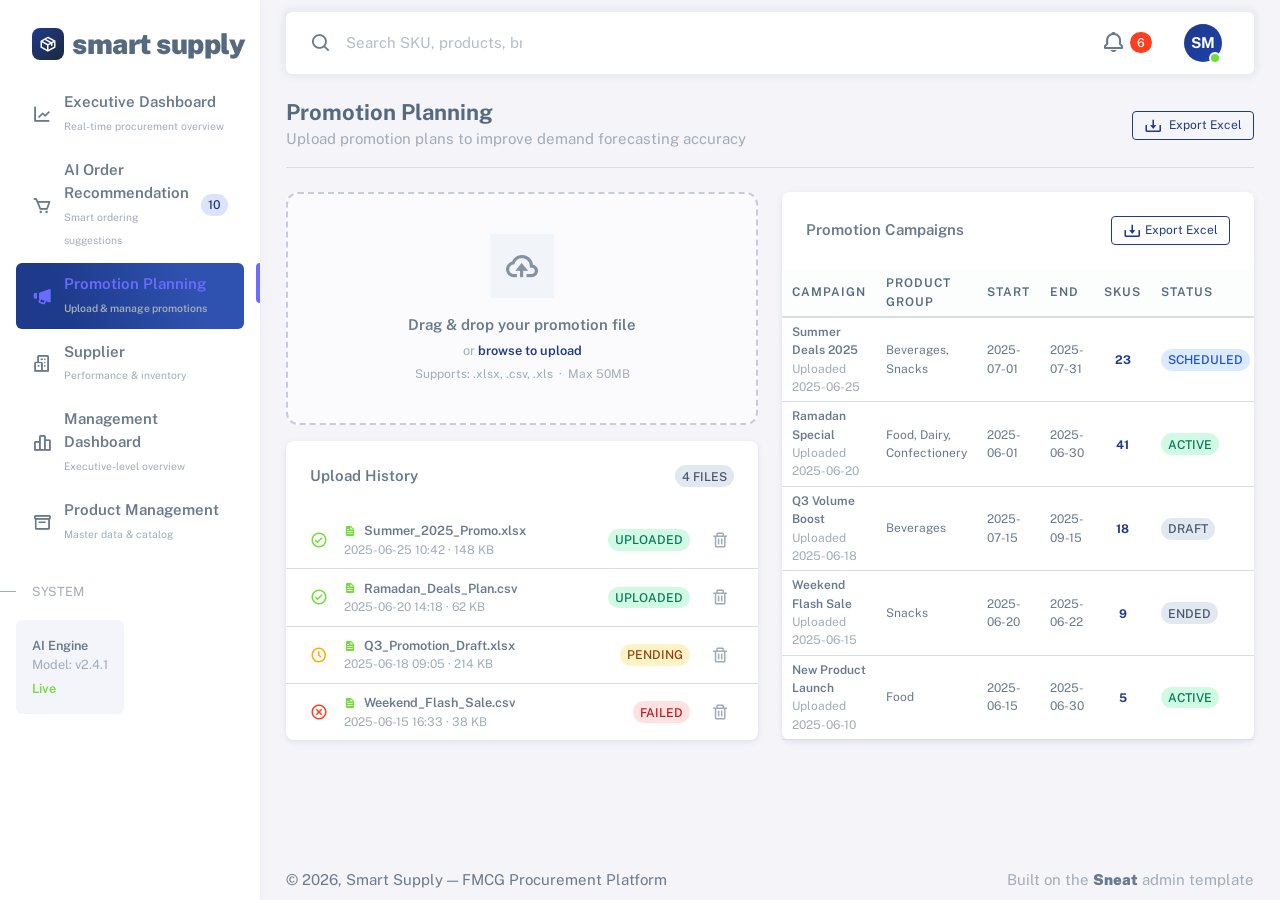
<file: html/promotion-planning.html>
<!DOCTYPE html>
<html lang="en" class="light-style layout-menu-fixed" dir="ltr" data-theme="theme-default"
  data-assets-path="../assets/" data-template="vertical-menu-template-free">
  <head>
    <meta charset="utf-8" />
    <meta name="viewport" content="width=device-width, initial-scale=1.0, user-scalable=no, minimum-scale=1.0, maximum-scale=1.0" />
    <title>Promotion Planning | Smart Supply — FMCG Procurement Platform</title>
    <meta name="description" content="Smart Supply — AI-powered FMCG procurement platform" />
    <link rel="icon" type="image/x-icon" href="../assets/img/favicon/favicon.ico" />
    <link rel="preconnect" href="https://fonts.googleapis.com" />
    <link rel="preconnect" href="https://fonts.gstatic.com" crossorigin />
    <link href="https://fonts.googleapis.com/css2?family=Public+Sans:ital,wght@0,300;0,400;0,500;0,600;0,700;1,300;1,400;1,500;1,600;1,700&display=swap" rel="stylesheet" />
    <link rel="stylesheet" href="../assets/vendor/fonts/boxicons.css" />
    <link rel="stylesheet" href="../assets/vendor/css/core.css" class="template-customizer-core-css" />
    <link rel="stylesheet" href="../assets/vendor/css/theme-default.css" class="template-customizer-theme-css" />
    <link rel="stylesheet" href="../assets/css/demo.css" />
    <link rel="stylesheet" href="../assets/vendor/libs/perfect-scrollbar/perfect-scrollbar.css" />
    <link rel="stylesheet" href="../assets/vendor/libs/apex-charts/apex-charts.css" />
    <link rel="stylesheet" href="../assets/css/custom.css" />
    
    <script src="../assets/vendor/js/helpers.js"></script>
    <script src="../assets/js/config.js"></script>
  </head>

  <body>
    <div class="layout-wrapper layout-content-navbar">
      <div class="layout-container">
        <aside id="layout-menu" class="layout-menu menu-vertical menu bg-menu-theme">
          <div class="app-brand demo">
            <a href="index.html" class="app-brand-link">
              <span class="app-brand-logo demo">
                <span class="d-flex align-items-center justify-content-center" style="width:32px;height:32px;border-radius:8px;background:linear-gradient(135deg,#1e3a8a,#1e293b);">
                  <i class="bx bx-package text-white" style="font-size:18px;"></i>
                </span>
              </span>
              <span class="app-brand-text demo menu-text fw-bolder ms-2">Smart Supply</span>
            </a>
            <a href="javascript:void(0);" class="layout-menu-toggle menu-link text-large ms-auto d-block d-xl-none">
              <i class="bx bx-chevron-left bx-sm align-middle"></i>
            </a>
          </div>

          <div class="menu-inner-shadow"></div>
          <ul class="menu-inner py-1">
            <li class="menu-item">
              <a href="index.html" class="menu-link">
                <i class="menu-icon tf-icons bx bx-line-chart"></i>
                <div>
                  <div class="fw-semibold">Executive Dashboard</div>
                  <small class="text-muted" style="font-size:.65rem;">Real-time procurement overview</small>
                </div>
                
              </a>
            </li>
            <li class="menu-item">
              <a href="order-recommendations.html" class="menu-link">
                <i class="menu-icon tf-icons bx bx-cart"></i>
                <div>
                  <div class="fw-semibold">AI Order Recommendation</div>
                  <small class="text-muted" style="font-size:.65rem;">Smart ordering suggestions</small>
                </div>
                <span class="badge bg-label-primary rounded-pill ms-2">10</span>
              </a>
            </li>
            <li class="menu-item active">
              <a href="promotion-planning.html" class="menu-link">
                <i class="menu-icon tf-icons bx bxs-megaphone"></i>
                <div>
                  <div class="fw-semibold">Promotion Planning</div>
                  <small class="text-muted" style="font-size:.65rem;">Upload & manage promotions</small>
                </div>
                
              </a>
            </li>
            <li class="menu-item">
              <a href="supplier.html" class="menu-link">
                <i class="menu-icon tf-icons bx bx-buildings"></i>
                <div>
                  <div class="fw-semibold">Supplier</div>
                  <small class="text-muted" style="font-size:.65rem;">Performance & inventory</small>
                </div>
                
              </a>
            </li>
            <li class="menu-item">
              <a href="management.html" class="menu-link">
                <i class="menu-icon tf-icons bx bx-bar-chart-alt-2"></i>
                <div>
                  <div class="fw-semibold">Management Dashboard</div>
                  <small class="text-muted" style="font-size:.65rem;">Executive-level overview</small>
                </div>
                
              </a>
            </li>
            <li class="menu-item">
              <a href="product-management.html" class="menu-link">
                <i class="menu-icon tf-icons bx bx-box"></i>
                <div>
                  <div class="fw-semibold">Product Management</div>
                  <small class="text-muted" style="font-size:.65rem;">Master data & catalog</small>
                </div>
                
              </a>
            </li>
            <li class="menu-header small text-uppercase"><span class="menu-header-text">System</span></li>
            <li class="px-3 pb-3">
              <div class="p-3 rounded" style="background:#f4f5fa;">
                <p class="mb-0 fw-semibold small">AI Engine</p>
                <p class="mb-1 text-muted small">Model: v2.4.1</p>
                <div class="d-flex align-items-center gap-1">
                  <span class="badge badge-dot bg-success"></span>
                  <span class="small text-success fw-semibold">Live</span>
                </div>
              </div>
            </li>

          </ul>
        </aside>

        <div class="layout-page">
          <nav class="layout-navbar container-xxl navbar navbar-expand-xl navbar-detached align-items-center bg-navbar-theme" id="layout-navbar">
            <div class="layout-menu-toggle navbar-nav align-items-xl-center me-3 me-xl-0 d-xl-none">
              <a class="nav-item nav-link px-0 me-xl-4" href="javascript:void(0)">
                <i class="bx bx-menu bx-sm"></i>
              </a>
            </div>
            <div class="navbar-nav-right d-flex align-items-center" id="navbar-collapse">
              <div class="navbar-nav align-items-center">
                <div class="nav-item d-flex align-items-center">
                  <i class="bx bx-search fs-4 lh-0"></i>
                  <input type="text" class="form-control border-0 shadow-none" placeholder="Search SKU, products, branches..." aria-label="Search..." />
                </div>
              </div>
              <ul class="navbar-nav flex-row align-items-center ms-auto">
                <li class="nav-item lh-1 me-3 dropdown">
                  <a class="nav-link dropdown-toggle hide-arrow position-relative" href="javascript:void(0);" data-bs-toggle="dropdown">
                    <i class="bx bx-bell bx-sm"></i>
                    <span class="badge bg-danger rounded-pill badge-notifications">6</span>
                  </a>
                  <ul class="dropdown-menu dropdown-menu-end py-0">
                    <li class="dropdown-menu-header border-bottom">
                      <div class="dropdown-header d-flex align-items-center py-3">
                        <h6 class="mb-0 me-auto">Procurement Alerts</h6>
                        <span class="badge bg-label-primary rounded-pill">6 New</span>
                      </div>
                    </li>
                    <li class="dropdown-notifications-list scrollable-container">
                      <ul class="list-group list-group-flush">
                        <li class="list-group-item list-group-item-action dropdown-notifications-item">
                          <small class="text-danger fw-semibold">8 SKUs will stock out within 48 hours</small>
                        </li>
                        <li class="list-group-item list-group-item-action dropdown-notifications-item">
                          <small class="text-warning fw-semibold">Tehran Foods Co. delayed 3.2 days avg this week</small>
                        </li>
                        <li class="list-group-item list-group-item-action dropdown-notifications-item">
                          <small class="text-info fw-semibold">High shortage risk detected for 12 SKUs</small>
                        </li>
                      </ul>
                    </li>
                  </ul>
                </li>
                <li class="nav-item navbar-dropdown dropdown-user dropdown">
                  <a class="nav-link dropdown-toggle hide-arrow" href="javascript:void(0);" data-bs-toggle="dropdown">
                    <div class="avatar avatar-online">
                      <span class="avatar-initial rounded-circle" style="background:linear-gradient(135deg,#1e3a8a,#1e40af);color:#fff;display:flex;align-items:center;justify-content:center;font-weight:700;">SM</span>
                    </div>
                  </a>
                  <ul class="dropdown-menu dropdown-menu-end">
                    <li>
                      <a class="dropdown-item" href="javascript:void(0);">
                        <div class="d-flex">
                          <div class="flex-shrink-0 me-3">
                            <div class="avatar avatar-online">
                              <span class="avatar-initial rounded-circle" style="background:linear-gradient(135deg,#1e3a8a,#1e40af);color:#fff;display:flex;align-items:center;justify-content:center;font-weight:700;">SM</span>
                            </div>
                          </div>
                          <div class="flex-grow-1">
                            <span class="fw-semibold d-block">Supply Manager</span>
                            <small class="text-muted">Procurement Team</small>
                          </div>
                        </div>
                      </a>
                    </li>
                    <li><div class="dropdown-divider"></div></li>
                    <li><a class="dropdown-item" href="javascript:void(0);"><i class="bx bx-user me-2"></i><span class="align-middle">My Profile</span></a></li>
                    <li><a class="dropdown-item" href="javascript:void(0);"><i class="bx bx-cog me-2"></i><span class="align-middle">Settings</span></a></li>
                    <li><div class="dropdown-divider"></div></li>
                    <li><a class="dropdown-item" href="javascript:void(0);"><i class="bx bx-power-off me-2"></i><span class="align-middle">Log Out</span></a></li>
                  </ul>
                </li>
              </ul>
            </div>
          </nav>

          <div class="content-wrapper">
            <div class="container-xxl flex-grow-1 container-p-y">

              <div class="d-flex align-items-center justify-content-between pb-3 mb-4 border-bottom">
                <div>
                  <h4 class="fw-bold mb-1">Promotion Planning</h4>
                  <p class="text-muted mb-0">Upload promotion plans to improve demand forecasting accuracy</p>
                </div>
                <button class="btn btn-outline-primary btn-sm"><i class="bx bx-download me-1"></i> Export Excel</button>
              </div>

              <div class="row g-4">
                <div class="col-lg-6">
                  <div class="dropzone mb-3" onclick="document.getElementById('promoFileInput').click()">
                    <input type="file" id="promoFileInput" accept=".xlsx,.csv,.xls" class="d-none"
                      onchange="document.getElementById('promoUploadResult').classList.remove('d-none'); document.getElementById('promoFileName').innerText = this.files[0]?.name || '';" />
                    <div class="d-flex align-items-center justify-content-center rounded-4 mx-auto mb-3" style="width:64px;height:64px;background:#f1f5f9;">
                      <i class="bx bx-cloud-upload fs-1 text-secondary"></i>
                    </div>
                    <p class="fw-semibold mb-1">Drag &amp; drop your promotion file</p>
                    <p class="text-muted small mb-1">or <span class="text-primary fw-semibold">browse to upload</span></p>
                    <p class="text-xs text-muted mb-0">Supports: .xlsx, .csv, .xls &nbsp;·&nbsp; Max 50MB</p>
                  </div>

                  <div id="promoUploadResult" class="d-none alert d-flex align-items-center gap-3" style="background:#d1fae5;border-color:#a7f3d0;">
                    <i class="bx bx-check-circle text-success fs-4"></i>
                    <div class="flex-grow-1">
                      <p class="mb-0 fw-semibold small text-success" id="promoFileName"></p>
                      <p class="mb-0 text-xs text-success">Ready to upload — click Confirm to process</p>
                    </div>
                    <button class="btn btn-sm btn-success">Confirm</button>
                  </div>

                  <div class="card mt-3">
                    <div class="card-header d-flex align-items-center justify-content-between">
                      <span class="fw-semibold">Upload History</span>
                      <span class="badge badge-soft-secondary rounded-pill">4 files</span>
                    </div>
                    <ul class="list-group list-group-flush">
                    <li class="list-group-item d-flex align-items-center gap-3">
                      <i class="bx bx-check-circle text-success fs-5"></i>
                      <div class="flex-grow-1">
                        <div class="d-flex align-items-center gap-2">
                          <i class="bx bxs-file text-success text-xs"></i>
                          <p class="mb-0 fw-semibold small">Summer_2025_Promo.xlsx</p>
                        </div>
                        <p class="mb-0 text-xs text-muted">2025-06-25 10:42 · 148 KB</p>
                      </div>
                      <span class="badge badge-soft-success rounded-pill">Uploaded</span>
                      <button class="btn btn-sm btn-icon text-muted"><i class="bx bx-trash"></i></button>
                    </li>
                    <li class="list-group-item d-flex align-items-center gap-3">
                      <i class="bx bx-check-circle text-success fs-5"></i>
                      <div class="flex-grow-1">
                        <div class="d-flex align-items-center gap-2">
                          <i class="bx bxs-file text-success text-xs"></i>
                          <p class="mb-0 fw-semibold small">Ramadan_Deals_Plan.csv</p>
                        </div>
                        <p class="mb-0 text-xs text-muted">2025-06-20 14:18 · 62 KB</p>
                      </div>
                      <span class="badge badge-soft-success rounded-pill">Uploaded</span>
                      <button class="btn btn-sm btn-icon text-muted"><i class="bx bx-trash"></i></button>
                    </li>
                    <li class="list-group-item d-flex align-items-center gap-3">
                      <i class="bx bx-time-five text-warning fs-5"></i>
                      <div class="flex-grow-1">
                        <div class="d-flex align-items-center gap-2">
                          <i class="bx bxs-file text-success text-xs"></i>
                          <p class="mb-0 fw-semibold small">Q3_Promotion_Draft.xlsx</p>
                        </div>
                        <p class="mb-0 text-xs text-muted">2025-06-18 09:05 · 214 KB</p>
                      </div>
                      <span class="badge badge-soft-warning rounded-pill">Pending</span>
                      <button class="btn btn-sm btn-icon text-muted"><i class="bx bx-trash"></i></button>
                    </li>
                    <li class="list-group-item d-flex align-items-center gap-3">
                      <i class="bx bx-x-circle text-danger fs-5"></i>
                      <div class="flex-grow-1">
                        <div class="d-flex align-items-center gap-2">
                          <i class="bx bxs-file text-success text-xs"></i>
                          <p class="mb-0 fw-semibold small">Weekend_Flash_Sale.csv</p>
                        </div>
                        <p class="mb-0 text-xs text-muted">2025-06-15 16:33 · 38 KB</p>
                      </div>
                      <span class="badge badge-soft-danger rounded-pill">Failed</span>
                      <button class="btn btn-sm btn-icon text-muted"><i class="bx bx-trash"></i></button>
                    </li>

                    </ul>
                  </div>
                </div>

                <div class="col-lg-6">
                  <div class="card h-100">
                    <div class="card-header d-flex align-items-center justify-content-between">
                      <span class="fw-semibold">Promotion Campaigns</span>
                      <button class="btn btn-sm btn-outline-primary"><i class="bx bx-download me-1"></i>Export Excel</button>
                    </div>
                    <div class="table-responsive">
                      <table class="table table-sm mb-0">
                        <thead class="table-light">
                          <tr class="text-xs text-uppercase">
                            <th>Campaign</th>
                            <th>Product Group</th>
                            <th>Start</th>
                            <th>End</th>
                            <th class="text-center">SKUs</th>
                            <th>Status</th>
                            <th class="text-center">Actions</th>
                          </tr>
                        </thead>
                        <tbody>
                    <tr>
                      <td>
                        <p class="mb-0 fw-semibold text-xs">Summer Deals 2025</p>
                        <p class="mb-0 text-xs text-muted">Uploaded 2025-06-25</p>
                      </td>
                      <td class="text-xs">Beverages, Snacks</td>
                      <td class="text-xs">2025-07-01</td>
                      <td class="text-xs">2025-07-31</td>
                      <td class="text-center"><span class="fw-bold text-primary text-xs">23</span></td>
                      <td><span class="badge badge-soft-info rounded-pill">Scheduled</span></td>
                      <td class="text-center">
                        <button class="btn btn-sm btn-icon text-muted" title="Preview"><i class="bx bx-show"></i></button>
                        <button class="btn btn-sm btn-icon text-muted" title="Download"><i class="bx bx-download"></i></button>
                      </td>
                    </tr>
                    <tr>
                      <td>
                        <p class="mb-0 fw-semibold text-xs">Ramadan Special</p>
                        <p class="mb-0 text-xs text-muted">Uploaded 2025-06-20</p>
                      </td>
                      <td class="text-xs">Food, Dairy, Confectionery</td>
                      <td class="text-xs">2025-06-01</td>
                      <td class="text-xs">2025-06-30</td>
                      <td class="text-center"><span class="fw-bold text-primary text-xs">41</span></td>
                      <td><span class="badge badge-soft-success rounded-pill">Active</span></td>
                      <td class="text-center">
                        <button class="btn btn-sm btn-icon text-muted" title="Preview"><i class="bx bx-show"></i></button>
                        <button class="btn btn-sm btn-icon text-muted" title="Download"><i class="bx bx-download"></i></button>
                      </td>
                    </tr>
                    <tr>
                      <td>
                        <p class="mb-0 fw-semibold text-xs">Q3 Volume Boost</p>
                        <p class="mb-0 text-xs text-muted">Uploaded 2025-06-18</p>
                      </td>
                      <td class="text-xs">Beverages</td>
                      <td class="text-xs">2025-07-15</td>
                      <td class="text-xs">2025-09-15</td>
                      <td class="text-center"><span class="fw-bold text-primary text-xs">18</span></td>
                      <td><span class="badge badge-soft-secondary rounded-pill">Draft</span></td>
                      <td class="text-center">
                        <button class="btn btn-sm btn-icon text-muted" title="Preview"><i class="bx bx-show"></i></button>
                        <button class="btn btn-sm btn-icon text-muted" title="Download"><i class="bx bx-download"></i></button>
                      </td>
                    </tr>
                    <tr>
                      <td>
                        <p class="mb-0 fw-semibold text-xs">Weekend Flash Sale</p>
                        <p class="mb-0 text-xs text-muted">Uploaded 2025-06-15</p>
                      </td>
                      <td class="text-xs">Snacks</td>
                      <td class="text-xs">2025-06-20</td>
                      <td class="text-xs">2025-06-22</td>
                      <td class="text-center"><span class="fw-bold text-primary text-xs">9</span></td>
                      <td><span class="badge badge-soft-secondary rounded-pill">Ended</span></td>
                      <td class="text-center">
                        <button class="btn btn-sm btn-icon text-muted" title="Preview"><i class="bx bx-show"></i></button>
                        <button class="btn btn-sm btn-icon text-muted" title="Download"><i class="bx bx-download"></i></button>
                      </td>
                    </tr>
                    <tr>
                      <td>
                        <p class="mb-0 fw-semibold text-xs">New Product Launch</p>
                        <p class="mb-0 text-xs text-muted">Uploaded 2025-06-10</p>
                      </td>
                      <td class="text-xs">Food</td>
                      <td class="text-xs">2025-06-15</td>
                      <td class="text-xs">2025-06-30</td>
                      <td class="text-center"><span class="fw-bold text-primary text-xs">5</span></td>
                      <td><span class="badge badge-soft-success rounded-pill">Active</span></td>
                      <td class="text-center">
                        <button class="btn btn-sm btn-icon text-muted" title="Preview"><i class="bx bx-show"></i></button>
                        <button class="btn btn-sm btn-icon text-muted" title="Download"><i class="bx bx-download"></i></button>
                      </td>
                    </tr>

                        </tbody>
                      </table>
                    </div>
                  </div>
                </div>
              </div>

            </div>
            <footer class="content-footer footer bg-footer-theme">
              <div class="container-xxl d-flex flex-wrap justify-content-between py-2 flex-md-row flex-column">
                <div class="mb-2 mb-md-0">
                  © <script>document.write(new Date().getFullYear());</script>, Smart Supply — FMCG Procurement Platform
                </div>
                <div>
                  <span class="text-muted">Built on the</span>
                  <a href="https://themeselection.com/products/sneat-bootstrap-html-admin-template/" target="_blank" class="footer-link fw-bolder">Sneat</a>
                  <span class="text-muted">admin template</span>
                </div>
              </div>
            </footer>

            <div class="content-backdrop fade"></div>
          </div>
        </div>
      </div>
      <div class="layout-overlay layout-menu-toggle"></div>
    </div>

    <script src="../assets/vendor/libs/jquery/jquery.js"></script>
    <script src="../assets/vendor/libs/popper/popper.js"></script>
    <script src="../assets/vendor/js/bootstrap.js"></script>
    <script src="../assets/vendor/libs/perfect-scrollbar/perfect-scrollbar.js"></script>
    <script src="../assets/vendor/js/menu.js"></script>
    <script src="../assets/vendor/libs/apex-charts/apexcharts.js"></script>
    <script src="../assets/js/main.js"></script>

  </body>
</html>
</file>
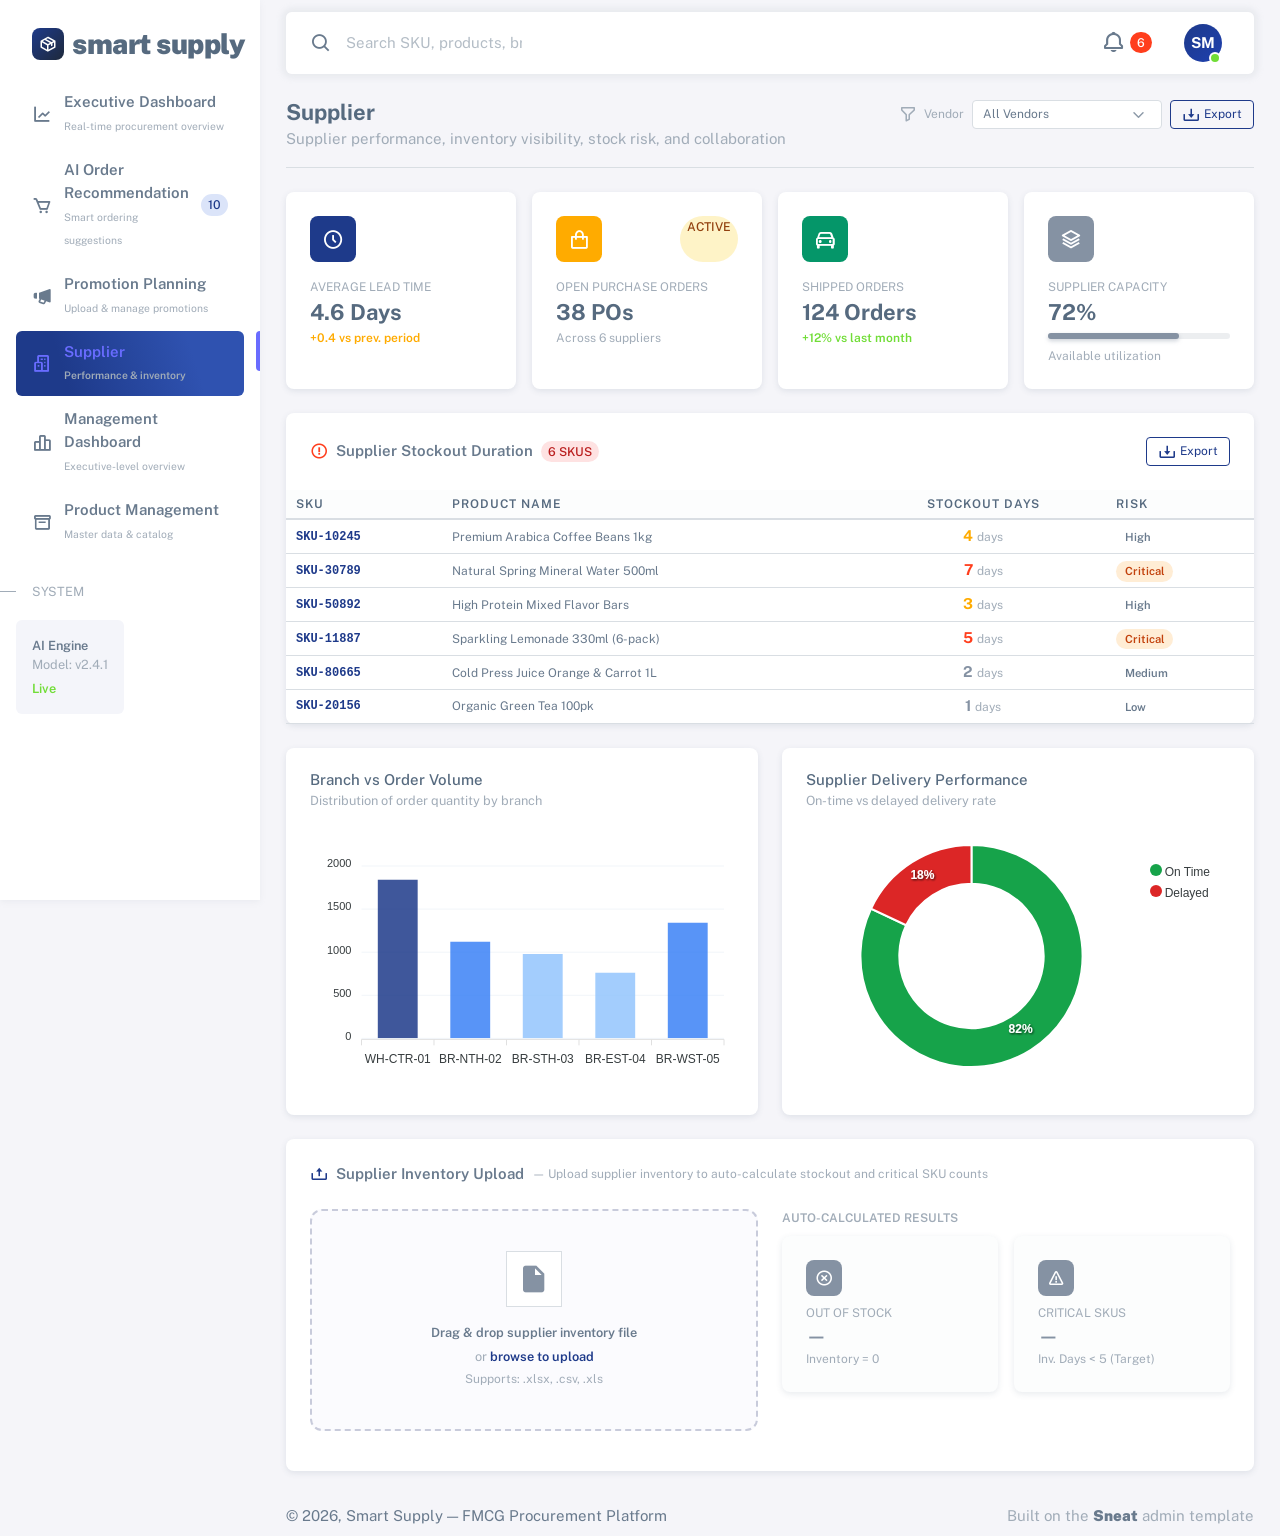
<file: html/supplier.html>
<!DOCTYPE html>
<html lang="en" class="light-style layout-menu-fixed" dir="ltr" data-theme="theme-default"
  data-assets-path="../assets/" data-template="vertical-menu-template-free">
  <head>
    <meta charset="utf-8" />
    <meta name="viewport" content="width=device-width, initial-scale=1.0, user-scalable=no, minimum-scale=1.0, maximum-scale=1.0" />
    <title>Supplier | Smart Supply — FMCG Procurement Platform</title>
    <meta name="description" content="Smart Supply — AI-powered FMCG procurement platform" />
    <link rel="icon" type="image/x-icon" href="../assets/img/favicon/favicon.ico" />
    <link rel="preconnect" href="https://fonts.googleapis.com" />
    <link rel="preconnect" href="https://fonts.gstatic.com" crossorigin />
    <link href="https://fonts.googleapis.com/css2?family=Public+Sans:ital,wght@0,300;0,400;0,500;0,600;0,700;1,300;1,400;1,500;1,600;1,700&display=swap" rel="stylesheet" />
    <link rel="stylesheet" href="../assets/vendor/fonts/boxicons.css" />
    <link rel="stylesheet" href="../assets/vendor/css/core.css" class="template-customizer-core-css" />
    <link rel="stylesheet" href="../assets/vendor/css/theme-default.css" class="template-customizer-theme-css" />
    <link rel="stylesheet" href="../assets/css/demo.css" />
    <link rel="stylesheet" href="../assets/vendor/libs/perfect-scrollbar/perfect-scrollbar.css" />
    <link rel="stylesheet" href="../assets/vendor/libs/apex-charts/apex-charts.css" />
    <link rel="stylesheet" href="../assets/css/custom.css" />
    
    <script src="../assets/vendor/js/helpers.js"></script>
    <script src="../assets/js/config.js"></script>
  </head>

  <body>
    <div class="layout-wrapper layout-content-navbar">
      <div class="layout-container">
        <aside id="layout-menu" class="layout-menu menu-vertical menu bg-menu-theme">
          <div class="app-brand demo">
            <a href="index.html" class="app-brand-link">
              <span class="app-brand-logo demo">
                <span class="d-flex align-items-center justify-content-center" style="width:32px;height:32px;border-radius:8px;background:linear-gradient(135deg,#1e3a8a,#1e293b);">
                  <i class="bx bx-package text-white" style="font-size:18px;"></i>
                </span>
              </span>
              <span class="app-brand-text demo menu-text fw-bolder ms-2">Smart Supply</span>
            </a>
            <a href="javascript:void(0);" class="layout-menu-toggle menu-link text-large ms-auto d-block d-xl-none">
              <i class="bx bx-chevron-left bx-sm align-middle"></i>
            </a>
          </div>

          <div class="menu-inner-shadow"></div>
          <ul class="menu-inner py-1">
            <li class="menu-item">
              <a href="index.html" class="menu-link">
                <i class="menu-icon tf-icons bx bx-line-chart"></i>
                <div>
                  <div class="fw-semibold">Executive Dashboard</div>
                  <small class="text-muted" style="font-size:.65rem;">Real-time procurement overview</small>
                </div>
                
              </a>
            </li>
            <li class="menu-item">
              <a href="order-recommendations.html" class="menu-link">
                <i class="menu-icon tf-icons bx bx-cart"></i>
                <div>
                  <div class="fw-semibold">AI Order Recommendation</div>
                  <small class="text-muted" style="font-size:.65rem;">Smart ordering suggestions</small>
                </div>
                <span class="badge bg-label-primary rounded-pill ms-2">10</span>
              </a>
            </li>
            <li class="menu-item">
              <a href="promotion-planning.html" class="menu-link">
                <i class="menu-icon tf-icons bx bxs-megaphone"></i>
                <div>
                  <div class="fw-semibold">Promotion Planning</div>
                  <small class="text-muted" style="font-size:.65rem;">Upload & manage promotions</small>
                </div>
                
              </a>
            </li>
            <li class="menu-item active">
              <a href="supplier.html" class="menu-link">
                <i class="menu-icon tf-icons bx bx-buildings"></i>
                <div>
                  <div class="fw-semibold">Supplier</div>
                  <small class="text-muted" style="font-size:.65rem;">Performance & inventory</small>
                </div>
                
              </a>
            </li>
            <li class="menu-item">
              <a href="management.html" class="menu-link">
                <i class="menu-icon tf-icons bx bx-bar-chart-alt-2"></i>
                <div>
                  <div class="fw-semibold">Management Dashboard</div>
                  <small class="text-muted" style="font-size:.65rem;">Executive-level overview</small>
                </div>
                
              </a>
            </li>
            <li class="menu-item">
              <a href="product-management.html" class="menu-link">
                <i class="menu-icon tf-icons bx bx-box"></i>
                <div>
                  <div class="fw-semibold">Product Management</div>
                  <small class="text-muted" style="font-size:.65rem;">Master data & catalog</small>
                </div>
                
              </a>
            </li>
            <li class="menu-header small text-uppercase"><span class="menu-header-text">System</span></li>
            <li class="px-3 pb-3">
              <div class="p-3 rounded" style="background:#f4f5fa;">
                <p class="mb-0 fw-semibold small">AI Engine</p>
                <p class="mb-1 text-muted small">Model: v2.4.1</p>
                <div class="d-flex align-items-center gap-1">
                  <span class="badge badge-dot bg-success"></span>
                  <span class="small text-success fw-semibold">Live</span>
                </div>
              </div>
            </li>

          </ul>
        </aside>

        <div class="layout-page">
          <nav class="layout-navbar container-xxl navbar navbar-expand-xl navbar-detached align-items-center bg-navbar-theme" id="layout-navbar">
            <div class="layout-menu-toggle navbar-nav align-items-xl-center me-3 me-xl-0 d-xl-none">
              <a class="nav-item nav-link px-0 me-xl-4" href="javascript:void(0)">
                <i class="bx bx-menu bx-sm"></i>
              </a>
            </div>
            <div class="navbar-nav-right d-flex align-items-center" id="navbar-collapse">
              <div class="navbar-nav align-items-center">
                <div class="nav-item d-flex align-items-center">
                  <i class="bx bx-search fs-4 lh-0"></i>
                  <input type="text" class="form-control border-0 shadow-none" placeholder="Search SKU, products, branches..." aria-label="Search..." />
                </div>
              </div>
              <ul class="navbar-nav flex-row align-items-center ms-auto">
                <li class="nav-item lh-1 me-3 dropdown">
                  <a class="nav-link dropdown-toggle hide-arrow position-relative" href="javascript:void(0);" data-bs-toggle="dropdown">
                    <i class="bx bx-bell bx-sm"></i>
                    <span class="badge bg-danger rounded-pill badge-notifications">6</span>
                  </a>
                  <ul class="dropdown-menu dropdown-menu-end py-0">
                    <li class="dropdown-menu-header border-bottom">
                      <div class="dropdown-header d-flex align-items-center py-3">
                        <h6 class="mb-0 me-auto">Procurement Alerts</h6>
                        <span class="badge bg-label-primary rounded-pill">6 New</span>
                      </div>
                    </li>
                    <li class="dropdown-notifications-list scrollable-container">
                      <ul class="list-group list-group-flush">
                        <li class="list-group-item list-group-item-action dropdown-notifications-item">
                          <small class="text-danger fw-semibold">8 SKUs will stock out within 48 hours</small>
                        </li>
                        <li class="list-group-item list-group-item-action dropdown-notifications-item">
                          <small class="text-warning fw-semibold">Tehran Foods Co. delayed 3.2 days avg this week</small>
                        </li>
                        <li class="list-group-item list-group-item-action dropdown-notifications-item">
                          <small class="text-info fw-semibold">High shortage risk detected for 12 SKUs</small>
                        </li>
                      </ul>
                    </li>
                  </ul>
                </li>
                <li class="nav-item navbar-dropdown dropdown-user dropdown">
                  <a class="nav-link dropdown-toggle hide-arrow" href="javascript:void(0);" data-bs-toggle="dropdown">
                    <div class="avatar avatar-online">
                      <span class="avatar-initial rounded-circle" style="background:linear-gradient(135deg,#1e3a8a,#1e40af);color:#fff;display:flex;align-items:center;justify-content:center;font-weight:700;">SM</span>
                    </div>
                  </a>
                  <ul class="dropdown-menu dropdown-menu-end">
                    <li>
                      <a class="dropdown-item" href="javascript:void(0);">
                        <div class="d-flex">
                          <div class="flex-shrink-0 me-3">
                            <div class="avatar avatar-online">
                              <span class="avatar-initial rounded-circle" style="background:linear-gradient(135deg,#1e3a8a,#1e40af);color:#fff;display:flex;align-items:center;justify-content:center;font-weight:700;">SM</span>
                            </div>
                          </div>
                          <div class="flex-grow-1">
                            <span class="fw-semibold d-block">Supply Manager</span>
                            <small class="text-muted">Procurement Team</small>
                          </div>
                        </div>
                      </a>
                    </li>
                    <li><div class="dropdown-divider"></div></li>
                    <li><a class="dropdown-item" href="javascript:void(0);"><i class="bx bx-user me-2"></i><span class="align-middle">My Profile</span></a></li>
                    <li><a class="dropdown-item" href="javascript:void(0);"><i class="bx bx-cog me-2"></i><span class="align-middle">Settings</span></a></li>
                    <li><div class="dropdown-divider"></div></li>
                    <li><a class="dropdown-item" href="javascript:void(0);"><i class="bx bx-power-off me-2"></i><span class="align-middle">Log Out</span></a></li>
                  </ul>
                </li>
              </ul>
            </div>
          </nav>

          <div class="content-wrapper">
            <div class="container-xxl flex-grow-1 container-p-y">

              <div class="d-flex align-items-start justify-content-between pb-3 mb-4 border-bottom flex-wrap gap-3">
                <div>
                  <h4 class="fw-bold mb-1">Supplier</h4>
                  <p class="text-muted mb-0">Supplier performance, inventory visibility, stock risk, and collaboration</p>
                </div>
                <div class="d-flex align-items-center gap-2">
                  <i class="bx bx-filter-alt text-muted"></i>
                  <label class="text-xs text-muted">Vendor</label>
                  <select class="form-select form-select-sm" style="width:190px;">
                    <option>All Vendors</option>
                    <option>Alifard Saveh</option>
                    <option>Alifard Firouzkouh</option>
                    <option>Lavin Govar</option>
                    <option>Roxan and Dara</option>
                    <option>Shiva Firouzkouh</option>
                    <option>Shiva Hashtgerd</option>
                  </select>
                  <button class="btn btn-outline-primary btn-sm"><i class="bx bx-download me-1"></i>Export</button>
                </div>
              </div>

              <!-- KPI Cards -->
              <div class="row g-3 mb-4">
                <div class="col-sm-6 col-lg-3">
                  <div class="card h-100"><div class="card-body">
                    <div class="kpi-icon-tile bg-primary mb-3"><i class="bx bx-time-five text-white fs-4"></i></div>
                    <p class="text-xs text-muted text-uppercase mb-1">Average Lead Time</p>
                    <h4 class="fw-bold mb-1">4.6 Days</h4>
                    <p class="text-xs text-warning fw-semibold mb-0">+0.4 vs prev. period</p>
                  </div></div>
                </div>
                <div class="col-sm-6 col-lg-3">
                  <div class="card h-100 border-warning-subtle"><div class="card-body">
                    <div class="d-flex justify-content-between mb-3">
                      <div class="kpi-icon-tile bg-warning"><i class="bx bx-shopping-bag text-white fs-4"></i></div>
                      <span class="badge badge-soft-warning rounded-pill">Active</span>
                    </div>
                    <p class="text-xs text-muted text-uppercase mb-1">Open Purchase Orders</p>
                    <h4 class="fw-bold mb-1">38 POs</h4>
                    <p class="text-xs text-muted mb-0">Across 6 suppliers</p>
                  </div></div>
                </div>
                <div class="col-sm-6 col-lg-3">
                  <div class="card h-100"><div class="card-body">
                    <div class="kpi-icon-tile mb-3" style="background:#059669;"><i class="bx bx-car text-white fs-4"></i></div>
                    <p class="text-xs text-muted text-uppercase mb-1">Shipped Orders</p>
                    <h4 class="fw-bold mb-1">124 Orders</h4>
                    <p class="text-xs text-success fw-semibold mb-0">+12% vs last month</p>
                  </div></div>
                </div>
                <div class="col-sm-6 col-lg-3">
                  <div class="card h-100"><div class="card-body">
                    <div class="kpi-icon-tile bg-secondary mb-3"><i class="bx bx-layer text-white fs-4"></i></div>
                    <p class="text-xs text-muted text-uppercase mb-1">Supplier Capacity</p>
                    <h4 class="fw-bold mb-2">72%</h4>
                    <div class="progress" style="height:6px;"><div class="progress-bar bg-secondary" style="width:72%"></div></div>
                    <p class="text-xs text-muted mt-2 mb-0">Available utilization</p>
                  </div></div>
                </div>
              </div>

              <!-- Stockout Table -->
              <div class="card mb-4">
                <div class="card-header d-flex align-items-center justify-content-between">
                  <div class="d-flex align-items-center gap-2">
                    <i class="bx bx-error-circle text-danger"></i>
                    <span class="fw-semibold">Supplier Stockout Duration</span>
                    <span class="badge badge-soft-danger rounded-pill">6 SKUs</span>
                  </div>
                  <button class="btn btn-sm btn-outline-primary"><i class="bx bx-download me-1"></i>Export</button>
                </div>
                <div class="table-responsive">
                  <table class="table table-sm mb-0">
                    <thead class="table-light">
                      <tr class="text-xs text-uppercase">
                        <th>SKU</th><th>Product Name</th><th class="text-center">Stockout Days</th><th>Risk</th>
                      </tr>
                    </thead>
                    <tbody>
                    <tr>
                      <td class="font-monospace fw-bold text-primary text-xs">SKU-10245</td>
                      <td class="text-xs fw-medium">Premium Arabica Coffee Beans 1kg</td>
                      <td class="text-center"><span class="fw-bold text-warning">4</span> <span class="text-muted text-xs">days</span></td>
                      <td><span class="risk-badge risk-high">High</span></td>
                    </tr>
                    <tr>
                      <td class="font-monospace fw-bold text-primary text-xs">SKU-30789</td>
                      <td class="text-xs fw-medium">Natural Spring Mineral Water 500ml</td>
                      <td class="text-center"><span class="fw-bold text-danger">7</span> <span class="text-muted text-xs">days</span></td>
                      <td><span class="risk-badge risk-critical">Critical</span></td>
                    </tr>
                    <tr>
                      <td class="font-monospace fw-bold text-primary text-xs">SKU-50892</td>
                      <td class="text-xs fw-medium">High Protein Mixed Flavor Bars</td>
                      <td class="text-center"><span class="fw-bold text-warning">3</span> <span class="text-muted text-xs">days</span></td>
                      <td><span class="risk-badge risk-high">High</span></td>
                    </tr>
                    <tr>
                      <td class="font-monospace fw-bold text-primary text-xs">SKU-11887</td>
                      <td class="text-xs fw-medium">Sparkling Lemonade 330ml (6-pack)</td>
                      <td class="text-center"><span class="fw-bold text-danger">5</span> <span class="text-muted text-xs">days</span></td>
                      <td><span class="risk-badge risk-critical">Critical</span></td>
                    </tr>
                    <tr>
                      <td class="font-monospace fw-bold text-primary text-xs">SKU-80665</td>
                      <td class="text-xs fw-medium">Cold Press Juice Orange & Carrot 1L</td>
                      <td class="text-center"><span class="fw-bold text-secondary">2</span> <span class="text-muted text-xs">days</span></td>
                      <td><span class="risk-badge risk-medium">Medium</span></td>
                    </tr>
                    <tr>
                      <td class="font-monospace fw-bold text-primary text-xs">SKU-20156</td>
                      <td class="text-xs fw-medium">Organic Green Tea 100pk</td>
                      <td class="text-center"><span class="fw-bold text-secondary">1</span> <span class="text-muted text-xs">days</span></td>
                      <td><span class="risk-badge risk-low">Low</span></td>
                    </tr>

                    </tbody>
                  </table>
                </div>
              </div>

              <!-- Charts -->
              <div class="row g-4 mb-4">
                <div class="col-lg-6">
                  <div class="card h-100">
                    <div class="card-header">
                      <h6 class="mb-0">Branch vs Order Volume</h6>
                      <small class="text-muted">Distribution of order quantity by branch</small>
                    </div>
                    <div class="card-body"><div id="chartBranchDemand"></div></div>
                  </div>
                </div>
                <div class="col-lg-6">
                  <div class="card h-100">
                    <div class="card-header">
                      <h6 class="mb-0">Supplier Delivery Performance</h6>
                      <small class="text-muted">On-time vs delayed delivery rate</small>
                    </div>
                    <div class="card-body"><div id="chartDeliveryDonut"></div></div>
                  </div>
                </div>
              </div>

              <!-- Supplier Inventory Upload -->
              <div class="card">
                <div class="card-header d-flex align-items-center gap-2">
                  <i class="bx bx-upload text-primary"></i>
                  <span class="fw-semibold">Supplier Inventory Upload</span>
                  <span class="text-xs text-muted">— Upload supplier inventory to auto-calculate stockout and critical SKU counts</span>
                </div>
                <div class="card-body">
                  <div class="row g-4">
                    <div class="col-lg-6">
                      <div class="dropzone mb-3" onclick="document.getElementById('supFileInput').click()">
                        <input type="file" id="supFileInput" accept=".xlsx,.csv,.xls" class="d-none"
                          onchange="document.getElementById('supUploadResult').classList.remove('d-none'); document.getElementById('supFileName').innerText = this.files[0]?.name || '';" />
                        <div class="d-flex align-items-center justify-content-center rounded-4 mx-auto mb-3 border" style="width:56px;height:56px;background:#fff;">
                          <i class="bx bxs-file-blank fs-2 text-secondary"></i>
                        </div>
                        <p class="fw-semibold mb-1 small">Drag &amp; drop supplier inventory file</p>
                        <p class="text-muted small mb-1">or <span class="text-primary fw-semibold">browse to upload</span></p>
                        <p class="text-xs text-muted mb-0">Supports: .xlsx, .csv, .xls</p>
                      </div>
                      <div id="supUploadResult" class="d-none alert d-flex align-items-center gap-3" style="background:#dbeafe;border-color:#bfdbfe;">
                        <i class="bx bxs-file-blank text-primary fs-4"></i>
                        <div class="flex-grow-1">
                          <p class="mb-0 fw-semibold small text-primary" id="supFileName"></p>
                          <p class="mb-0 text-xs text-primary">Ready to process</p>
                        </div>
                        <button class="btn btn-sm btn-primary" onclick="processUpload()">Process</button>
                      </div>
                    </div>
                    <div class="col-lg-6">
                      <p class="text-xs fw-semibold text-uppercase text-muted mb-2">Auto-Calculated Results</p>
                      <div class="row g-3">
                        <div class="col-6">
                          <div class="card border-secondary-subtle bg-light h-100" id="oosCard">
                            <div class="card-body">
                              <div class="kpi-icon-tile bg-secondary mb-2" style="width:36px;height:36px;"><i class="bx bx-x-circle text-white"></i></div>
                              <p class="text-xs text-muted text-uppercase mb-1">Out of Stock</p>
                              <h5 class="fw-bold text-secondary mb-1" id="oosValue">—</h5>
                              <p class="text-xs text-muted mb-0">Inventory = 0</p>
                            </div>
                          </div>
                        </div>
                        <div class="col-6">
                          <div class="card border-secondary-subtle bg-light h-100" id="critCard">
                            <div class="card-body">
                              <div class="kpi-icon-tile bg-secondary mb-2" style="width:36px;height:36px;"><i class="bx bx-error text-white"></i></div>
                              <p class="text-xs text-muted text-uppercase mb-1">Critical SKUs</p>
                              <h5 class="fw-bold text-secondary mb-1" id="critValue">—</h5>
                              <p class="text-xs text-muted mb-0">Inv. Days &lt; 5 (Target)</p>
                            </div>
                          </div>
                        </div>
                      </div>
                      <div id="uploadSummary" class="d-none card mt-3">
                        <div class="card-body">
                          <p class="fw-semibold text-xs mb-2">Upload Summary</p>
                          <div class="d-flex justify-content-between text-xs mb-1"><span class="text-muted">Total SKUs Processed</span><span class="fw-bold">248</span></div>
                          <div class="d-flex justify-content-between text-xs mb-1"><span class="text-muted">In Stock SKUs</span><span class="fw-bold text-success">225</span></div>
                          <div class="d-flex justify-content-between text-xs mb-1"><span class="text-muted">Out of Stock SKUs</span><span class="fw-bold text-danger">14</span></div>
                          <div class="d-flex justify-content-between text-xs"><span class="text-muted">Critical SKUs (&lt;5d)</span><span class="fw-bold text-warning">9</span></div>
                        </div>
                      </div>
                    </div>
                  </div>
                </div>
              </div>

            </div>
            <footer class="content-footer footer bg-footer-theme">
              <div class="container-xxl d-flex flex-wrap justify-content-between py-2 flex-md-row flex-column">
                <div class="mb-2 mb-md-0">
                  © <script>document.write(new Date().getFullYear());</script>, Smart Supply — FMCG Procurement Platform
                </div>
                <div>
                  <span class="text-muted">Built on the</span>
                  <a href="https://themeselection.com/products/sneat-bootstrap-html-admin-template/" target="_blank" class="footer-link fw-bolder">Sneat</a>
                  <span class="text-muted">admin template</span>
                </div>
              </div>
            </footer>

            <div class="content-backdrop fade"></div>
          </div>
        </div>
      </div>
      <div class="layout-overlay layout-menu-toggle"></div>
    </div>

    <script src="../assets/vendor/libs/jquery/jquery.js"></script>
    <script src="../assets/vendor/libs/popper/popper.js"></script>
    <script src="../assets/vendor/js/bootstrap.js"></script>
    <script src="../assets/vendor/libs/perfect-scrollbar/perfect-scrollbar.js"></script>
    <script src="../assets/vendor/js/menu.js"></script>
    <script src="../assets/vendor/libs/apex-charts/apexcharts.js"></script>
    <script src="../assets/js/main.js"></script>

    <script>
      new ApexCharts(document.querySelector("#chartBranchDemand"), {
        chart: { type: 'bar', height: 240, toolbar: { show: false } },
        series: [{ name: 'Order Quantity', data: [1840, 1120, 980, 760, 1340] }],
        xaxis: { categories: ['WH-CTR-01','BR-NTH-02','BR-STH-03','BR-EST-04','BR-WST-05'] },
        plotOptions: { bar: { borderRadius: 4, distributed: true, columnWidth: '55%' } },
        colors: [1840,1120,980,760,1340].map(v => v >= 1500 ? '#1e3a8a' : v >= 1000 ? '#3b82f6' : '#93c5fd'),
        legend: { show: false },
        grid: { borderColor: '#f1f5f9' },
        dataLabels: { enabled: false }
      }).render();

      new ApexCharts(document.querySelector("#chartDeliveryDonut"), {
        chart: { type: 'donut', height: 240 },
        series: [82, 18],
        labels: ['On Time', 'Delayed'],
        colors: ['#16a34a', '#dc2626'],
        legend: { position: 'right' },
        dataLabels: { formatter: v => Math.round(v) + '%' }
      }).render();

      function processUpload() {
        document.getElementById('oosValue').innerText = '14';
        document.getElementById('critValue').innerText = '9';
        document.getElementById('oosCard').classList.remove('border-secondary-subtle', 'bg-light');
        document.getElementById('oosCard').classList.add('border-danger-subtle', 'bg-danger-subtle', 'bg-opacity-25');
        document.getElementById('critCard').classList.remove('border-secondary-subtle', 'bg-light');
        document.getElementById('critCard').classList.add('border-warning-subtle', 'bg-warning-subtle', 'bg-opacity-25');
        document.getElementById('uploadSummary').classList.remove('d-none');
      }
    </script>

  </body>
</html>
</file>
